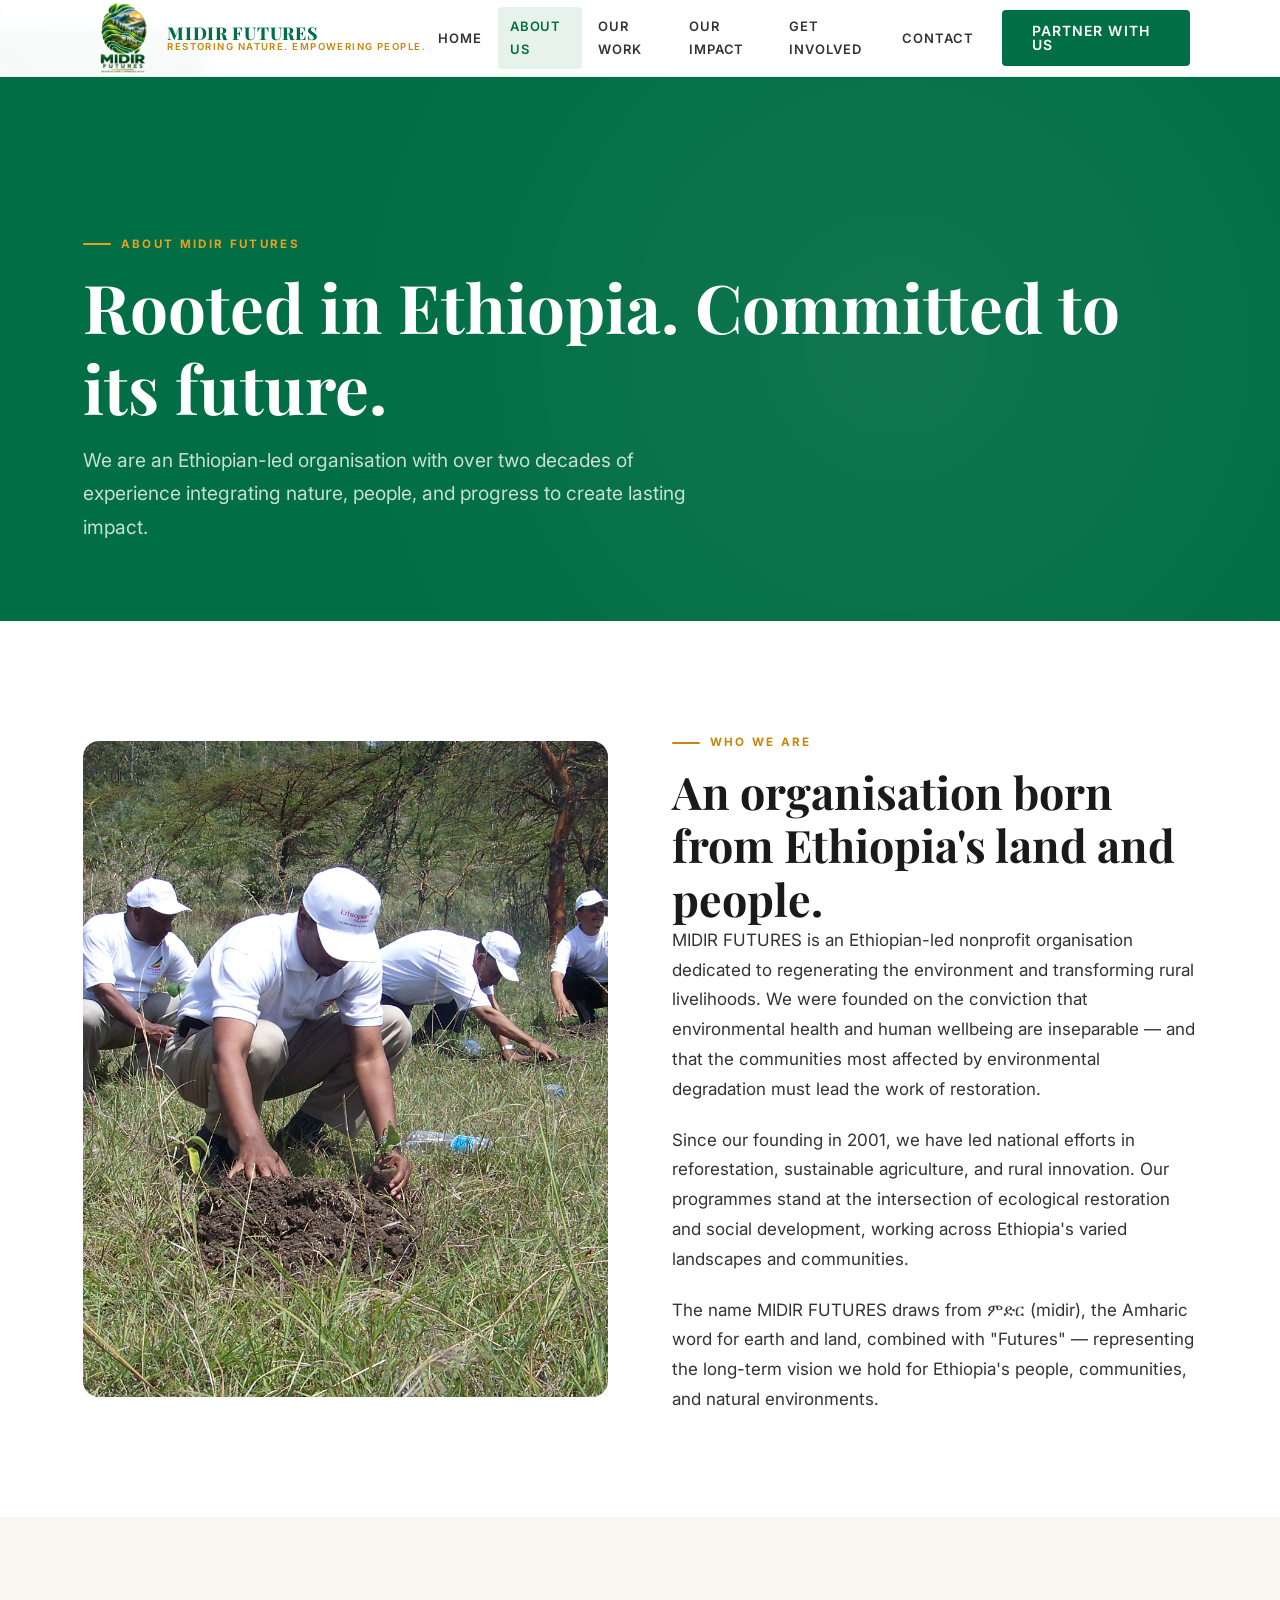
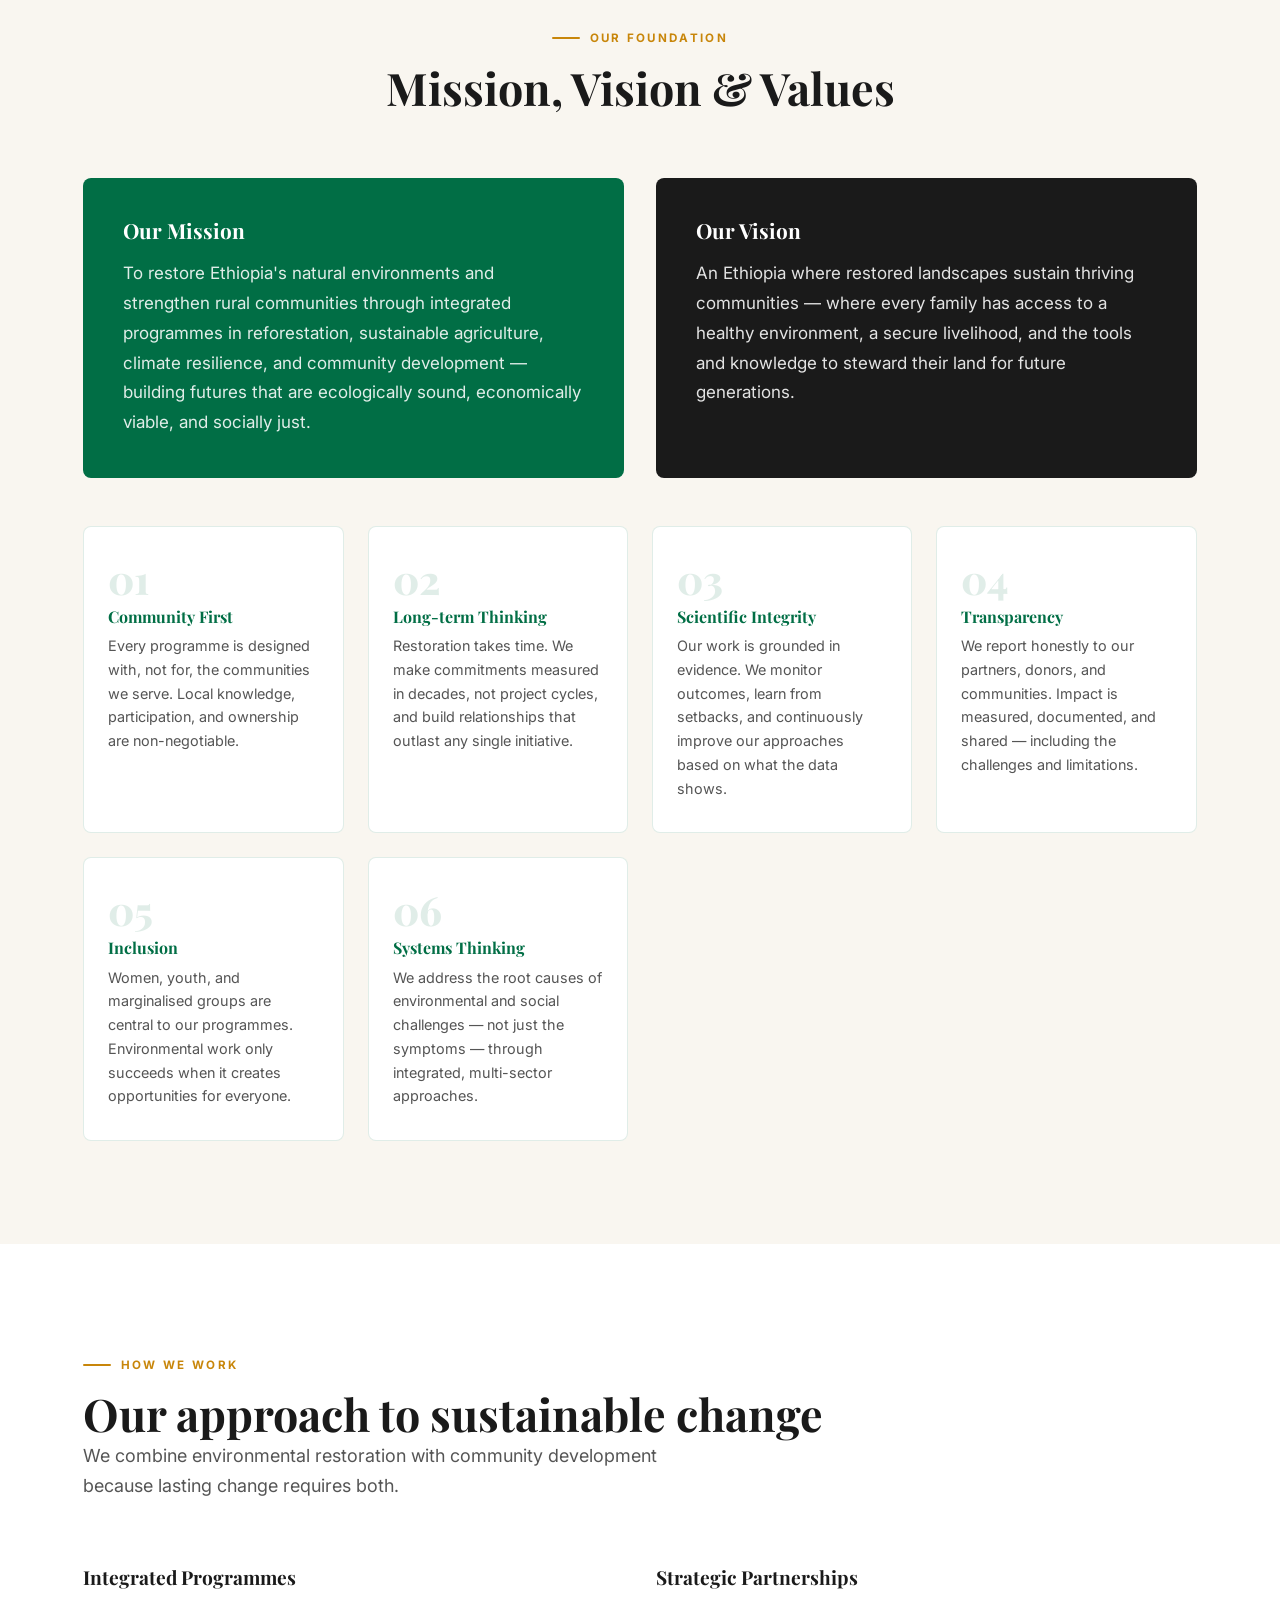
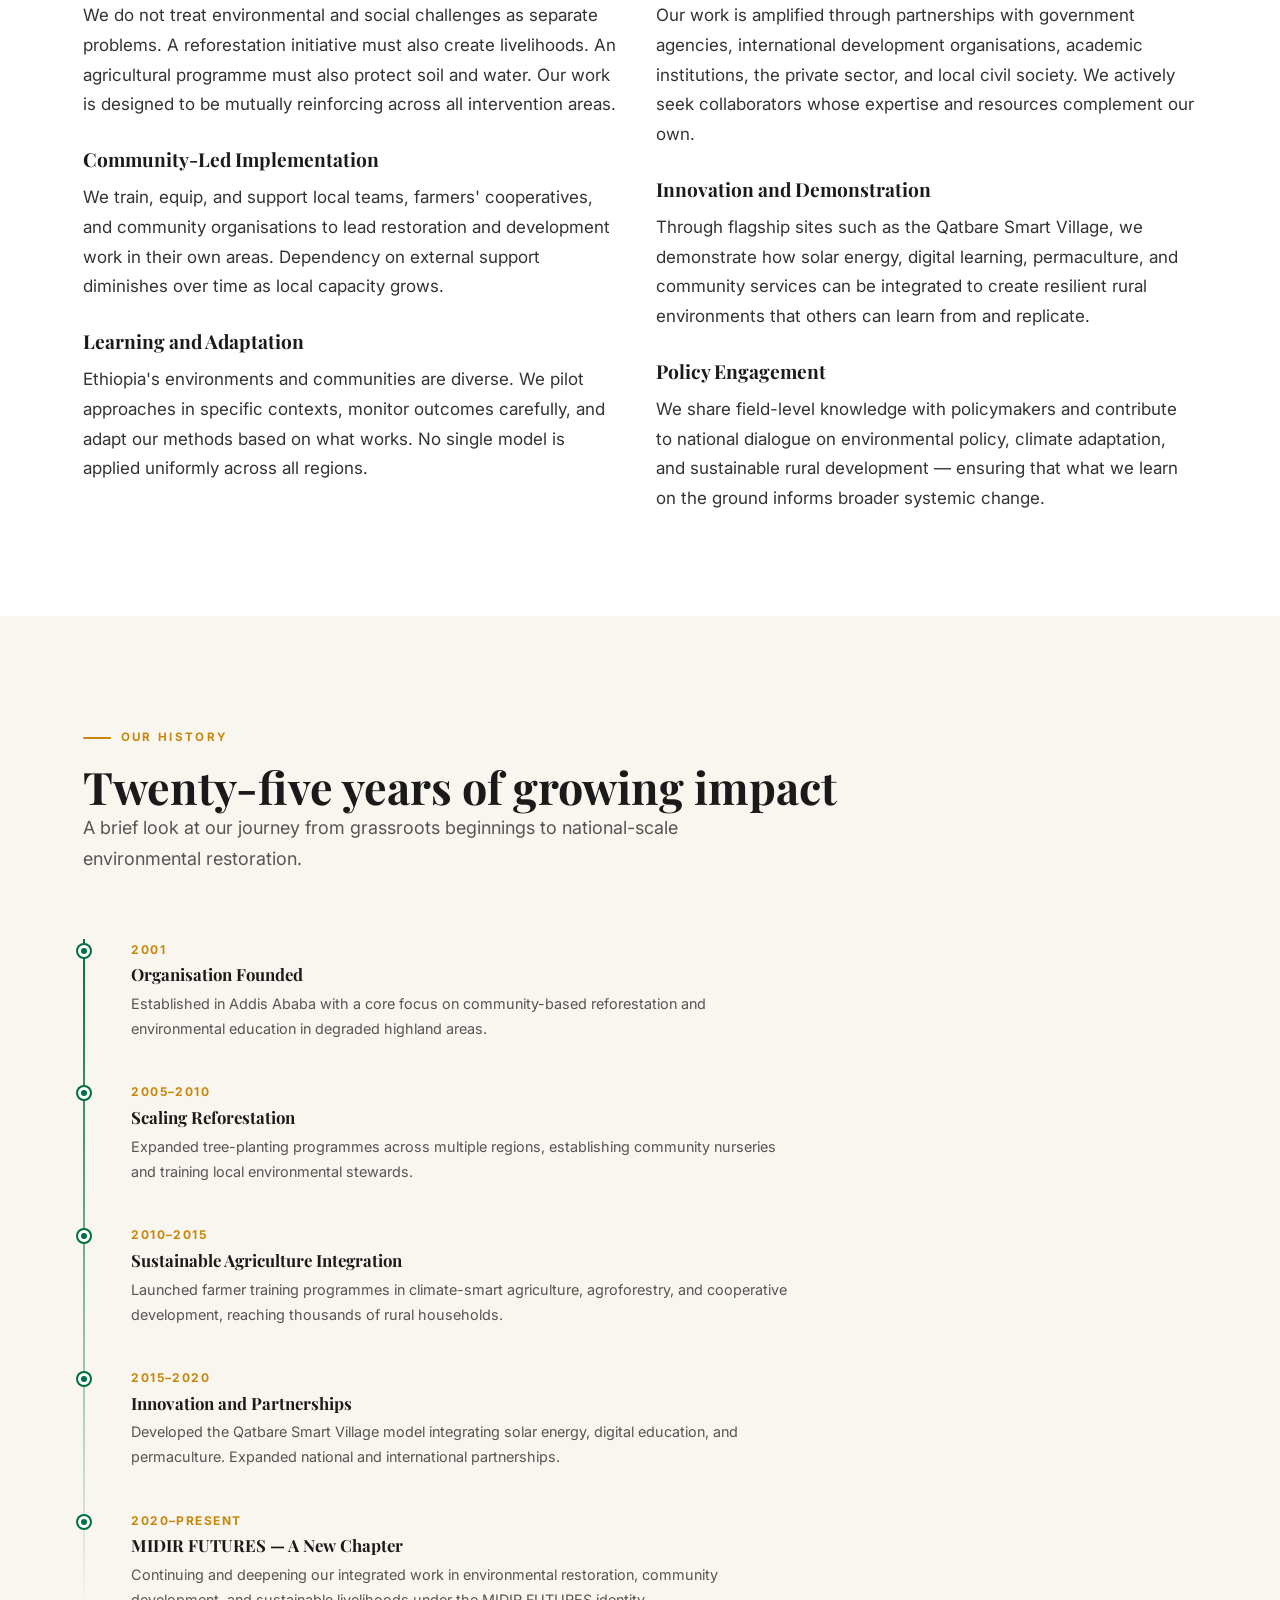
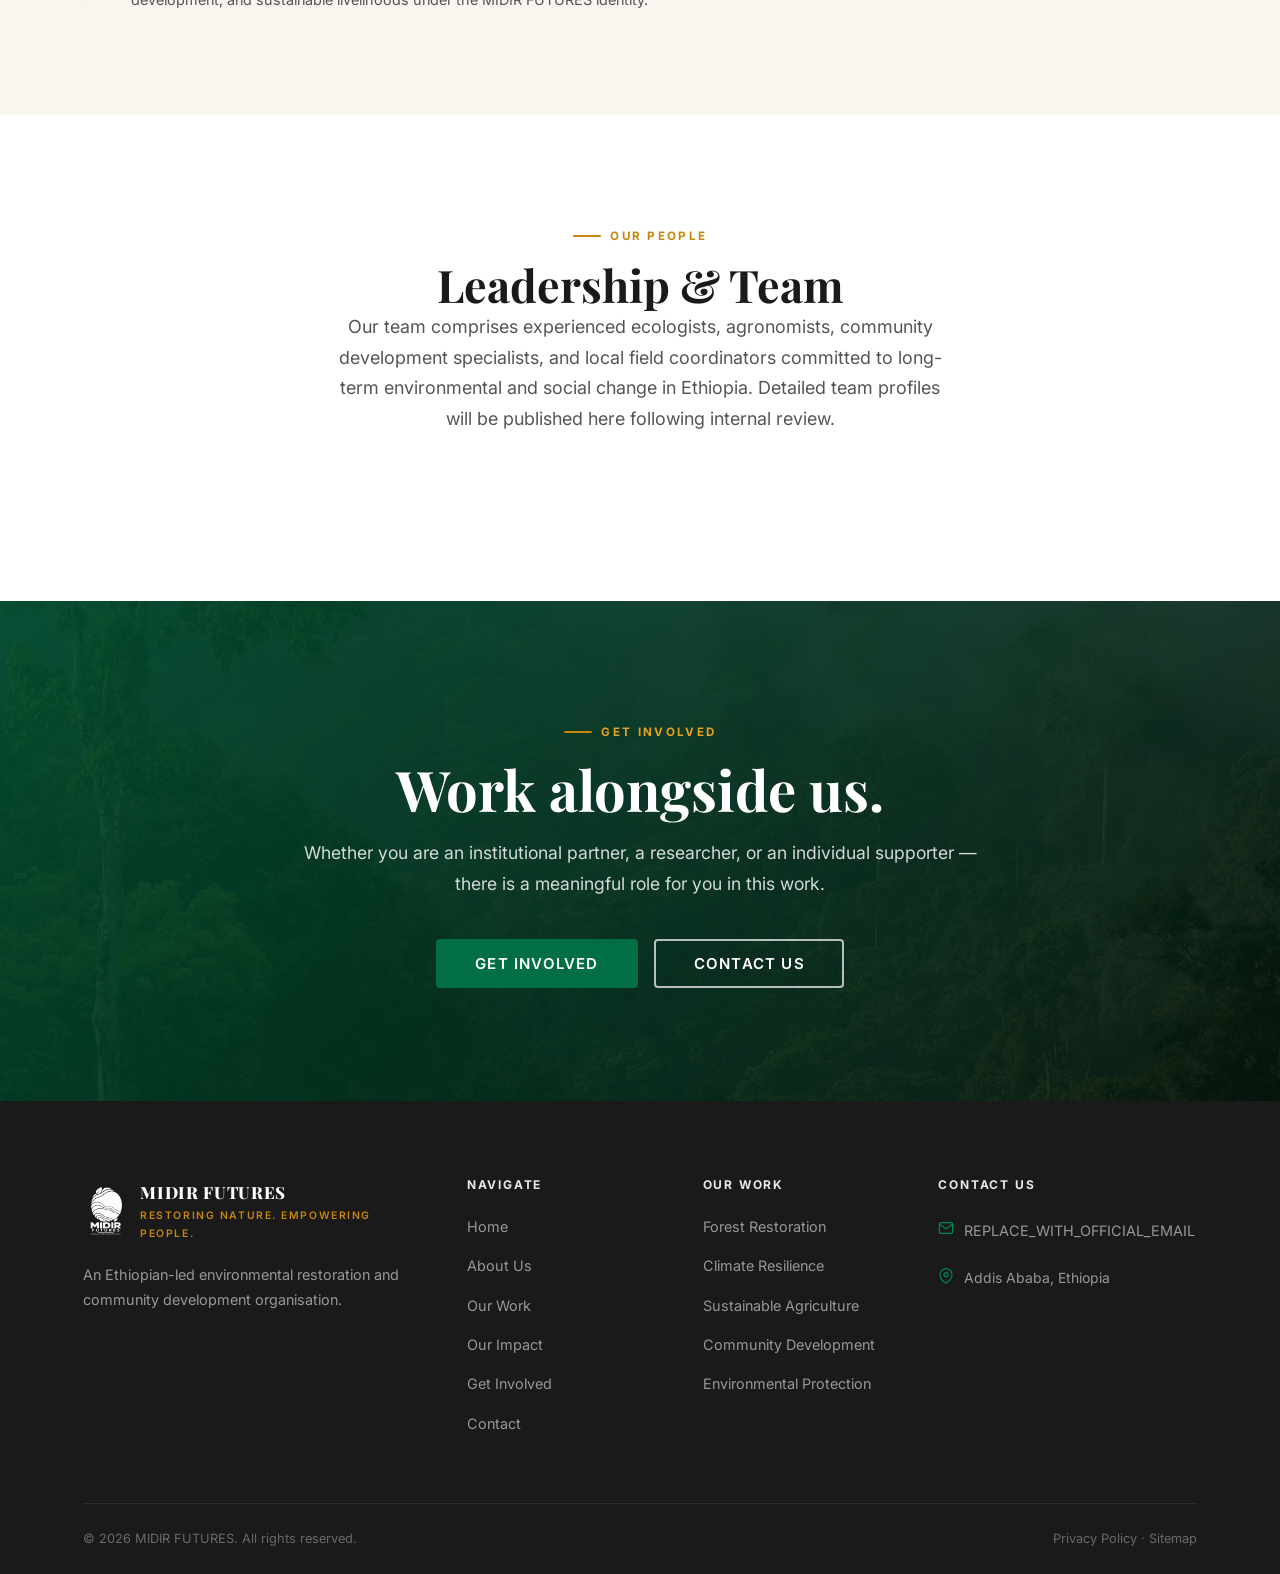
<file: about.html>
<!DOCTYPE html>
<html lang="en">
<head>
  <meta charset="UTF-8" />
  <meta name="viewport" content="width=device-width, initial-scale=1.0" />
  <title>About Us — MIDIR FUTURES</title>
  <meta name="description" content="Learn about MIDIR FUTURES — our mission, vision, values, history, and approach to environmental restoration and community development in Ethiopia." />
  <link rel="canonical" href="https://REPLACE_WITH_OFFICIAL_DOMAIN/about.html" />
  <meta property="og:title" content="About Us — MIDIR FUTURES" />
  <meta property="og:description" content="MIDIR FUTURES: Over 25 years restoring Ethiopia's landscapes and empowering communities." />
  <meta property="og:url" content="https://REPLACE_WITH_OFFICIAL_DOMAIN/about.html" />
  <link rel="preconnect" href="https://fonts.googleapis.com" />
  <link rel="preconnect" href="https://fonts.gstatic.com" crossorigin />
  <link href="https://fonts.googleapis.com/css2?family=Playfair+Display:ital,wght@0,700;0,800;0,900;1,700;1,800&family=Inter:wght@300;400;500;600;700&display=swap" rel="stylesheet" />
  <link rel="stylesheet" href="assets/css/style.css" />
  <link rel="stylesheet" href="assets/css/responsive.css" />
  <link rel="stylesheet" href="assets/css/animations.css" />
  <link rel="icon" type="image/png" href="assets/images/logo/logo.png" />
</head>
<body>

  <a class="skip-link" href="#main-content">Skip to main content</a>

  <header class="site-header" role="banner">
    <div class="nav-container">
      <a href="index.html" class="nav-logo" aria-label="MIDIR FUTURES — Home">
        <img src="assets/images/logo/logo.png" alt="MIDIR FUTURES logo" width="46" height="46" />
        <div class="nav-logo-text">
          <span class="nav-logo-name">MIDIR FUTURES</span>
          <span class="nav-logo-tagline">Restoring Nature. Empowering People.</span>
        </div>
      </a>
      <nav class="nav-menu" role="navigation" aria-label="Main navigation">
        <a href="index.html">Home</a>
        <a href="about.html" class="active">About Us</a>
        <a href="work.html">Our Work</a>
        <a href="impact.html">Our Impact</a>
        <a href="get-involved.html">Get Involved</a>
        <a href="contact.html">Contact</a>
      </nav>
      <a href="contact.html" class="btn btn--primary nav-cta">Partner With Us</a>
      <button class="nav-toggle" aria-expanded="false" aria-controls="mobile-nav" aria-label="Open navigation menu">
        <span></span><span></span><span></span>
      </button>
    </div>
  </header>

  <nav class="mobile-nav" id="mobile-nav" aria-label="Mobile navigation" role="navigation">
    <a href="index.html">Home</a>
    <a href="about.html" class="active">About Us</a>
    <a href="work.html">Our Work</a>
    <a href="impact.html">Our Impact</a>
    <a href="get-involved.html">Get Involved</a>
    <a href="contact.html">Contact</a>
    <div class="mobile-nav-cta"><a href="contact.html" class="btn btn--primary">Partner With Us</a></div>
  </nav>

  <main id="main-content">

    <!-- Page Hero -->
    <section class="page-hero">
      <div class="container">
        <span class="section-label">About MIDIR FUTURES</span>
        <h1>Rooted in Ethiopia. Committed to its future.</h1>
        <p class="page-hero__subtitle">We are an Ethiopian-led organisation with over two decades of experience integrating nature, people, and progress to create lasting impact.</p>
      </div>
    </section>

    <!-- Introduction -->
    <section class="section">
      <div class="container">
        <div class="mission-split">
          <div class="mission-split__image reveal">
            <img src="assets/images/restoration/restoration-2.jpg"
                 alt="Community members working at a tree nursery in Ethiopia"
                 loading="lazy" width="600" height="750" />
          </div>
          <div class="reveal reveal-delay-2">
            <span class="section-label">Who We Are</span>
            <h2>An organisation born from Ethiopia's land and people.</h2>
            <p>
              MIDIR FUTURES is an Ethiopian-led nonprofit organisation dedicated to regenerating the environment and transforming rural livelihoods. We were founded on the conviction that environmental health and human wellbeing are inseparable — and that the communities most affected by environmental degradation must lead the work of restoration.
            </p>
            <p>
              Since our founding in 2001, we have led national efforts in reforestation, sustainable agriculture, and rural innovation. Our programmes stand at the intersection of ecological restoration and social development, working across Ethiopia's varied landscapes and communities.
            </p>
            <p>
              The name MIDIR FUTURES draws from ምድር (midir), the Amharic word for earth and land, combined with "Futures" — representing the long-term vision we hold for Ethiopia's people, communities, and natural environments.
            </p>
          </div>
        </div>
      </div>
    </section>

    <!-- Mission, Vision, Values -->
    <section class="section section--ivory" aria-labelledby="mvv-heading">
      <div class="container">
        <div class="section-header section-header--center reveal">
          <span class="section-label">Our Foundation</span>
          <h2 id="mvv-heading">Mission, Vision &amp; Values</h2>
        </div>

        <div style="display:grid;grid-template-columns:1fr 1fr;gap:2rem;margin-bottom:3rem;" class="reveal">
          <div style="background:var(--color-forest);color:#fff;padding:2.5rem;border-radius:var(--radius-md);">
            <h3 style="color:#fff;margin-bottom:1rem;font-size:1.3rem;">Our Mission</h3>
            <p style="color:rgba(255,255,255,0.88);margin:0;line-height:1.75;">
              To restore Ethiopia's natural environments and strengthen rural communities through integrated programmes in reforestation, sustainable agriculture, climate resilience, and community development — building futures that are ecologically sound, economically viable, and socially just.
            </p>
          </div>
          <div style="background:var(--color-charcoal);color:#fff;padding:2.5rem;border-radius:var(--radius-md);">
            <h3 style="color:#fff;margin-bottom:1rem;font-size:1.3rem;">Our Vision</h3>
            <p style="color:rgba(255,255,255,0.88);margin:0;line-height:1.75;">
              An Ethiopia where restored landscapes sustain thriving communities — where every family has access to a healthy environment, a secure livelihood, and the tools and knowledge to steward their land for future generations.
            </p>
          </div>
        </div>

        <div class="values-grid reveal">
          <div class="value-card">
            <div class="value-card__num">01</div>
            <h4 class="value-card__title">Community First</h4>
            <p class="value-card__text">Every programme is designed with, not for, the communities we serve. Local knowledge, participation, and ownership are non-negotiable.</p>
          </div>
          <div class="value-card">
            <div class="value-card__num">02</div>
            <h4 class="value-card__title">Long-term Thinking</h4>
            <p class="value-card__text">Restoration takes time. We make commitments measured in decades, not project cycles, and build relationships that outlast any single initiative.</p>
          </div>
          <div class="value-card">
            <div class="value-card__num">03</div>
            <h4 class="value-card__title">Scientific Integrity</h4>
            <p class="value-card__text">Our work is grounded in evidence. We monitor outcomes, learn from setbacks, and continuously improve our approaches based on what the data shows.</p>
          </div>
          <div class="value-card">
            <div class="value-card__num">04</div>
            <h4 class="value-card__title">Transparency</h4>
            <p class="value-card__text">We report honestly to our partners, donors, and communities. Impact is measured, documented, and shared — including the challenges and limitations.</p>
          </div>
          <div class="value-card">
            <div class="value-card__num">05</div>
            <h4 class="value-card__title">Inclusion</h4>
            <p class="value-card__text">Women, youth, and marginalised groups are central to our programmes. Environmental work only succeeds when it creates opportunities for everyone.</p>
          </div>
          <div class="value-card">
            <div class="value-card__num">06</div>
            <h4 class="value-card__title">Systems Thinking</h4>
            <p class="value-card__text">We address the root causes of environmental and social challenges — not just the symptoms — through integrated, multi-sector approaches.</p>
          </div>
        </div>
      </div>
    </section>

    <!-- Our Approach -->
    <section class="section" aria-labelledby="approach-heading">
      <div class="container">
        <div class="section-header reveal">
          <span class="section-label">How We Work</span>
          <h2 id="approach-heading">Our approach to sustainable change</h2>
          <p class="section-subtitle">We combine environmental restoration with community development because lasting change requires both.</p>
        </div>

        <div style="display:grid;grid-template-columns:1fr 1fr;gap:2rem;" class="reveal">
          <div>
            <h3 style="font-size:1.2rem;margin-bottom:0.75rem;">Integrated Programmes</h3>
            <p>We do not treat environmental and social challenges as separate problems. A reforestation initiative must also create livelihoods. An agricultural programme must also protect soil and water. Our work is designed to be mutually reinforcing across all intervention areas.</p>

            <h3 style="font-size:1.2rem;margin-bottom:0.75rem;margin-top:1.75rem;">Community-Led Implementation</h3>
            <p>We train, equip, and support local teams, farmers' cooperatives, and community organisations to lead restoration and development work in their own areas. Dependency on external support diminishes over time as local capacity grows.</p>

            <h3 style="font-size:1.2rem;margin-bottom:0.75rem;margin-top:1.75rem;">Learning and Adaptation</h3>
            <p>Ethiopia's environments and communities are diverse. We pilot approaches in specific contexts, monitor outcomes carefully, and adapt our methods based on what works. No single model is applied uniformly across all regions.</p>
          </div>
          <div>
            <h3 style="font-size:1.2rem;margin-bottom:0.75rem;">Strategic Partnerships</h3>
            <p>Our work is amplified through partnerships with government agencies, international development organisations, academic institutions, the private sector, and local civil society. We actively seek collaborators whose expertise and resources complement our own.</p>

            <h3 style="font-size:1.2rem;margin-bottom:0.75rem;margin-top:1.75rem;">Innovation and Demonstration</h3>
            <p>Through flagship sites such as the Qatbare Smart Village, we demonstrate how solar energy, digital learning, permaculture, and community services can be integrated to create resilient rural environments that others can learn from and replicate.</p>

            <h3 style="font-size:1.2rem;margin-bottom:0.75rem;margin-top:1.75rem;">Policy Engagement</h3>
            <p>We share field-level knowledge with policymakers and contribute to national dialogue on environmental policy, climate adaptation, and sustainable rural development — ensuring that what we learn on the ground informs broader systemic change.</p>
          </div>
        </div>
      </div>
    </section>

    <!-- History Timeline -->
    <section class="section section--ivory" aria-labelledby="history-heading">
      <div class="container">
        <div class="section-header reveal">
          <span class="section-label">Our History</span>
          <h2 id="history-heading">Twenty-five years of growing impact</h2>
          <p class="section-subtitle">A brief look at our journey from grassroots beginnings to national-scale environmental restoration.</p>
        </div>

        <div style="max-width:720px;" class="reveal">
          <div class="timeline">
            <div class="timeline-item">
              <div class="timeline-item__year">2001</div>
              <h4>Organisation Founded</h4>
              <p>Established in Addis Ababa with a core focus on community-based reforestation and environmental education in degraded highland areas.</p>
            </div>
            <div class="timeline-item">
              <div class="timeline-item__year">2005–2010</div>
              <h4>Scaling Reforestation</h4>
              <p>Expanded tree-planting programmes across multiple regions, establishing community nurseries and training local environmental stewards.</p>
            </div>
            <div class="timeline-item">
              <div class="timeline-item__year">2010–2015</div>
              <h4>Sustainable Agriculture Integration</h4>
              <p>Launched farmer training programmes in climate-smart agriculture, agroforestry, and cooperative development, reaching thousands of rural households.</p>
            </div>
            <div class="timeline-item">
              <div class="timeline-item__year">2015–2020</div>
              <h4>Innovation and Partnerships</h4>
              <p>Developed the Qatbare Smart Village model integrating solar energy, digital education, and permaculture. Expanded national and international partnerships.</p>
            </div>
            <div class="timeline-item">
              <div class="timeline-item__year">2020–Present</div>
              <h4>MIDIR FUTURES — A New Chapter</h4>
              <p>Continuing and deepening our integrated work in environmental restoration, community development, and sustainable livelihoods under the MIDIR FUTURES identity.</p>
            </div>
          </div>
        </div>
      </div>
    </section>

    <!-- Team placeholder -->
    <section class="section" aria-labelledby="team-heading">
      <div class="container">
        <div class="section-header section-header--center reveal">
          <span class="section-label">Our People</span>
          <h2 id="team-heading">Leadership &amp; Team</h2>
          <p class="section-subtitle">
            <!-- PLACEHOLDER: Insert approved team profiles and photographs here once confirmed. -->
            Our team comprises experienced ecologists, agronomists, community development specialists, and local field coordinators committed to long-term environmental and social change in Ethiopia. Detailed team profiles will be published here following internal review.
          </p>
        </div>
      </div>
    </section>

    <!-- CTA -->
    <section class="final-cta" aria-labelledby="about-cta">
      <div class="final-cta__bg" style="background-image:url('assets/images/hero/hero-1.jpg');" role="img" aria-label="Community restoration activity in Ethiopia"></div>
      <div class="final-cta__overlay" aria-hidden="true"></div>
      <div class="final-cta__content reveal">
        <span class="section-label" style="color:var(--color-gold-lt);justify-content:center;">Get Involved</span>
        <h2 id="about-cta">Work alongside us.</h2>
        <p>Whether you are an institutional partner, a researcher, or an individual supporter — there is a meaningful role for you in this work.</p>
        <div class="final-cta__actions">
          <a href="get-involved.html" class="btn btn--primary btn--lg">Get Involved</a>
          <a href="contact.html" class="btn btn--outline btn--lg">Contact Us</a>
        </div>
      </div>
    </section>

  </main>

  <footer class="site-footer" role="contentinfo">
    <div class="container">
      <div class="footer-grid">
        <div class="footer-brand">
          <a href="index.html" class="footer-brand__logo" aria-label="MIDIR FUTURES — Home">
            <img src="assets/images/logo/logo.png" alt="MIDIR FUTURES logo" width="48" height="48" loading="lazy" />
            <div><div class="footer-brand__name">MIDIR FUTURES</div><div class="footer-brand__tagline">Restoring Nature. Empowering People.</div></div>
          </a>
          <p class="footer-brand__desc">An Ethiopian-led environmental restoration and community development organisation.</p>
          <div class="footer-socials">
            <a href="#" data-config="social-facebook" aria-label="Facebook"><svg viewBox="0 0 24 24"><path d="M18 2h-3a5 5 0 0 0-5 5v3H7v4h3v8h4v-8h3l1-4h-4V7a1 1 0 0 1 1-1h3z"/></svg></a>
            <a href="#" data-config="social-twitter" aria-label="Twitter"><svg viewBox="0 0 24 24"><path d="M23 3a10.9 10.9 0 0 1-3.14 1.53 4.48 4.48 0 0 0-7.86 3v1A10.66 10.66 0 0 1 3 4s-4 9 5 13a11.64 11.64 0 0 1-7 2c9 5 20 0 20-11.5a4.5 4.5 0 0 0-.08-.83A7.72 7.72 0 0 0 23 3z"/></svg></a>
            <a href="#" data-config="social-linkedin" aria-label="LinkedIn"><svg viewBox="0 0 24 24"><path d="M16 8a6 6 0 0 1 6 6v7h-4v-7a2 2 0 0 0-2-2 2 2 0 0 0-2 2v7h-4v-7a6 6 0 0 1 6-6z"/><rect x="2" y="9" width="4" height="12"/><circle cx="4" cy="4" r="2"/></svg></a>
            <a href="#" data-config="social-instagram" aria-label="Instagram"><svg viewBox="0 0 24 24"><rect x="2" y="2" width="20" height="20" rx="5" ry="5"/><path d="M16 11.37A4 4 0 1 1 12.63 8 4 4 0 0 1 16 11.37z"/><line x1="17.5" y1="6.5" x2="17.51" y2="6.5"/></svg></a>
          </div>
        </div>
        <div class="footer-col"><h4>Navigate</h4><ul><li><a href="index.html">Home</a></li><li><a href="about.html">About Us</a></li><li><a href="work.html">Our Work</a></li><li><a href="impact.html">Our Impact</a></li><li><a href="get-involved.html">Get Involved</a></li><li><a href="contact.html">Contact</a></li></ul></div>
        <div class="footer-col"><h4>Our Work</h4><ul><li><a href="work.html#forest-restoration">Forest Restoration</a></li><li><a href="work.html#climate-resilience">Climate Resilience</a></li><li><a href="work.html#sustainable-agriculture">Sustainable Agriculture</a></li><li><a href="work.html#community-development">Community Development</a></li><li><a href="work.html#environmental-protection">Environmental Protection</a></li></ul></div>
        <div class="footer-col"><h4>Contact Us</h4><ul class="footer-contact"><li><svg viewBox="0 0 24 24"><path d="M4 4h16c1.1 0 2 .9 2 2v12c0 1.1-.9 2-2 2H4c-1.1 0-2-.9-2-2V6c0-1.1.9-2 2-2z"/><polyline points="22,6 12,13 2,6"/></svg><span><a href="mailto:REPLACE_WITH_OFFICIAL_EMAIL" data-config="email">REPLACE_WITH_OFFICIAL_EMAIL</a></span></li><li><svg viewBox="0 0 24 24"><path d="M21 10c0 7-9 13-9 13s-9-6-9-13a9 9 0 0 1 18 0z"/><circle cx="12" cy="10" r="3"/></svg><span data-config="address">Addis Ababa, Ethiopia</span></li></ul></div>
      </div>
      <div class="footer-bottom"><p>&copy; <span id="footer-year"></span> MIDIR FUTURES. All rights reserved.</p><p><a href="contact.html">Privacy Policy</a> &middot; <a href="sitemap.xml">Sitemap</a></p></div>
    </div>
  </footer>

  <script src="assets/js/site-config.js"></script>
  <script src="assets/js/navigation.js"></script>
  <script src="assets/js/main.js"></script>
  <script>document.getElementById('footer-year').textContent = new Date().getFullYear();</script>
</body>
</html>
</file>
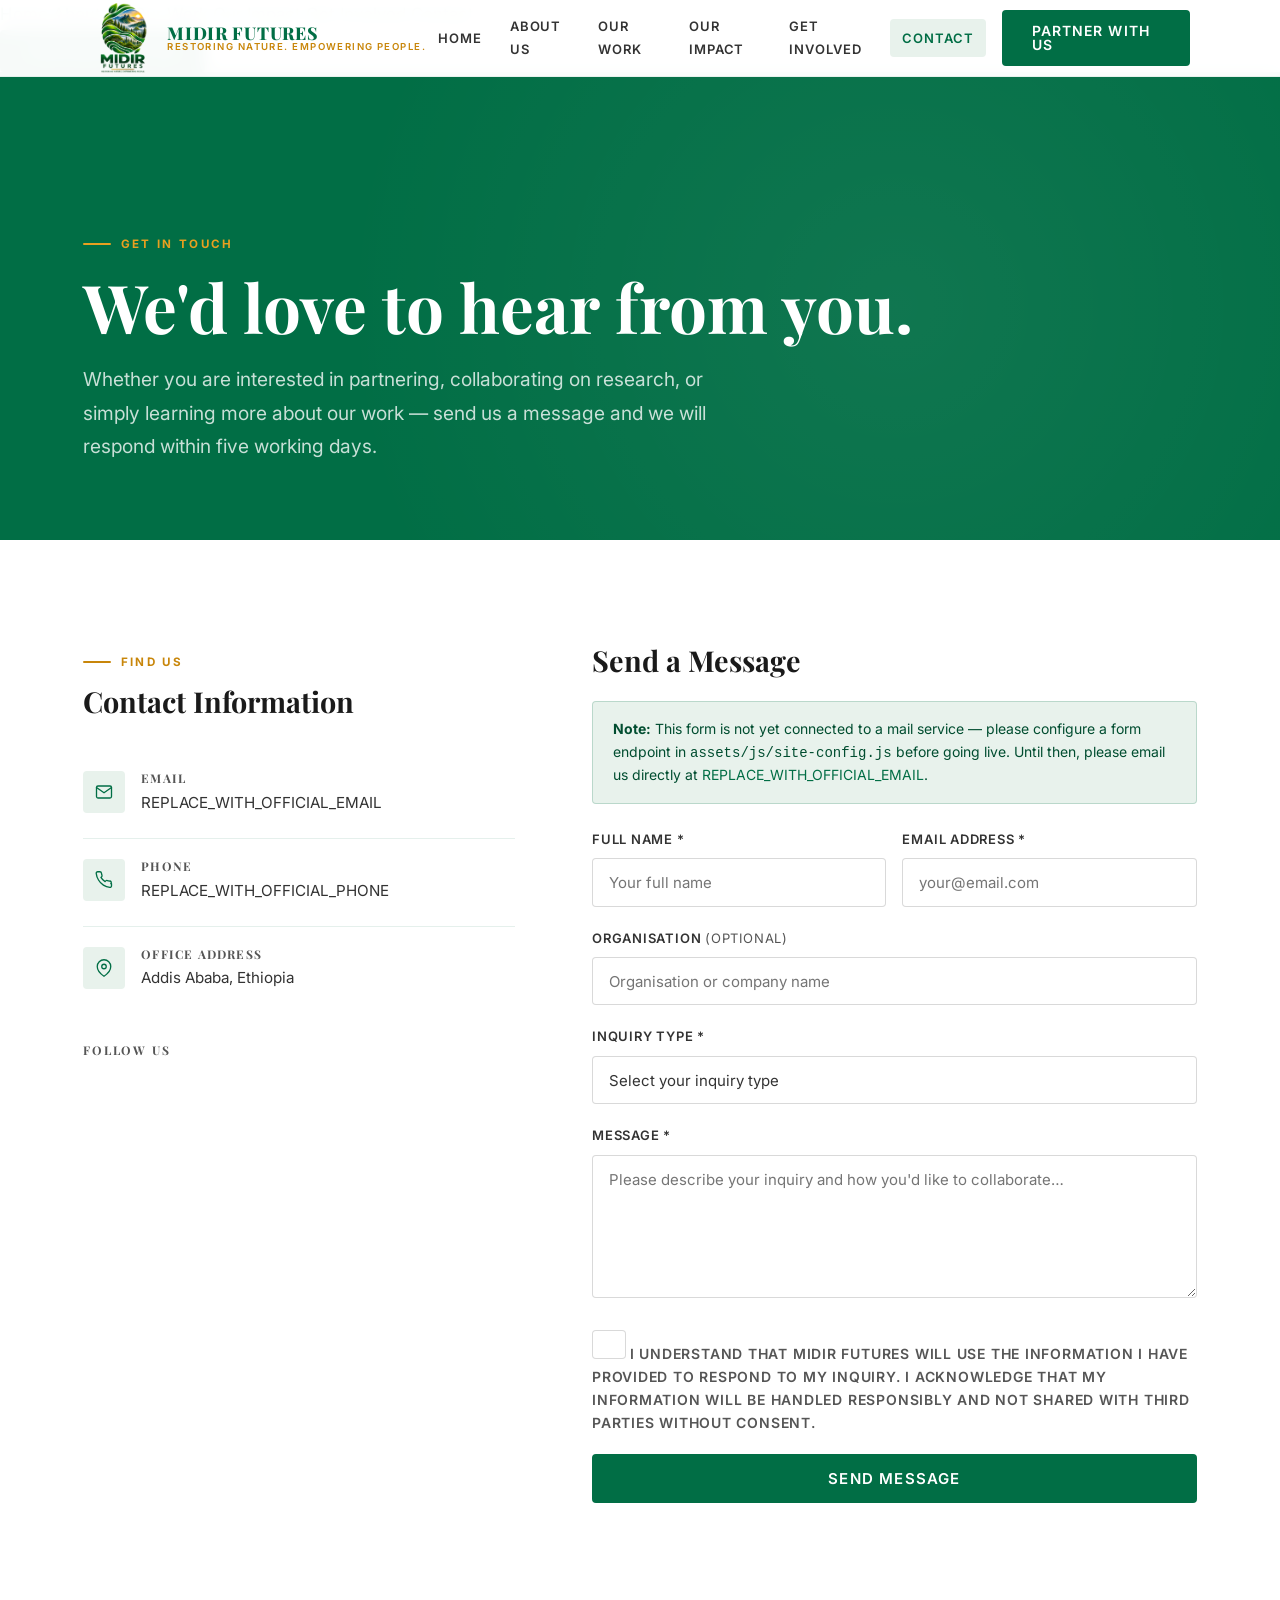
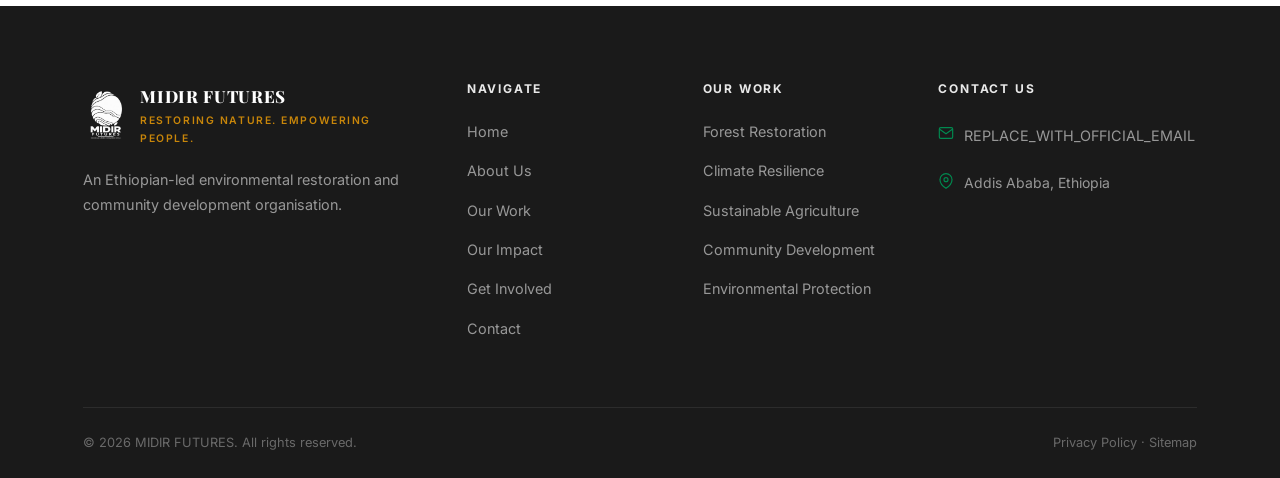
<file: contact.html>
<!DOCTYPE html>
<html lang="en">
<head>
  <meta charset="UTF-8" />
  <meta name="viewport" content="width=device-width, initial-scale=1.0" />
  <title>Contact Us — MIDIR FUTURES</title>
  <meta name="description" content="Contact MIDIR FUTURES to discuss partnerships, collaborations, or to learn more about our environmental restoration and community development work in Ethiopia." />
  <link rel="canonical" href="https://REPLACE_WITH_OFFICIAL_DOMAIN/contact.html" />
  <meta property="og:title" content="Contact Us — MIDIR FUTURES" />
  <meta property="og:description" content="Get in touch with MIDIR FUTURES to discuss partnerships and collaboration opportunities in Ethiopia." />
  <meta property="og:url" content="https://REPLACE_WITH_OFFICIAL_DOMAIN/contact.html" />
  <link rel="preconnect" href="https://fonts.googleapis.com" />
  <link rel="preconnect" href="https://fonts.gstatic.com" crossorigin />
  <link href="https://fonts.googleapis.com/css2?family=Playfair+Display:ital,wght@0,700;0,800;0,900;1,700;1,800&family=Inter:wght@300;400;500;600;700&display=swap" rel="stylesheet" />
  <link rel="stylesheet" href="assets/css/style.css" />
  <link rel="stylesheet" href="assets/css/responsive.css" />
  <link rel="stylesheet" href="assets/css/animations.css" />
  <link rel="icon" type="image/png" href="assets/images/logo/logo.png" />
</head>
<body>

  <a class="skip-link" href="#main-content">Skip to main content</a>

  <header class="site-header" role="banner">
    <div class="nav-container">
      <a href="index.html" class="nav-logo" aria-label="MIDIR FUTURES — Home">
        <img src="assets/images/logo/logo.png" alt="MIDIR FUTURES logo" width="46" height="46" />
        <div class="nav-logo-text">
          <span class="nav-logo-name">MIDIR FUTURES</span>
          <span class="nav-logo-tagline">Restoring Nature. Empowering People.</span>
        </div>
      </a>
      <nav class="nav-menu" role="navigation" aria-label="Main navigation">
        <a href="index.html">Home</a>
        <a href="about.html">About Us</a>
        <a href="work.html">Our Work</a>
        <a href="impact.html">Our Impact</a>
        <a href="get-involved.html">Get Involved</a>
        <a href="contact.html" class="active">Contact</a>
      </nav>
      <a href="contact.html" class="btn btn--primary nav-cta">Partner With Us</a>
      <button class="nav-toggle" aria-expanded="false" aria-controls="mobile-nav" aria-label="Open navigation menu"><span></span><span></span><span></span></button>
    </div>
  </header>

  <nav class="mobile-nav" id="mobile-nav" aria-label="Mobile navigation" role="navigation">
    <a href="index.html">Home</a>
    <a href="about.html">About Us</a>
    <a href="work.html">Our Work</a>
    <a href="impact.html">Our Impact</a>
    <a href="get-involved.html">Get Involved</a>
    <a href="contact.html" class="active">Contact</a>
    <div class="mobile-nav-cta"><a href="contact.html" class="btn btn--primary">Partner With Us</a></div>
  </nav>

  <main id="main-content">

    <!-- Page Hero -->
    <section class="page-hero">
      <div class="container">
        <span class="section-label">Get in Touch</span>
        <h1>We'd love to hear from you.</h1>
        <p class="page-hero__subtitle">Whether you are interested in partnering, collaborating on research, or simply learning more about our work — send us a message and we will respond within five working days.</p>
      </div>
    </section>

    <!-- Contact Layout -->
    <section class="section">
      <div class="container">
        <div class="contact-layout">

          <!-- Contact Info -->
          <div class="reveal">
            <span class="section-label">Find Us</span>
            <h2 style="font-size:1.8rem;margin-bottom:2rem;">Contact Information</h2>

            <ul style="list-style:none;padding:0;margin:0;">

              <li class="contact-info-item">
                <div class="contact-info-item__icon" aria-hidden="true">
                  <svg viewBox="0 0 24 24"><path d="M4 4h16c1.1 0 2 .9 2 2v12c0 1.1-.9 2-2 2H4c-1.1 0-2-.9-2-2V6c0-1.1.9-2 2-2z"/><polyline points="22,6 12,13 2,6"/></svg>
                </div>
                <div>
                  <h4>Email</h4>
                  <a href="mailto:REPLACE_WITH_OFFICIAL_EMAIL" data-config="email">REPLACE_WITH_OFFICIAL_EMAIL</a>
                </div>
              </li>

              <li class="contact-info-item">
                <div class="contact-info-item__icon" aria-hidden="true">
                  <svg viewBox="0 0 24 24"><path d="M22 16.92v3a2 2 0 0 1-2.18 2 19.79 19.79 0 0 1-8.63-3.07A19.5 19.5 0 0 1 4.69 12 19.79 19.79 0 0 1 1.61 3.22 2 2 0 0 1 3.59 1h3a2 2 0 0 1 2 1.72c.127.96.361 1.903.7 2.81a2 2 0 0 1-.45 2.11L7.91 8.54a16 16 0 0 0 5.55 5.55l.91-.91a2 2 0 0 1 2.11-.45c.907.339 1.85.573 2.81.7A2 2 0 0 1 21 16.92z"/></svg>
                </div>
                <div>
                  <h4>Phone</h4>
                  <a href="tel:REPLACE_WITH_OFFICIAL_PHONE" data-config="phone1">REPLACE_WITH_OFFICIAL_PHONE</a>
                </div>
              </li>

              <li class="contact-info-item">
                <div class="contact-info-item__icon" aria-hidden="true">
                  <svg viewBox="0 0 24 24"><path d="M21 10c0 7-9 13-9 13s-9-6-9-13a9 9 0 0 1 18 0z"/><circle cx="12" cy="10" r="3"/></svg>
                </div>
                <div>
                  <h4>Office Address</h4>
                  <p data-config="address">Addis Ababa, Ethiopia<br />
                  <!-- PLACEHOLDER: Replace with approved full office address --></p>
                </div>
              </li>

            </ul>

            <div style="margin-top:2rem;">
              <h4 style="font-size:0.75rem;font-weight:700;letter-spacing:0.15em;text-transform:uppercase;color:var(--color-charcoal-lt);margin-bottom:1rem;">Follow Us</h4>
              <div class="footer-socials" style="gap:0.75rem;">
                <a href="#" data-config="social-facebook" aria-label="Follow MIDIR FUTURES on Facebook" style="color:var(--color-charcoal-lt);border-color:rgba(0,0,0,0.12);">
                  <svg viewBox="0 0 24 24"><path d="M18 2h-3a5 5 0 0 0-5 5v3H7v4h3v8h4v-8h3l1-4h-4V7a1 1 0 0 1 1-1h3z"/></svg>
                </a>
                <a href="#" data-config="social-twitter" aria-label="Follow MIDIR FUTURES on X" style="color:var(--color-charcoal-lt);border-color:rgba(0,0,0,0.12);">
                  <svg viewBox="0 0 24 24"><path d="M23 3a10.9 10.9 0 0 1-3.14 1.53 4.48 4.48 0 0 0-7.86 3v1A10.66 10.66 0 0 1 3 4s-4 9 5 13a11.64 11.64 0 0 1-7 2c9 5 20 0 20-11.5a4.5 4.5 0 0 0-.08-.83A7.72 7.72 0 0 0 23 3z"/></svg>
                </a>
                <a href="#" data-config="social-linkedin" aria-label="Follow MIDIR FUTURES on LinkedIn" style="color:var(--color-charcoal-lt);border-color:rgba(0,0,0,0.12);">
                  <svg viewBox="0 0 24 24"><path d="M16 8a6 6 0 0 1 6 6v7h-4v-7a2 2 0 0 0-2-2 2 2 0 0 0-2 2v7h-4v-7a6 6 0 0 1 6-6z"/><rect x="2" y="9" width="4" height="12"/><circle cx="4" cy="4" r="2"/></svg>
                </a>
                <a href="#" data-config="social-instagram" aria-label="Follow MIDIR FUTURES on Instagram" style="color:var(--color-charcoal-lt);border-color:rgba(0,0,0,0.12);">
                  <svg viewBox="0 0 24 24"><rect x="2" y="2" width="20" height="20" rx="5" ry="5"/><path d="M16 11.37A4 4 0 1 1 12.63 8 4 4 0 0 1 16 11.37z"/><line x1="17.5" y1="6.5" x2="17.51" y2="6.5"/></svg>
                </a>
              </div>
            </div>
          </div>

          <!-- Contact Form -->
          <div class="reveal reveal-delay-2">
            <h2 style="font-size:1.8rem;margin-bottom:1.5rem;">Send a Message</h2>

            <!-- Honest notice: form not yet connected to backend -->
            <div class="form-notice" role="note" id="form-backend-notice">
              <strong>Note:</strong> This form is not yet connected to a mail service — please configure a form endpoint in <code>assets/js/site-config.js</code> before going live. Until then, please email us directly at <a href="mailto:REPLACE_WITH_OFFICIAL_EMAIL" data-config="email">REPLACE_WITH_OFFICIAL_EMAIL</a>.
            </div>

            <div id="form-success" class="form-success" role="alert" tabindex="-1"></div>
            <div id="form-error-banner" class="form-error-banner" role="alert" tabindex="-1"></div>

            <form id="contact-form" novalidate aria-label="Contact MIDIR FUTURES">
              <div class="form-row">
                <div class="form-group">
                  <label for="name">Full Name <span aria-hidden="true">*</span></label>
                  <input type="text" id="name" name="name" autocomplete="name" required aria-required="true" placeholder="Your full name" />
                  <span class="form-error-msg" id="name-error" role="alert"></span>
                </div>
                <div class="form-group">
                  <label for="email">Email Address <span aria-hidden="true">*</span></label>
                  <input type="email" id="email" name="email" autocomplete="email" required aria-required="true" placeholder="your@email.com" />
                  <span class="form-error-msg" id="email-error" role="alert"></span>
                </div>
              </div>

              <div class="form-group">
                <label for="organisation">Organisation <span style="font-weight:400;color:var(--color-charcoal-lt);">(optional)</span></label>
                <input type="text" id="organisation" name="organisation" autocomplete="organization" placeholder="Organisation or company name" />
              </div>

              <div class="form-group">
                <label for="inquiry-type">Inquiry Type <span aria-hidden="true">*</span></label>
                <select id="inquiry-type" name="inquiry_type" required aria-required="true">
                  <option value="" disabled selected>Select your inquiry type</option>
                  <option value="institutional-partnership">Institutional Partnership</option>
                  <option value="corporate-partnership">Corporate Partnership</option>
                  <option value="environmental-collaboration">Environmental Collaboration</option>
                  <option value="technical-collaboration">Technical Collaboration</option>
                  <option value="individual-support">Individual Support / Volunteering</option>
                  <option value="media">Media Inquiry</option>
                  <option value="research">Research Collaboration</option>
                  <option value="general">General Inquiry</option>
                </select>
                <span class="form-error-msg" id="inquiry-type-error" role="alert"></span>
              </div>

              <div class="form-group">
                <label for="message">Message <span aria-hidden="true">*</span></label>
                <textarea id="message" name="message" rows="6" required aria-required="true" placeholder="Please describe your inquiry and how you'd like to collaborate…"></textarea>
                <span class="form-error-msg" id="message-error" role="alert"></span>
              </div>

              <div class="form-group">
                <label class="form-checkbox">
                  <input type="checkbox" id="privacy" name="privacy" required aria-required="true" />
                  <span>I understand that MIDIR FUTURES will use the information I have provided to respond to my inquiry. I acknowledge that my information will be handled responsibly and not shared with third parties without consent.</span>
                </label>
                <span class="form-error-msg" id="privacy-error" role="alert"></span>
              </div>

              <button type="submit" class="btn btn--primary btn--lg" style="width:100%;justify-content:center;">Send Message</button>
            </form>
          </div>

        </div>
      </div>
    </section>

  </main>

  <footer class="site-footer" role="contentinfo">
    <div class="container">
      <div class="footer-grid">
        <div class="footer-brand">
          <a href="index.html" class="footer-brand__logo"><img src="assets/images/logo/logo.png" alt="MIDIR FUTURES logo" width="48" height="48" loading="lazy" /><div><div class="footer-brand__name">MIDIR FUTURES</div><div class="footer-brand__tagline">Restoring Nature. Empowering People.</div></div></a>
          <p class="footer-brand__desc">An Ethiopian-led environmental restoration and community development organisation.</p>
          <div class="footer-socials">
            <a href="#" data-config="social-facebook" aria-label="Facebook"><svg viewBox="0 0 24 24"><path d="M18 2h-3a5 5 0 0 0-5 5v3H7v4h3v8h4v-8h3l1-4h-4V7a1 1 0 0 1 1-1h3z"/></svg></a>
            <a href="#" data-config="social-linkedin" aria-label="LinkedIn"><svg viewBox="0 0 24 24"><path d="M16 8a6 6 0 0 1 6 6v7h-4v-7a2 2 0 0 0-2-2 2 2 0 0 0-2 2v7h-4v-7a6 6 0 0 1 6-6z"/><rect x="2" y="9" width="4" height="12"/><circle cx="4" cy="4" r="2"/></svg></a>
            <a href="#" data-config="social-instagram" aria-label="Instagram"><svg viewBox="0 0 24 24"><rect x="2" y="2" width="20" height="20" rx="5" ry="5"/><path d="M16 11.37A4 4 0 1 1 12.63 8 4 4 0 0 1 16 11.37z"/><line x1="17.5" y1="6.5" x2="17.51" y2="6.5"/></svg></a>
          </div>
        </div>
        <div class="footer-col"><h4>Navigate</h4><ul><li><a href="index.html">Home</a></li><li><a href="about.html">About Us</a></li><li><a href="work.html">Our Work</a></li><li><a href="impact.html">Our Impact</a></li><li><a href="get-involved.html">Get Involved</a></li><li><a href="contact.html">Contact</a></li></ul></div>
        <div class="footer-col"><h4>Our Work</h4><ul><li><a href="work.html#forest-restoration">Forest Restoration</a></li><li><a href="work.html#climate-resilience">Climate Resilience</a></li><li><a href="work.html#sustainable-agriculture">Sustainable Agriculture</a></li><li><a href="work.html#community-development">Community Development</a></li><li><a href="work.html#environmental-protection">Environmental Protection</a></li></ul></div>
        <div class="footer-col"><h4>Contact Us</h4><ul class="footer-contact"><li><svg viewBox="0 0 24 24"><path d="M4 4h16c1.1 0 2 .9 2 2v12c0 1.1-.9 2-2 2H4c-1.1 0-2-.9-2-2V6c0-1.1.9-2 2-2z"/><polyline points="22,6 12,13 2,6"/></svg><span><a href="mailto:REPLACE_WITH_OFFICIAL_EMAIL" data-config="email">REPLACE_WITH_OFFICIAL_EMAIL</a></span></li><li><svg viewBox="0 0 24 24"><path d="M21 10c0 7-9 13-9 13s-9-6-9-13a9 9 0 0 1 18 0z"/><circle cx="12" cy="10" r="3"/></svg><span data-config="address">Addis Ababa, Ethiopia</span></li></ul></div>
      </div>
      <div class="footer-bottom"><p>&copy; <span id="footer-year"></span> MIDIR FUTURES. All rights reserved.</p><p><a href="contact.html">Privacy Policy</a> &middot; <a href="sitemap.xml">Sitemap</a></p></div>
    </div>
  </footer>

  <script src="assets/js/site-config.js"></script>
  <script src="assets/js/navigation.js"></script>
  <script src="assets/js/main.js"></script>
  <script src="assets/js/forms.js"></script>
  <script>
    document.getElementById('footer-year').textContent = new Date().getFullYear();
    // Hide the backend notice if form endpoint is configured
    const cfg = window.SITE_CONFIG;
    if (cfg && cfg.formEndpoint && !cfg.formEndpoint.includes('REPLACE')) {
      const notice = document.getElementById('form-backend-notice');
      if (notice) notice.style.display = 'none';
    }
  </script>
</body>
</html>
</file>
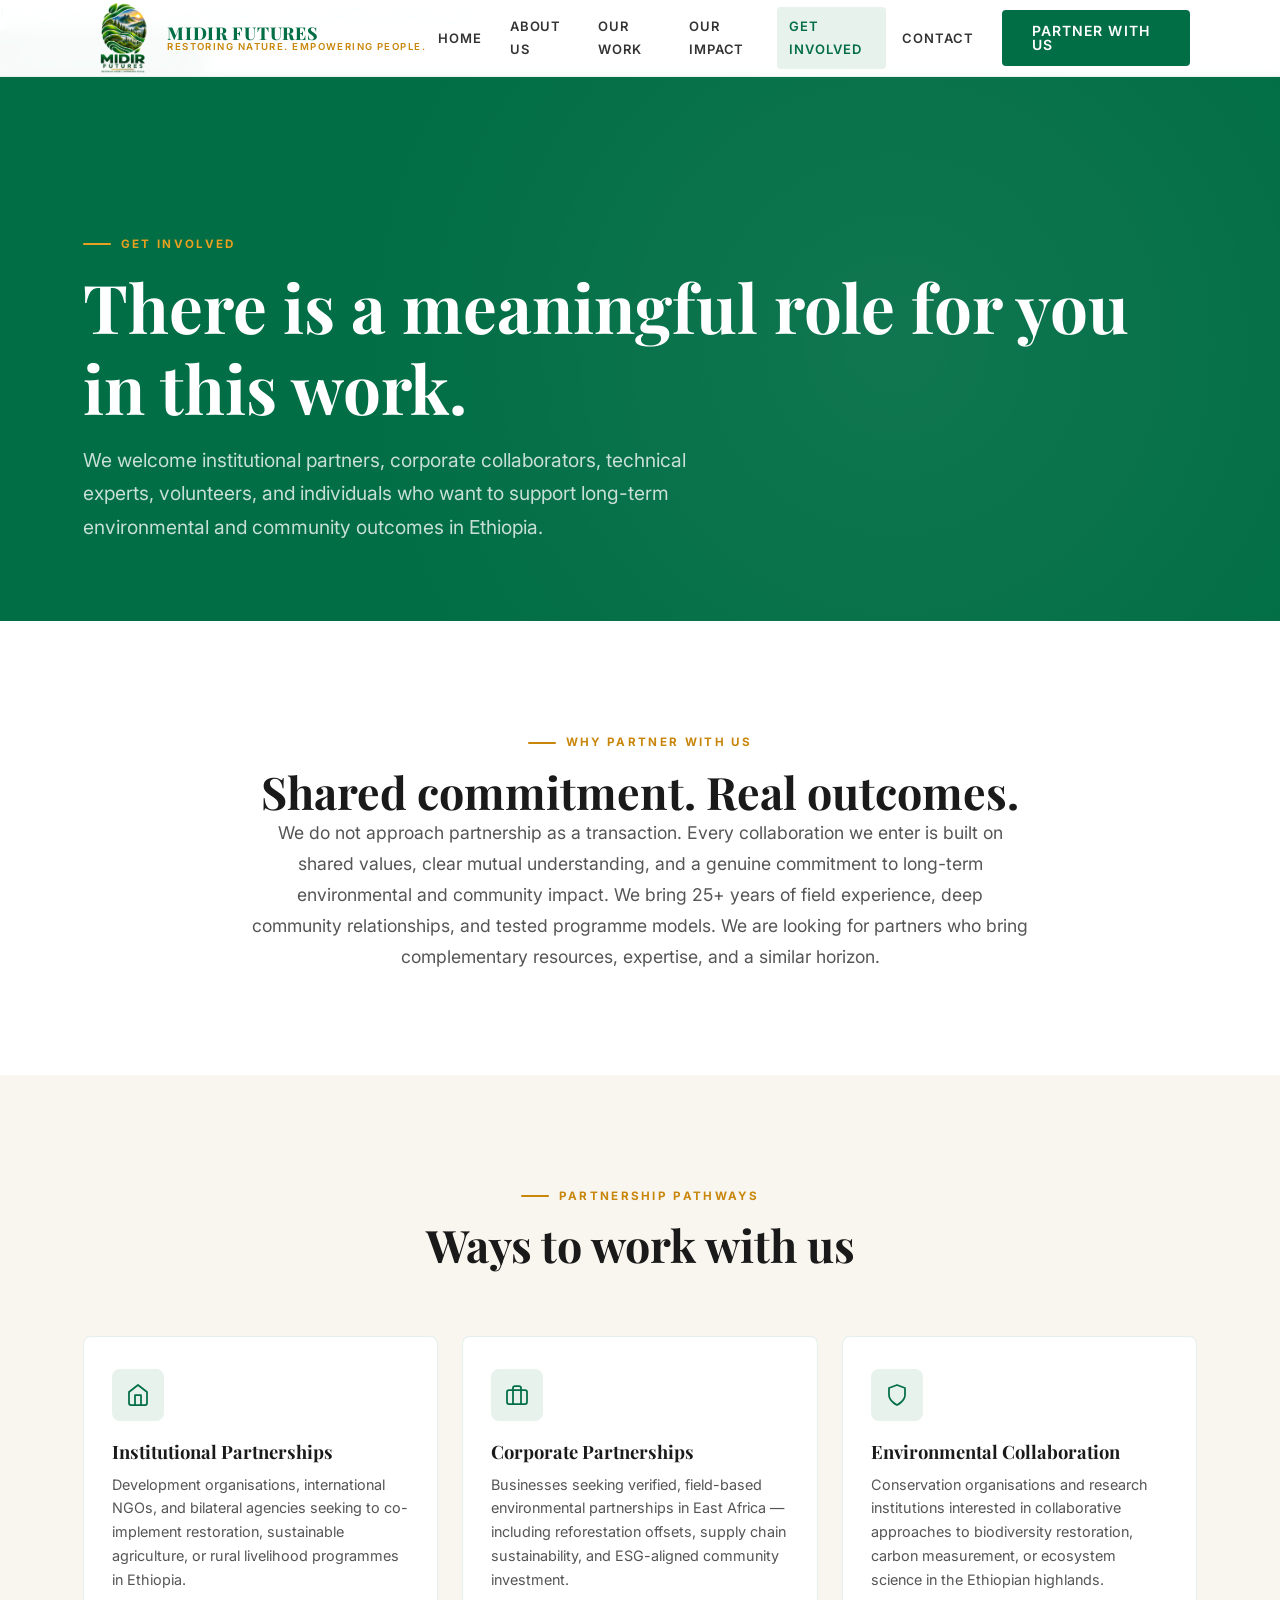
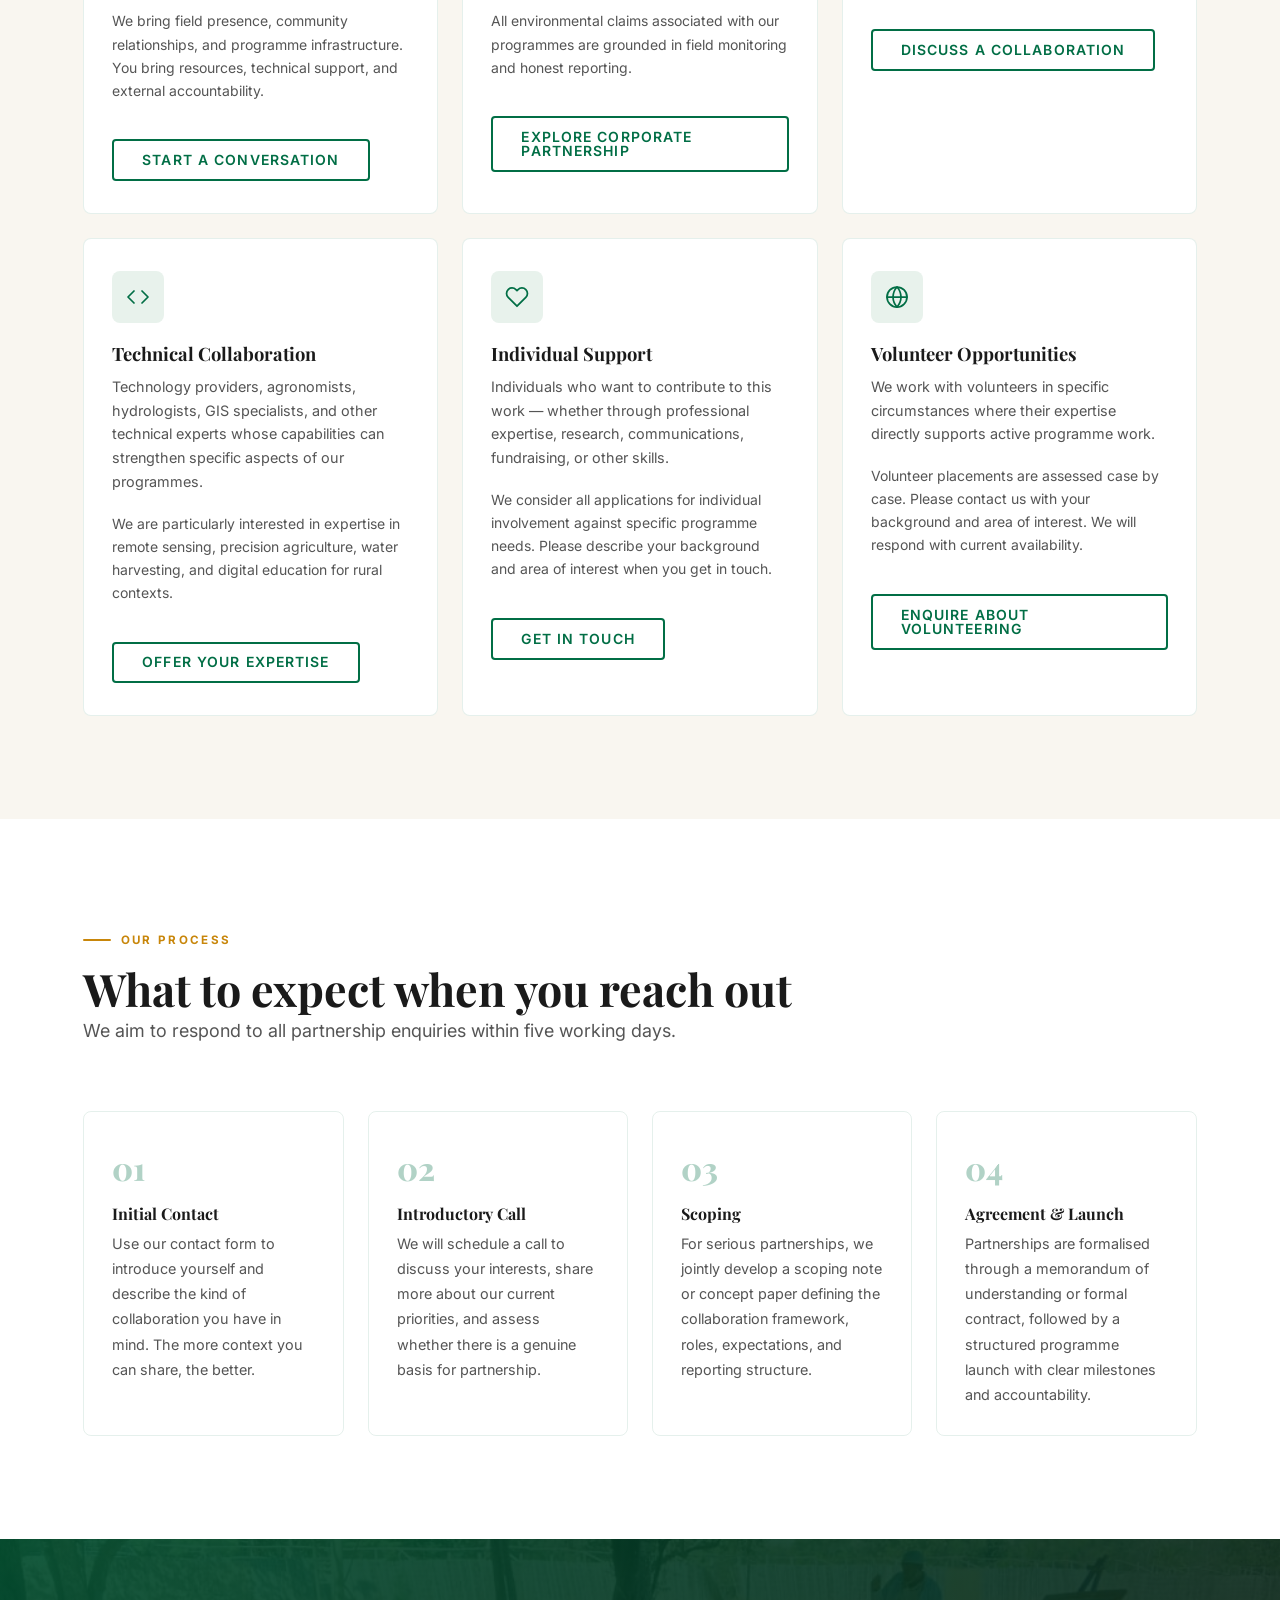
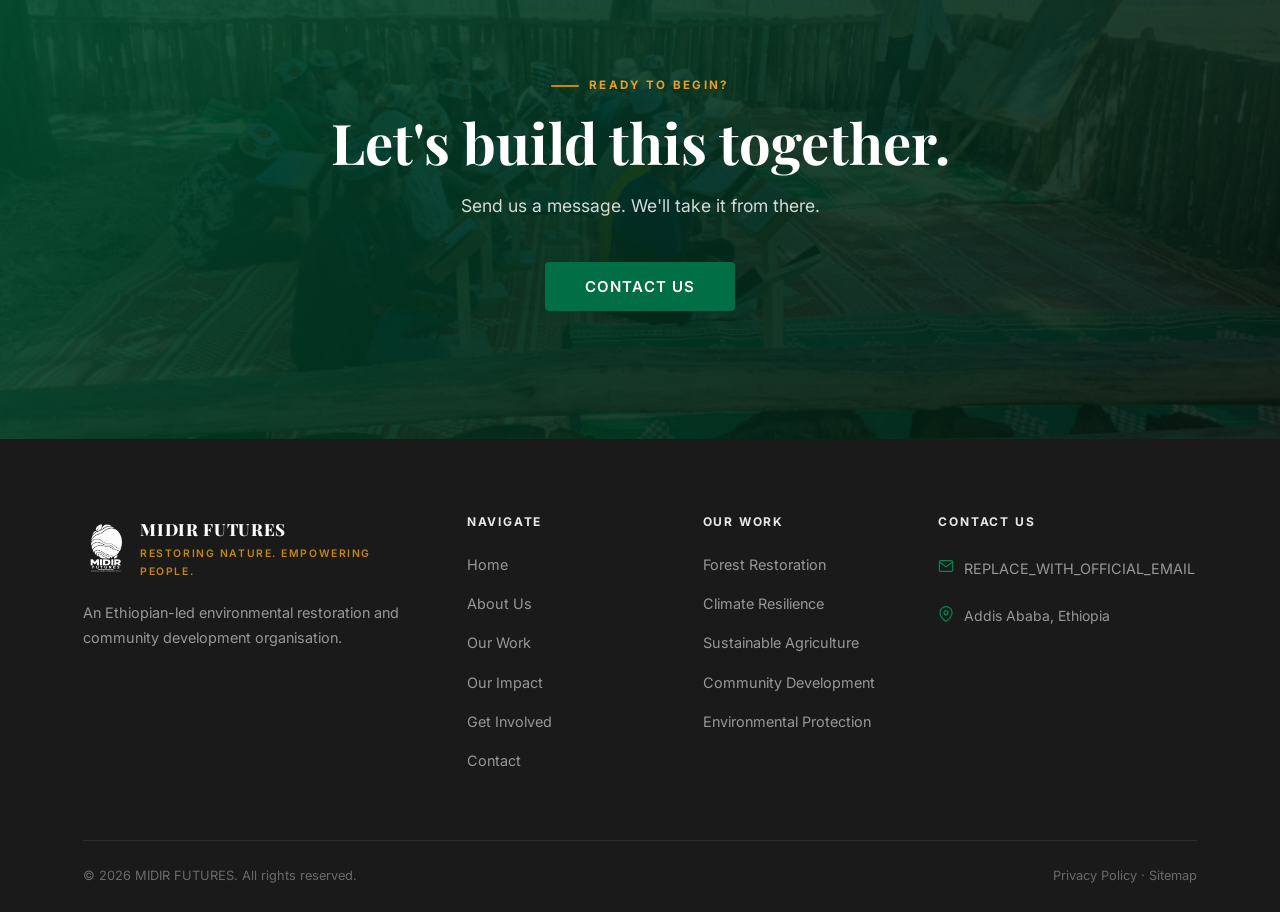
<file: get-involved.html>
<!DOCTYPE html>
<html lang="en">
<head>
  <meta charset="UTF-8" />
  <meta name="viewport" content="width=device-width, initial-scale=1.0" />
  <title>Get Involved — MIDIR FUTURES</title>
  <meta name="description" content="Partner with MIDIR FUTURES. Explore ways to support environmental restoration and community development in Ethiopia — institutional, corporate, technical, and individual pathways." />
  <link rel="canonical" href="https://REPLACE_WITH_OFFICIAL_DOMAIN/get-involved.html" />
  <meta property="og:title" content="Get Involved — MIDIR FUTURES" />
  <meta property="og:description" content="Multiple pathways to support MIDIR FUTURES' environmental and community development work in Ethiopia." />
  <meta property="og:url" content="https://REPLACE_WITH_OFFICIAL_DOMAIN/get-involved.html" />
  <link rel="preconnect" href="https://fonts.googleapis.com" />
  <link rel="preconnect" href="https://fonts.gstatic.com" crossorigin />
  <link href="https://fonts.googleapis.com/css2?family=Playfair+Display:ital,wght@0,700;0,800;0,900;1,700;1,800&family=Inter:wght@300;400;500;600;700&display=swap" rel="stylesheet" />
  <link rel="stylesheet" href="assets/css/style.css" />
  <link rel="stylesheet" href="assets/css/responsive.css" />
  <link rel="stylesheet" href="assets/css/animations.css" />
  <link rel="icon" type="image/png" href="assets/images/logo/logo.png" />
</head>
<body>

  <a class="skip-link" href="#main-content">Skip to main content</a>

  <header class="site-header" role="banner">
    <div class="nav-container">
      <a href="index.html" class="nav-logo" aria-label="MIDIR FUTURES — Home">
        <img src="assets/images/logo/logo.png" alt="MIDIR FUTURES logo" width="46" height="46" />
        <div class="nav-logo-text">
          <span class="nav-logo-name">MIDIR FUTURES</span>
          <span class="nav-logo-tagline">Restoring Nature. Empowering People.</span>
        </div>
      </a>
      <nav class="nav-menu" role="navigation" aria-label="Main navigation">
        <a href="index.html">Home</a>
        <a href="about.html">About Us</a>
        <a href="work.html">Our Work</a>
        <a href="impact.html">Our Impact</a>
        <a href="get-involved.html" class="active">Get Involved</a>
        <a href="contact.html">Contact</a>
      </nav>
      <a href="contact.html" class="btn btn--primary nav-cta">Partner With Us</a>
      <button class="nav-toggle" aria-expanded="false" aria-controls="mobile-nav" aria-label="Open navigation menu"><span></span><span></span><span></span></button>
    </div>
  </header>

  <nav class="mobile-nav" id="mobile-nav" aria-label="Mobile navigation" role="navigation">
    <a href="index.html">Home</a>
    <a href="about.html">About Us</a>
    <a href="work.html">Our Work</a>
    <a href="impact.html">Our Impact</a>
    <a href="get-involved.html" class="active">Get Involved</a>
    <a href="contact.html">Contact</a>
    <div class="mobile-nav-cta"><a href="contact.html" class="btn btn--primary">Partner With Us</a></div>
  </nav>

  <main id="main-content">

    <!-- Page Hero -->
    <section class="page-hero">
      <div class="container">
        <span class="section-label">Get Involved</span>
        <h1>There is a meaningful role for you in this work.</h1>
        <p class="page-hero__subtitle">We welcome institutional partners, corporate collaborators, technical experts, volunteers, and individuals who want to support long-term environmental and community outcomes in Ethiopia.</p>
      </div>
    </section>

    <!-- Intro -->
    <section class="section">
      <div class="container">
        <div style="max-width:780px;margin-inline:auto;text-align:center;" class="reveal">
          <span class="section-label" style="justify-content:center;">Why Partner With Us</span>
          <h2>Shared commitment. Real outcomes.</h2>
          <p style="font-size:1.1rem;color:var(--color-charcoal-lt);">
            We do not approach partnership as a transaction. Every collaboration we enter is built on shared values, clear mutual understanding, and a genuine commitment to long-term environmental and community impact. We bring 25+ years of field experience, deep community relationships, and tested programme models. We are looking for partners who bring complementary resources, expertise, and a similar horizon.
          </p>
        </div>
      </div>
    </section>

    <!-- Partnership Pathways -->
    <section class="section section--ivory" aria-labelledby="pathways-heading">
      <div class="container">
        <div class="section-header section-header--center reveal">
          <span class="section-label">Partnership Pathways</span>
          <h2 id="pathways-heading">Ways to work with us</h2>
        </div>

        <div class="involvement-grid">

          <div class="involvement-card reveal reveal-delay-1">
            <div class="involvement-card__icon" aria-hidden="true">
              <svg viewBox="0 0 24 24"><path d="M3 9l9-7 9 7v11a2 2 0 0 1-2 2H5a2 2 0 0 1-2-2z"/><polyline points="9 22 9 12 15 12 15 22"/></svg>
            </div>
            <h3>Institutional Partnerships</h3>
            <p>Development organisations, international NGOs, and bilateral agencies seeking to co-implement restoration, sustainable agriculture, or rural livelihood programmes in Ethiopia.</p>
            <p style="font-size:0.875rem;color:var(--color-charcoal-lt);margin-top:0.5rem;">We bring field presence, community relationships, and programme infrastructure. You bring resources, technical support, and external accountability.</p>
            <a href="contact.html" class="btn btn--outline-forest" style="margin-top:1.25rem;">Start a Conversation</a>
          </div>

          <div class="involvement-card reveal reveal-delay-2">
            <div class="involvement-card__icon" aria-hidden="true">
              <svg viewBox="0 0 24 24"><rect x="2" y="7" width="20" height="14" rx="2" ry="2"/><path d="M16 21V5a2 2 0 0 0-2-2h-4a2 2 0 0 0-2 2v16"/></svg>
            </div>
            <h3>Corporate Partnerships</h3>
            <p>Businesses seeking verified, field-based environmental partnerships in East Africa — including reforestation offsets, supply chain sustainability, and ESG-aligned community investment.</p>
            <p style="font-size:0.875rem;color:var(--color-charcoal-lt);margin-top:0.5rem;">All environmental claims associated with our programmes are grounded in field monitoring and honest reporting.</p>
            <a href="contact.html" class="btn btn--outline-forest" style="margin-top:1.25rem;">Explore Corporate Partnership</a>
          </div>

          <div class="involvement-card reveal reveal-delay-3">
            <div class="involvement-card__icon" aria-hidden="true">
              <svg viewBox="0 0 24 24"><path d="M12 22s8-4 8-10V5l-8-3-8 3v7c0 6 8 10 8 10z"/></svg>
            </div>
            <h3>Environmental Collaboration</h3>
            <p>Conservation organisations and research institutions interested in collaborative approaches to biodiversity restoration, carbon measurement, or ecosystem science in the Ethiopian highlands.</p>
            <a href="contact.html" class="btn btn--outline-forest" style="margin-top:1.25rem;">Discuss a Collaboration</a>
          </div>

          <div class="involvement-card reveal reveal-delay-1">
            <div class="involvement-card__icon" aria-hidden="true">
              <svg viewBox="0 0 24 24"><polyline points="16 18 22 12 16 6"/><polyline points="8 6 2 12 8 18"/></svg>
            </div>
            <h3>Technical Collaboration</h3>
            <p>Technology providers, agronomists, hydrologists, GIS specialists, and other technical experts whose capabilities can strengthen specific aspects of our programmes.</p>
            <p style="font-size:0.875rem;color:var(--color-charcoal-lt);margin-top:0.5rem;">We are particularly interested in expertise in remote sensing, precision agriculture, water harvesting, and digital education for rural contexts.</p>
            <a href="contact.html" class="btn btn--outline-forest" style="margin-top:1.25rem;">Offer Your Expertise</a>
          </div>

          <div class="involvement-card reveal reveal-delay-2">
            <div class="involvement-card__icon" aria-hidden="true">
              <svg viewBox="0 0 24 24"><path d="M20.84 4.61a5.5 5.5 0 0 0-7.78 0L12 5.67l-1.06-1.06a5.5 5.5 0 0 0-7.78 7.78l1.06 1.06L12 21.23l7.78-7.78 1.06-1.06a5.5 5.5 0 0 0 0-7.78z"/></svg>
            </div>
            <h3>Individual Support</h3>
            <p>Individuals who want to contribute to this work — whether through professional expertise, research, communications, fundraising, or other skills.</p>
            <p style="font-size:0.875rem;color:var(--color-charcoal-lt);margin-top:0.5rem;">We consider all applications for individual involvement against specific programme needs. Please describe your background and area of interest when you get in touch.</p>
            <a href="contact.html" class="btn btn--outline-forest" style="margin-top:1.25rem;">Get in Touch</a>
          </div>

          <div class="involvement-card reveal reveal-delay-3">
            <div class="involvement-card__icon" aria-hidden="true">
              <svg viewBox="0 0 24 24"><circle cx="12" cy="12" r="10"/><line x1="2" y1="12" x2="22" y2="12"/><path d="M12 2a15.3 15.3 0 0 1 4 10 15.3 15.3 0 0 1-4 10 15.3 15.3 0 0 1-4-10 15.3 15.3 0 0 1 4-10z"/></svg>
            </div>
            <h3>Volunteer Opportunities</h3>
            <p>We work with volunteers in specific circumstances where their expertise directly supports active programme work.</p>
            <p style="font-size:0.875rem;color:var(--color-charcoal-lt);margin-top:0.5rem;">Volunteer placements are assessed case by case. Please contact us with your background and area of interest. We will respond with current availability.</p>
            <a href="contact.html" class="btn btn--outline-forest" style="margin-top:1.25rem;">Enquire About Volunteering</a>
          </div>

        </div>
      </div>
    </section>

    <!-- What to expect -->
    <section class="section" aria-labelledby="process-heading">
      <div class="container">
        <div class="section-header reveal">
          <span class="section-label">Our Process</span>
          <h2 id="process-heading">What to expect when you reach out</h2>
          <p class="section-subtitle">We aim to respond to all partnership enquiries within five working days.</p>
        </div>

        <div style="display:grid;grid-template-columns:repeat(auto-fit,minmax(220px,1fr));gap:1.5rem;" class="reveal">
          <div style="padding:1.75rem;border-radius:var(--radius-md);border:1px solid rgba(1,110,69,0.1);">
            <div style="font-family:var(--font-serif);font-size:2rem;font-weight:800;color:var(--color-forest);opacity:0.3;margin-bottom:0.5rem;">01</div>
            <h4 style="font-size:1rem;margin-bottom:0.5rem;">Initial Contact</h4>
            <p style="font-size:0.9rem;color:var(--color-charcoal-lt);margin:0;">Use our contact form to introduce yourself and describe the kind of collaboration you have in mind. The more context you can share, the better.</p>
          </div>
          <div style="padding:1.75rem;border-radius:var(--radius-md);border:1px solid rgba(1,110,69,0.1);">
            <div style="font-family:var(--font-serif);font-size:2rem;font-weight:800;color:var(--color-forest);opacity:0.3;margin-bottom:0.5rem;">02</div>
            <h4 style="font-size:1rem;margin-bottom:0.5rem;">Introductory Call</h4>
            <p style="font-size:0.9rem;color:var(--color-charcoal-lt);margin:0;">We will schedule a call to discuss your interests, share more about our current priorities, and assess whether there is a genuine basis for partnership.</p>
          </div>
          <div style="padding:1.75rem;border-radius:var(--radius-md);border:1px solid rgba(1,110,69,0.1);">
            <div style="font-family:var(--font-serif);font-size:2rem;font-weight:800;color:var(--color-forest);opacity:0.3;margin-bottom:0.5rem;">03</div>
            <h4 style="font-size:1rem;margin-bottom:0.5rem;">Scoping</h4>
            <p style="font-size:0.9rem;color:var(--color-charcoal-lt);margin:0;">For serious partnerships, we jointly develop a scoping note or concept paper defining the collaboration framework, roles, expectations, and reporting structure.</p>
          </div>
          <div style="padding:1.75rem;border-radius:var(--radius-md);border:1px solid rgba(1,110,69,0.1);">
            <div style="font-family:var(--font-serif);font-size:2rem;font-weight:800;color:var(--color-forest);opacity:0.3;margin-bottom:0.5rem;">04</div>
            <h4 style="font-size:1rem;margin-bottom:0.5rem;">Agreement &amp; Launch</h4>
            <p style="font-size:0.9rem;color:var(--color-charcoal-lt);margin:0;">Partnerships are formalised through a memorandum of understanding or formal contract, followed by a structured programme launch with clear milestones and accountability.</p>
          </div>
        </div>
      </div>
    </section>

    <!-- Final CTA -->
    <section class="final-cta" aria-labelledby="gi-cta">
      <div class="final-cta__bg" style="background-image:url('assets/images/communities/community-1.jpg');" role="img" aria-label="Community members participating in a MIDIR FUTURES programme"></div>
      <div class="final-cta__overlay" aria-hidden="true"></div>
      <div class="final-cta__content reveal">
        <span class="section-label" style="color:var(--color-gold-lt);justify-content:center;">Ready to Begin?</span>
        <h2 id="gi-cta">Let's build this together.</h2>
        <p>Send us a message. We'll take it from there.</p>
        <div class="final-cta__actions">
          <a href="contact.html" class="btn btn--primary btn--lg">Contact Us</a>
        </div>
      </div>
    </section>

  </main>

  <footer class="site-footer" role="contentinfo">
    <div class="container">
      <div class="footer-grid">
        <div class="footer-brand">
          <a href="index.html" class="footer-brand__logo"><img src="assets/images/logo/logo.png" alt="MIDIR FUTURES logo" width="48" height="48" loading="lazy" /><div><div class="footer-brand__name">MIDIR FUTURES</div><div class="footer-brand__tagline">Restoring Nature. Empowering People.</div></div></a>
          <p class="footer-brand__desc">An Ethiopian-led environmental restoration and community development organisation.</p>
          <div class="footer-socials">
            <a href="#" data-config="social-facebook" aria-label="Facebook"><svg viewBox="0 0 24 24"><path d="M18 2h-3a5 5 0 0 0-5 5v3H7v4h3v8h4v-8h3l1-4h-4V7a1 1 0 0 1 1-1h3z"/></svg></a>
            <a href="#" data-config="social-linkedin" aria-label="LinkedIn"><svg viewBox="0 0 24 24"><path d="M16 8a6 6 0 0 1 6 6v7h-4v-7a2 2 0 0 0-2-2 2 2 0 0 0-2 2v7h-4v-7a6 6 0 0 1 6-6z"/><rect x="2" y="9" width="4" height="12"/><circle cx="4" cy="4" r="2"/></svg></a>
            <a href="#" data-config="social-instagram" aria-label="Instagram"><svg viewBox="0 0 24 24"><rect x="2" y="2" width="20" height="20" rx="5" ry="5"/><path d="M16 11.37A4 4 0 1 1 12.63 8 4 4 0 0 1 16 11.37z"/><line x1="17.5" y1="6.5" x2="17.51" y2="6.5"/></svg></a>
          </div>
        </div>
        <div class="footer-col"><h4>Navigate</h4><ul><li><a href="index.html">Home</a></li><li><a href="about.html">About Us</a></li><li><a href="work.html">Our Work</a></li><li><a href="impact.html">Our Impact</a></li><li><a href="get-involved.html">Get Involved</a></li><li><a href="contact.html">Contact</a></li></ul></div>
        <div class="footer-col"><h4>Our Work</h4><ul><li><a href="work.html#forest-restoration">Forest Restoration</a></li><li><a href="work.html#climate-resilience">Climate Resilience</a></li><li><a href="work.html#sustainable-agriculture">Sustainable Agriculture</a></li><li><a href="work.html#community-development">Community Development</a></li><li><a href="work.html#environmental-protection">Environmental Protection</a></li></ul></div>
        <div class="footer-col"><h4>Contact Us</h4><ul class="footer-contact"><li><svg viewBox="0 0 24 24"><path d="M4 4h16c1.1 0 2 .9 2 2v12c0 1.1-.9 2-2 2H4c-1.1 0-2-.9-2-2V6c0-1.1.9-2 2-2z"/><polyline points="22,6 12,13 2,6"/></svg><span><a href="mailto:REPLACE_WITH_OFFICIAL_EMAIL" data-config="email">REPLACE_WITH_OFFICIAL_EMAIL</a></span></li><li><svg viewBox="0 0 24 24"><path d="M21 10c0 7-9 13-9 13s-9-6-9-13a9 9 0 0 1 18 0z"/><circle cx="12" cy="10" r="3"/></svg><span data-config="address">Addis Ababa, Ethiopia</span></li></ul></div>
      </div>
      <div class="footer-bottom"><p>&copy; <span id="footer-year"></span> MIDIR FUTURES. All rights reserved.</p><p><a href="contact.html">Privacy Policy</a> &middot; <a href="sitemap.xml">Sitemap</a></p></div>
    </div>
  </footer>

  <script src="assets/js/site-config.js"></script>
  <script src="assets/js/navigation.js"></script>
  <script src="assets/js/main.js"></script>
  <script>document.getElementById('footer-year').textContent = new Date().getFullYear();</script>
</body>
</html>
</file>
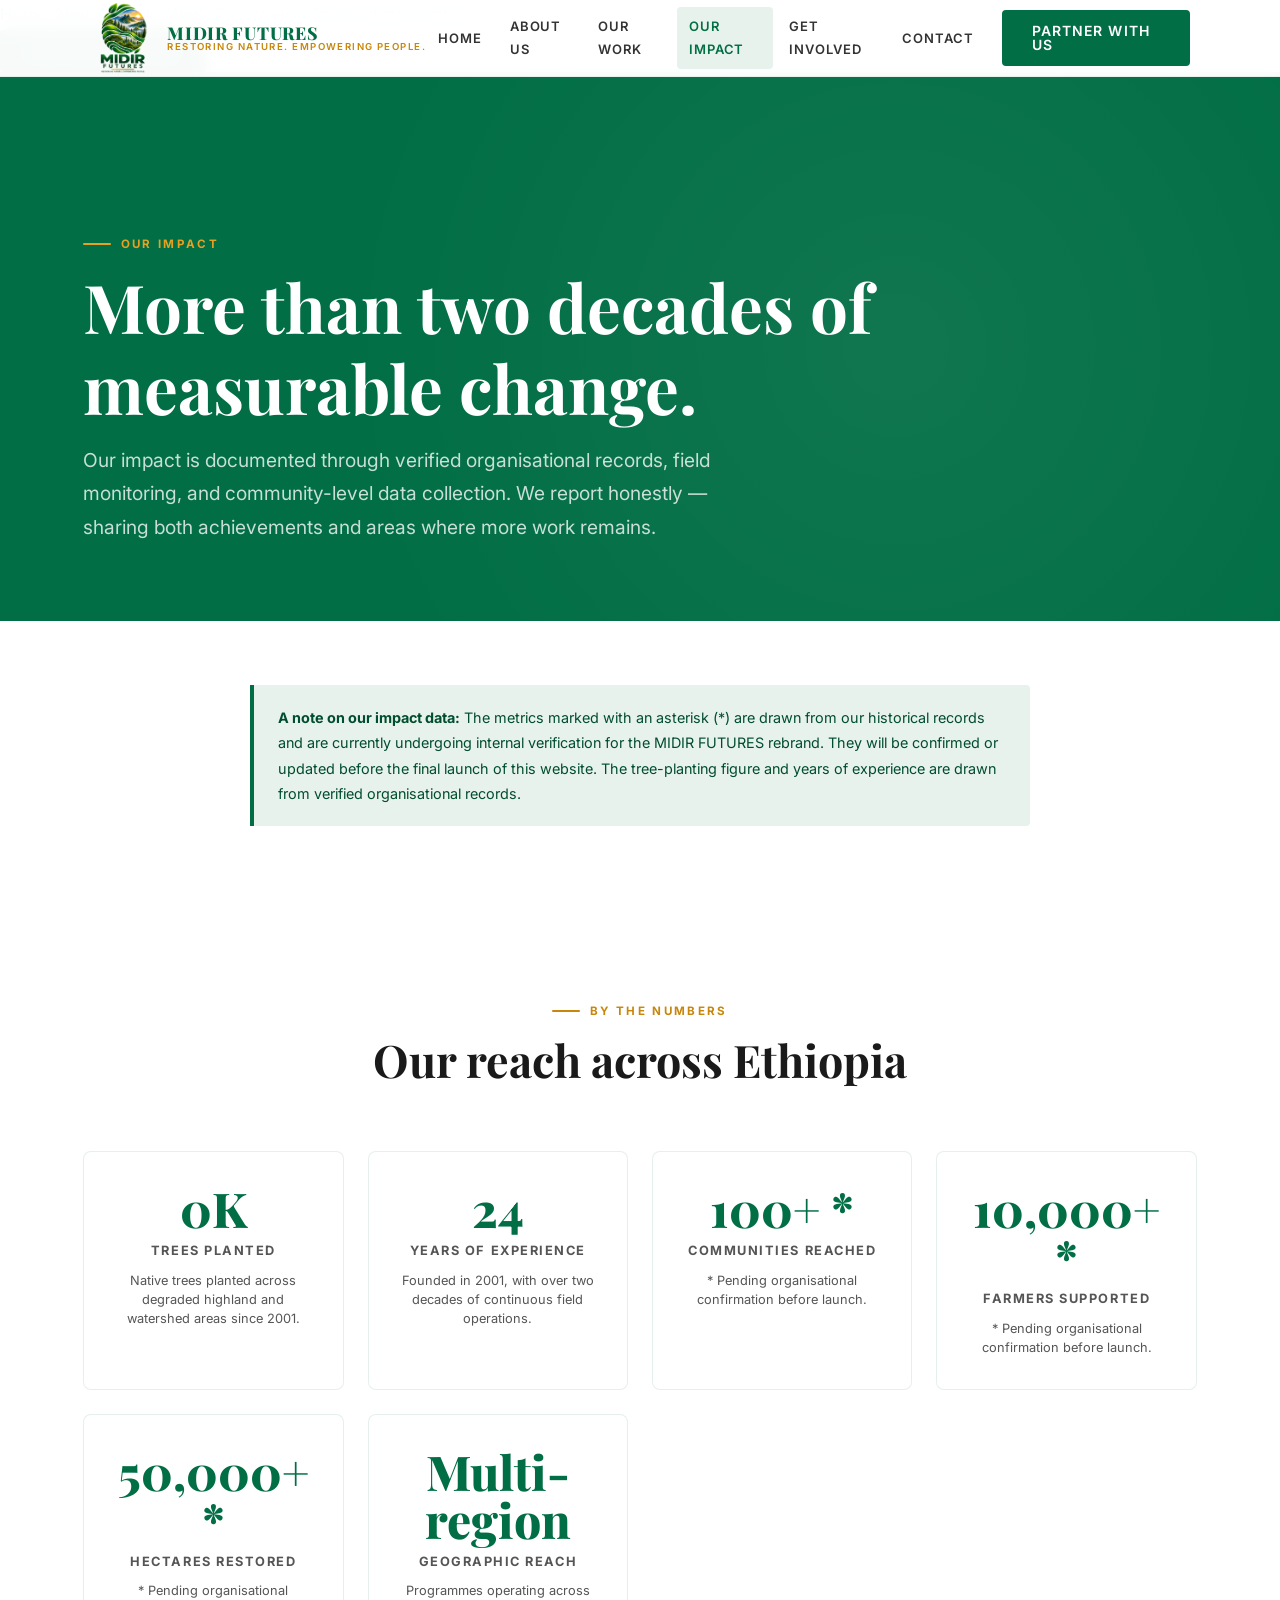
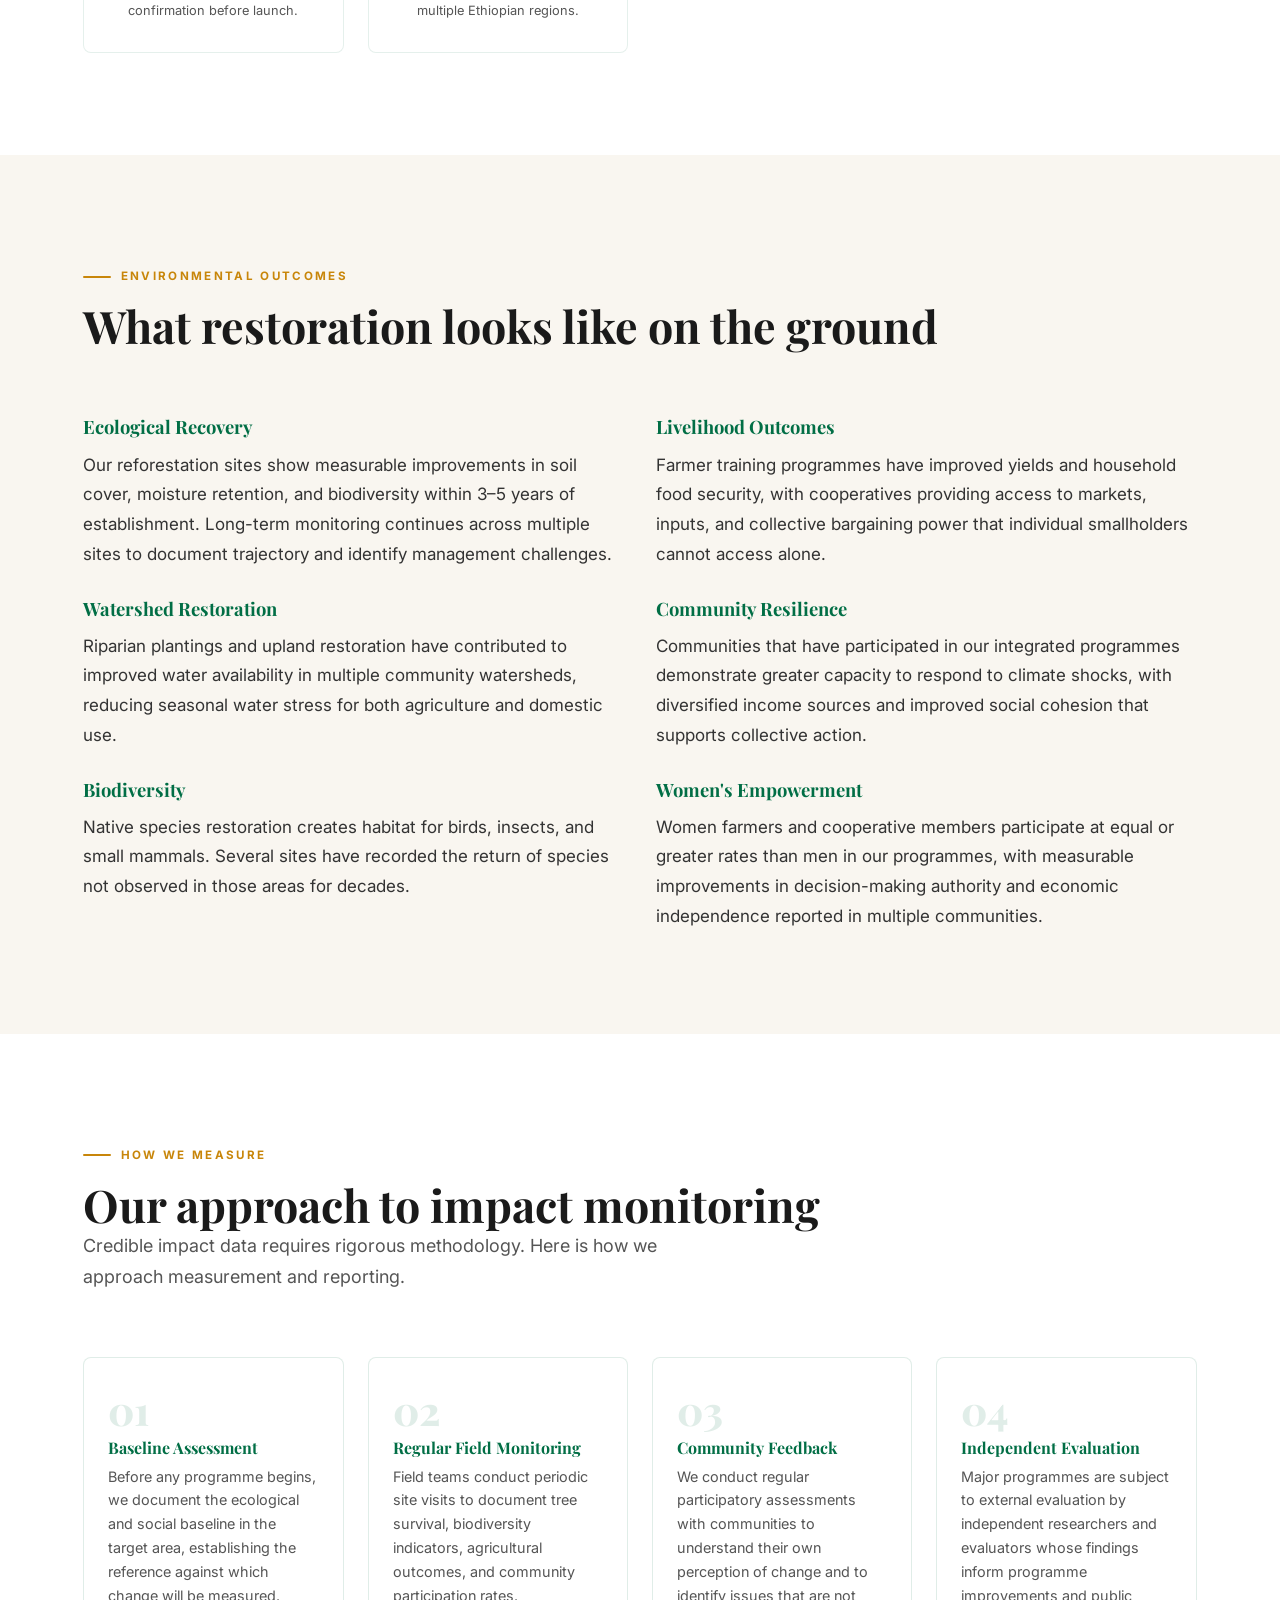
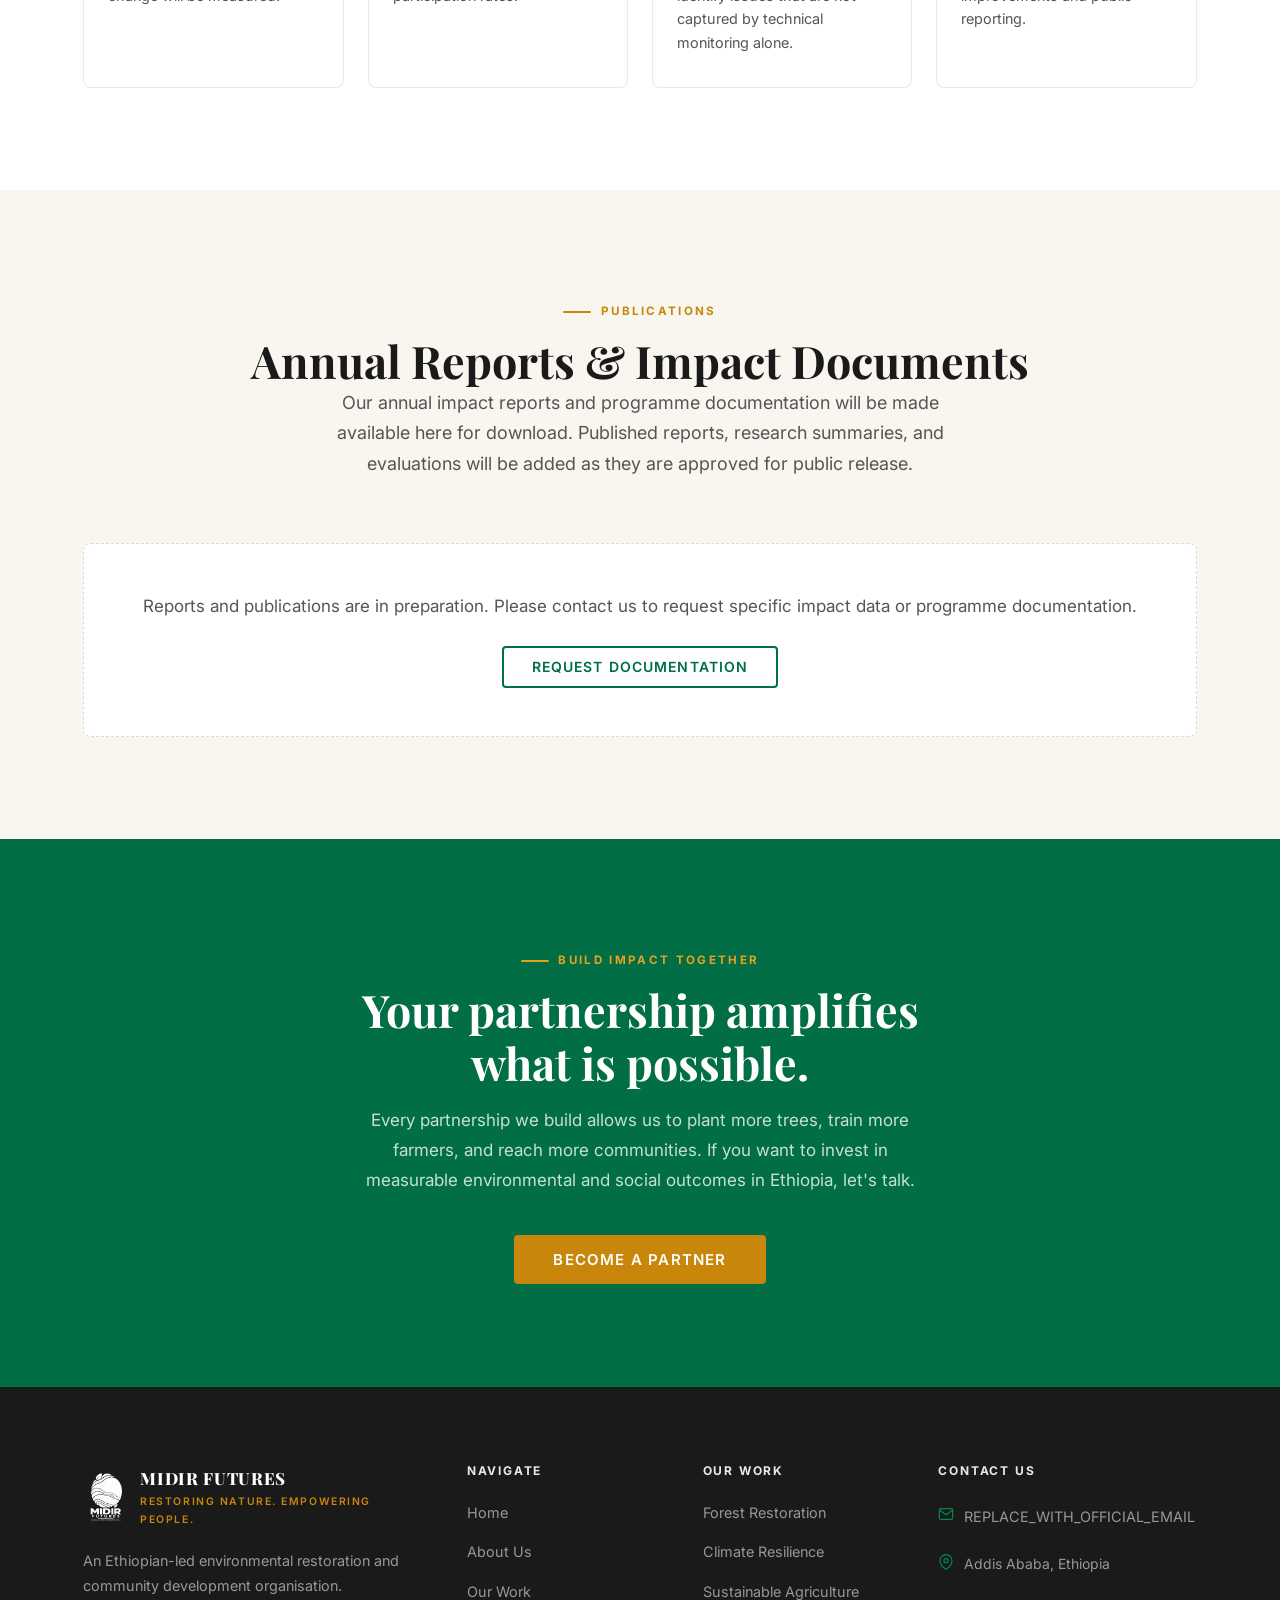
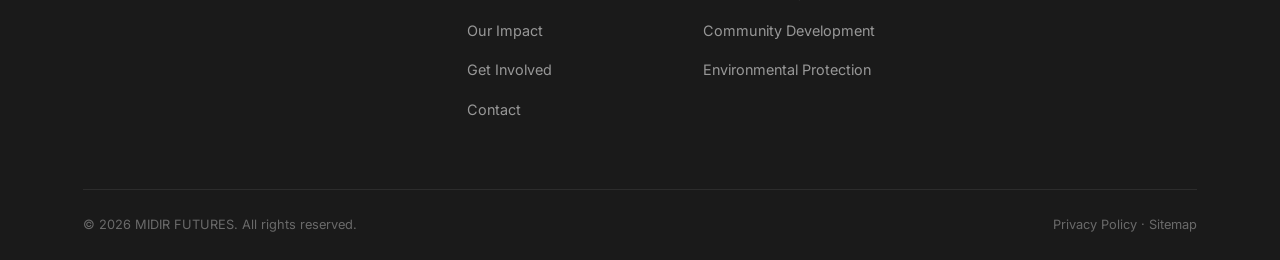
<file: impact.html>
<!DOCTYPE html>
<html lang="en">
<head>
  <meta charset="UTF-8" />
  <meta name="viewport" content="width=device-width, initial-scale=1.0" />
  <title>Our Impact — MIDIR FUTURES</title>
  <meta name="description" content="Discover the measurable impact of MIDIR FUTURES' environmental restoration and community development work across Ethiopia." />
  <link rel="canonical" href="https://REPLACE_WITH_OFFICIAL_DOMAIN/impact.html" />
  <meta property="og:title" content="Our Impact — MIDIR FUTURES" />
  <meta property="og:description" content="Over 40 million trees planted, 25+ years of experience, and hundreds of communities supported across Ethiopia." />
  <meta property="og:url" content="https://REPLACE_WITH_OFFICIAL_DOMAIN/impact.html" />
  <link rel="preconnect" href="https://fonts.googleapis.com" />
  <link rel="preconnect" href="https://fonts.gstatic.com" crossorigin />
  <link href="https://fonts.googleapis.com/css2?family=Playfair+Display:ital,wght@0,700;0,800;0,900;1,700;1,800&family=Inter:wght@300;400;500;600;700&display=swap" rel="stylesheet" />
  <link rel="stylesheet" href="assets/css/style.css" />
  <link rel="stylesheet" href="assets/css/responsive.css" />
  <link rel="stylesheet" href="assets/css/animations.css" />
  <link rel="icon" type="image/png" href="assets/images/logo/logo.png" />
</head>
<body>

  <a class="skip-link" href="#main-content">Skip to main content</a>

  <header class="site-header" role="banner">
    <div class="nav-container">
      <a href="index.html" class="nav-logo" aria-label="MIDIR FUTURES — Home">
        <img src="assets/images/logo/logo.png" alt="MIDIR FUTURES logo" width="46" height="46" />
        <div class="nav-logo-text">
          <span class="nav-logo-name">MIDIR FUTURES</span>
          <span class="nav-logo-tagline">Restoring Nature. Empowering People.</span>
        </div>
      </a>
      <nav class="nav-menu" role="navigation" aria-label="Main navigation">
        <a href="index.html">Home</a>
        <a href="about.html">About Us</a>
        <a href="work.html">Our Work</a>
        <a href="impact.html" class="active">Our Impact</a>
        <a href="get-involved.html">Get Involved</a>
        <a href="contact.html">Contact</a>
      </nav>
      <a href="contact.html" class="btn btn--primary nav-cta">Partner With Us</a>
      <button class="nav-toggle" aria-expanded="false" aria-controls="mobile-nav" aria-label="Open navigation menu"><span></span><span></span><span></span></button>
    </div>
  </header>

  <nav class="mobile-nav" id="mobile-nav" aria-label="Mobile navigation" role="navigation">
    <a href="index.html">Home</a>
    <a href="about.html">About Us</a>
    <a href="work.html">Our Work</a>
    <a href="impact.html" class="active">Our Impact</a>
    <a href="get-involved.html">Get Involved</a>
    <a href="contact.html">Contact</a>
    <div class="mobile-nav-cta"><a href="contact.html" class="btn btn--primary">Partner With Us</a></div>
  </nav>

  <main id="main-content">

    <!-- Page Hero -->
    <section class="page-hero">
      <div class="container">
        <span class="section-label">Our Impact</span>
        <h1>More than two decades of measurable change.</h1>
        <p class="page-hero__subtitle">Our impact is documented through verified organisational records, field monitoring, and community-level data collection. We report honestly — sharing both achievements and areas where more work remains.</p>
      </div>
    </section>

    <!-- Impact Notice -->
    <section class="section--sm">
      <div class="container">
        <div style="background:var(--color-muted-green);border-left:4px solid var(--color-forest);padding:1.25rem 1.5rem;border-radius:0 var(--radius-sm) var(--radius-sm) 0;max-width:780px;margin-inline:auto;" role="note">
          <p style="margin:0;font-size:0.9rem;color:var(--color-forest-dk);">
            <strong>A note on our impact data:</strong> The metrics marked with an asterisk (*) are drawn from our historical records and are currently undergoing internal verification for the MIDIR FUTURES rebrand. They will be confirmed or updated before the final launch of this website. The tree-planting figure and years of experience are drawn from verified organisational records.
          </p>
        </div>
      </div>
    </section>

    <!-- Key Metrics -->
    <section class="section" aria-labelledby="metrics-heading">
      <div class="container">
        <div class="section-header section-header--center reveal">
          <span class="section-label">By the Numbers</span>
          <h2 id="metrics-heading">Our reach across Ethiopia</h2>
        </div>

        <div class="impact-overview-grid reveal">
          <div class="impact-metric-card">
            <span class="impact-metric-card__num" data-counter data-target="40M+">40M+</span>
            <span class="impact-metric-card__label">Trees Planted</span>
            <p class="impact-metric-card__note">Native trees planted across degraded highland and watershed areas since 2001.</p>
          </div>
          <div class="impact-metric-card">
            <span class="impact-metric-card__num" data-counter data-target="25+">25+</span>
            <span class="impact-metric-card__label">Years of Experience</span>
            <p class="impact-metric-card__note">Founded in 2001, with over two decades of continuous field operations.</p>
          </div>
          <div class="impact-metric-card">
            <span class="impact-metric-card__num">100+ *</span>
            <span class="impact-metric-card__label">Communities Reached</span>
            <p class="impact-metric-card__note">* Pending organisational confirmation before launch.</p>
          </div>
          <div class="impact-metric-card">
            <span class="impact-metric-card__num">10,000+ *</span>
            <span class="impact-metric-card__label">Farmers Supported</span>
            <p class="impact-metric-card__note">* Pending organisational confirmation before launch.</p>
          </div>
          <div class="impact-metric-card">
            <span class="impact-metric-card__num">50,000+ *</span>
            <span class="impact-metric-card__label">Hectares Restored</span>
            <p class="impact-metric-card__note">* Pending organisational confirmation before launch.</p>
          </div>
          <div class="impact-metric-card">
            <span class="impact-metric-card__num">Multi-region</span>
            <span class="impact-metric-card__label">Geographic Reach</span>
            <p class="impact-metric-card__note">Programmes operating across multiple Ethiopian regions.</p>
          </div>
        </div>
      </div>
    </section>

    <!-- Impact by area -->
    <section class="section section--ivory" aria-labelledby="outcomes-heading">
      <div class="container">
        <div class="section-header reveal">
          <span class="section-label">Environmental Outcomes</span>
          <h2 id="outcomes-heading">What restoration looks like on the ground</h2>
        </div>

        <div style="display:grid;grid-template-columns:1fr 1fr;gap:2rem;" class="reveal">
          <div>
            <h3 style="font-size:1.15rem;margin-bottom:0.75rem;color:var(--color-forest);">Ecological Recovery</h3>
            <p>Our reforestation sites show measurable improvements in soil cover, moisture retention, and biodiversity within 3–5 years of establishment. Long-term monitoring continues across multiple sites to document trajectory and identify management challenges.</p>

            <h3 style="font-size:1.15rem;margin-bottom:0.75rem;margin-top:1.75rem;color:var(--color-forest);">Watershed Restoration</h3>
            <p>Riparian plantings and upland restoration have contributed to improved water availability in multiple community watersheds, reducing seasonal water stress for both agriculture and domestic use.</p>

            <h3 style="font-size:1.15rem;margin-bottom:0.75rem;margin-top:1.75rem;color:var(--color-forest);">Biodiversity</h3>
            <p>Native species restoration creates habitat for birds, insects, and small mammals. Several sites have recorded the return of species not observed in those areas for decades.</p>
          </div>
          <div>
            <h3 style="font-size:1.15rem;margin-bottom:0.75rem;color:var(--color-forest);">Livelihood Outcomes</h3>
            <p>Farmer training programmes have improved yields and household food security, with cooperatives providing access to markets, inputs, and collective bargaining power that individual smallholders cannot access alone.</p>

            <h3 style="font-size:1.15rem;margin-bottom:0.75rem;margin-top:1.75rem;color:var(--color-forest);">Community Resilience</h3>
            <p>Communities that have participated in our integrated programmes demonstrate greater capacity to respond to climate shocks, with diversified income sources and improved social cohesion that supports collective action.</p>

            <h3 style="font-size:1.15rem;margin-bottom:0.75rem;margin-top:1.75rem;color:var(--color-forest);">Women's Empowerment</h3>
            <p>Women farmers and cooperative members participate at equal or greater rates than men in our programmes, with measurable improvements in decision-making authority and economic independence reported in multiple communities.</p>
          </div>
        </div>
      </div>
    </section>

    <!-- Methodology -->
    <section class="section" aria-labelledby="method-heading">
      <div class="container">
        <div class="section-header reveal">
          <span class="section-label">How We Measure</span>
          <h2 id="method-heading">Our approach to impact monitoring</h2>
          <p class="section-subtitle">Credible impact data requires rigorous methodology. Here is how we approach measurement and reporting.</p>
        </div>

        <div style="display:grid;grid-template-columns:repeat(auto-fit,minmax(240px,1fr));gap:1.5rem;" class="reveal">
          <div class="value-card">
            <div class="value-card__num">01</div>
            <h4 class="value-card__title">Baseline Assessment</h4>
            <p class="value-card__text">Before any programme begins, we document the ecological and social baseline in the target area, establishing the reference against which change will be measured.</p>
          </div>
          <div class="value-card">
            <div class="value-card__num">02</div>
            <h4 class="value-card__title">Regular Field Monitoring</h4>
            <p class="value-card__text">Field teams conduct periodic site visits to document tree survival, biodiversity indicators, agricultural outcomes, and community participation rates.</p>
          </div>
          <div class="value-card">
            <div class="value-card__num">03</div>
            <h4 class="value-card__title">Community Feedback</h4>
            <p class="value-card__text">We conduct regular participatory assessments with communities to understand their own perception of change and to identify issues that are not captured by technical monitoring alone.</p>
          </div>
          <div class="value-card">
            <div class="value-card__num">04</div>
            <h4 class="value-card__title">Independent Evaluation</h4>
            <p class="value-card__text">Major programmes are subject to external evaluation by independent researchers and evaluators whose findings inform programme improvements and public reporting.</p>
          </div>
        </div>
      </div>
    </section>

    <!-- Reports placeholder -->
    <section class="section section--ivory" aria-labelledby="reports-heading">
      <div class="container">
        <div class="section-header section-header--center reveal">
          <span class="section-label">Publications</span>
          <h2 id="reports-heading">Annual Reports &amp; Impact Documents</h2>
          <p class="section-subtitle">
            <!-- PLACEHOLDER: Insert actual annual reports and impact documents here when available. -->
            Our annual impact reports and programme documentation will be made available here for download. Published reports, research summaries, and evaluations will be added as they are approved for public release.
          </p>
        </div>

        <div style="text-align:center;padding:3rem 2rem;background:var(--color-white);border:1px dashed rgba(1,110,69,0.2);border-radius:var(--radius-md);" class="reveal">
          <p style="color:var(--color-charcoal-lt);margin-bottom:1.5rem;">Reports and publications are in preparation. Please contact us to request specific impact data or programme documentation.</p>
          <a href="contact.html" class="btn btn--outline-forest">Request Documentation</a>
        </div>
      </div>
    </section>

    <!-- CTA -->
    <section class="section section--forest" aria-label="Partner for impact">
      <div class="container text-center reveal">
        <span class="section-label" style="justify-content:center;">Build Impact Together</span>
        <h2 style="color:var(--color-white);max-width:640px;margin-inline:auto;margin-bottom:1rem;">Your partnership amplifies what is possible.</h2>
        <p style="color:rgba(255,255,255,0.78);max-width:560px;margin-inline:auto;margin-bottom:2.5rem;">Every partnership we build allows us to plant more trees, train more farmers, and reach more communities. If you want to invest in measurable environmental and social outcomes in Ethiopia, let's talk.</p>
        <a href="contact.html" class="btn btn--gold btn--lg">Become a Partner</a>
      </div>
    </section>

  </main>

  <footer class="site-footer" role="contentinfo">
    <div class="container">
      <div class="footer-grid">
        <div class="footer-brand">
          <a href="index.html" class="footer-brand__logo"><img src="assets/images/logo/logo.png" alt="MIDIR FUTURES logo" width="48" height="48" loading="lazy" /><div><div class="footer-brand__name">MIDIR FUTURES</div><div class="footer-brand__tagline">Restoring Nature. Empowering People.</div></div></a>
          <p class="footer-brand__desc">An Ethiopian-led environmental restoration and community development organisation.</p>
          <div class="footer-socials">
            <a href="#" data-config="social-facebook" aria-label="Facebook"><svg viewBox="0 0 24 24"><path d="M18 2h-3a5 5 0 0 0-5 5v3H7v4h3v8h4v-8h3l1-4h-4V7a1 1 0 0 1 1-1h3z"/></svg></a>
            <a href="#" data-config="social-linkedin" aria-label="LinkedIn"><svg viewBox="0 0 24 24"><path d="M16 8a6 6 0 0 1 6 6v7h-4v-7a2 2 0 0 0-2-2 2 2 0 0 0-2 2v7h-4v-7a6 6 0 0 1 6-6z"/><rect x="2" y="9" width="4" height="12"/><circle cx="4" cy="4" r="2"/></svg></a>
            <a href="#" data-config="social-instagram" aria-label="Instagram"><svg viewBox="0 0 24 24"><rect x="2" y="2" width="20" height="20" rx="5" ry="5"/><path d="M16 11.37A4 4 0 1 1 12.63 8 4 4 0 0 1 16 11.37z"/><line x1="17.5" y1="6.5" x2="17.51" y2="6.5"/></svg></a>
          </div>
        </div>
        <div class="footer-col"><h4>Navigate</h4><ul><li><a href="index.html">Home</a></li><li><a href="about.html">About Us</a></li><li><a href="work.html">Our Work</a></li><li><a href="impact.html">Our Impact</a></li><li><a href="get-involved.html">Get Involved</a></li><li><a href="contact.html">Contact</a></li></ul></div>
        <div class="footer-col"><h4>Our Work</h4><ul><li><a href="work.html#forest-restoration">Forest Restoration</a></li><li><a href="work.html#climate-resilience">Climate Resilience</a></li><li><a href="work.html#sustainable-agriculture">Sustainable Agriculture</a></li><li><a href="work.html#community-development">Community Development</a></li><li><a href="work.html#environmental-protection">Environmental Protection</a></li></ul></div>
        <div class="footer-col"><h4>Contact Us</h4><ul class="footer-contact"><li><svg viewBox="0 0 24 24"><path d="M4 4h16c1.1 0 2 .9 2 2v12c0 1.1-.9 2-2 2H4c-1.1 0-2-.9-2-2V6c0-1.1.9-2 2-2z"/><polyline points="22,6 12,13 2,6"/></svg><span><a href="mailto:REPLACE_WITH_OFFICIAL_EMAIL" data-config="email">REPLACE_WITH_OFFICIAL_EMAIL</a></span></li><li><svg viewBox="0 0 24 24"><path d="M21 10c0 7-9 13-9 13s-9-6-9-13a9 9 0 0 1 18 0z"/><circle cx="12" cy="10" r="3"/></svg><span data-config="address">Addis Ababa, Ethiopia</span></li></ul></div>
      </div>
      <div class="footer-bottom"><p>&copy; <span id="footer-year"></span> MIDIR FUTURES. All rights reserved.</p><p><a href="contact.html">Privacy Policy</a> &middot; <a href="sitemap.xml">Sitemap</a></p></div>
    </div>
  </footer>

  <script src="assets/js/site-config.js"></script>
  <script src="assets/js/navigation.js"></script>
  <script src="assets/js/main.js"></script>
  <script>document.getElementById('footer-year').textContent = new Date().getFullYear();</script>
</body>
</html>
</file>
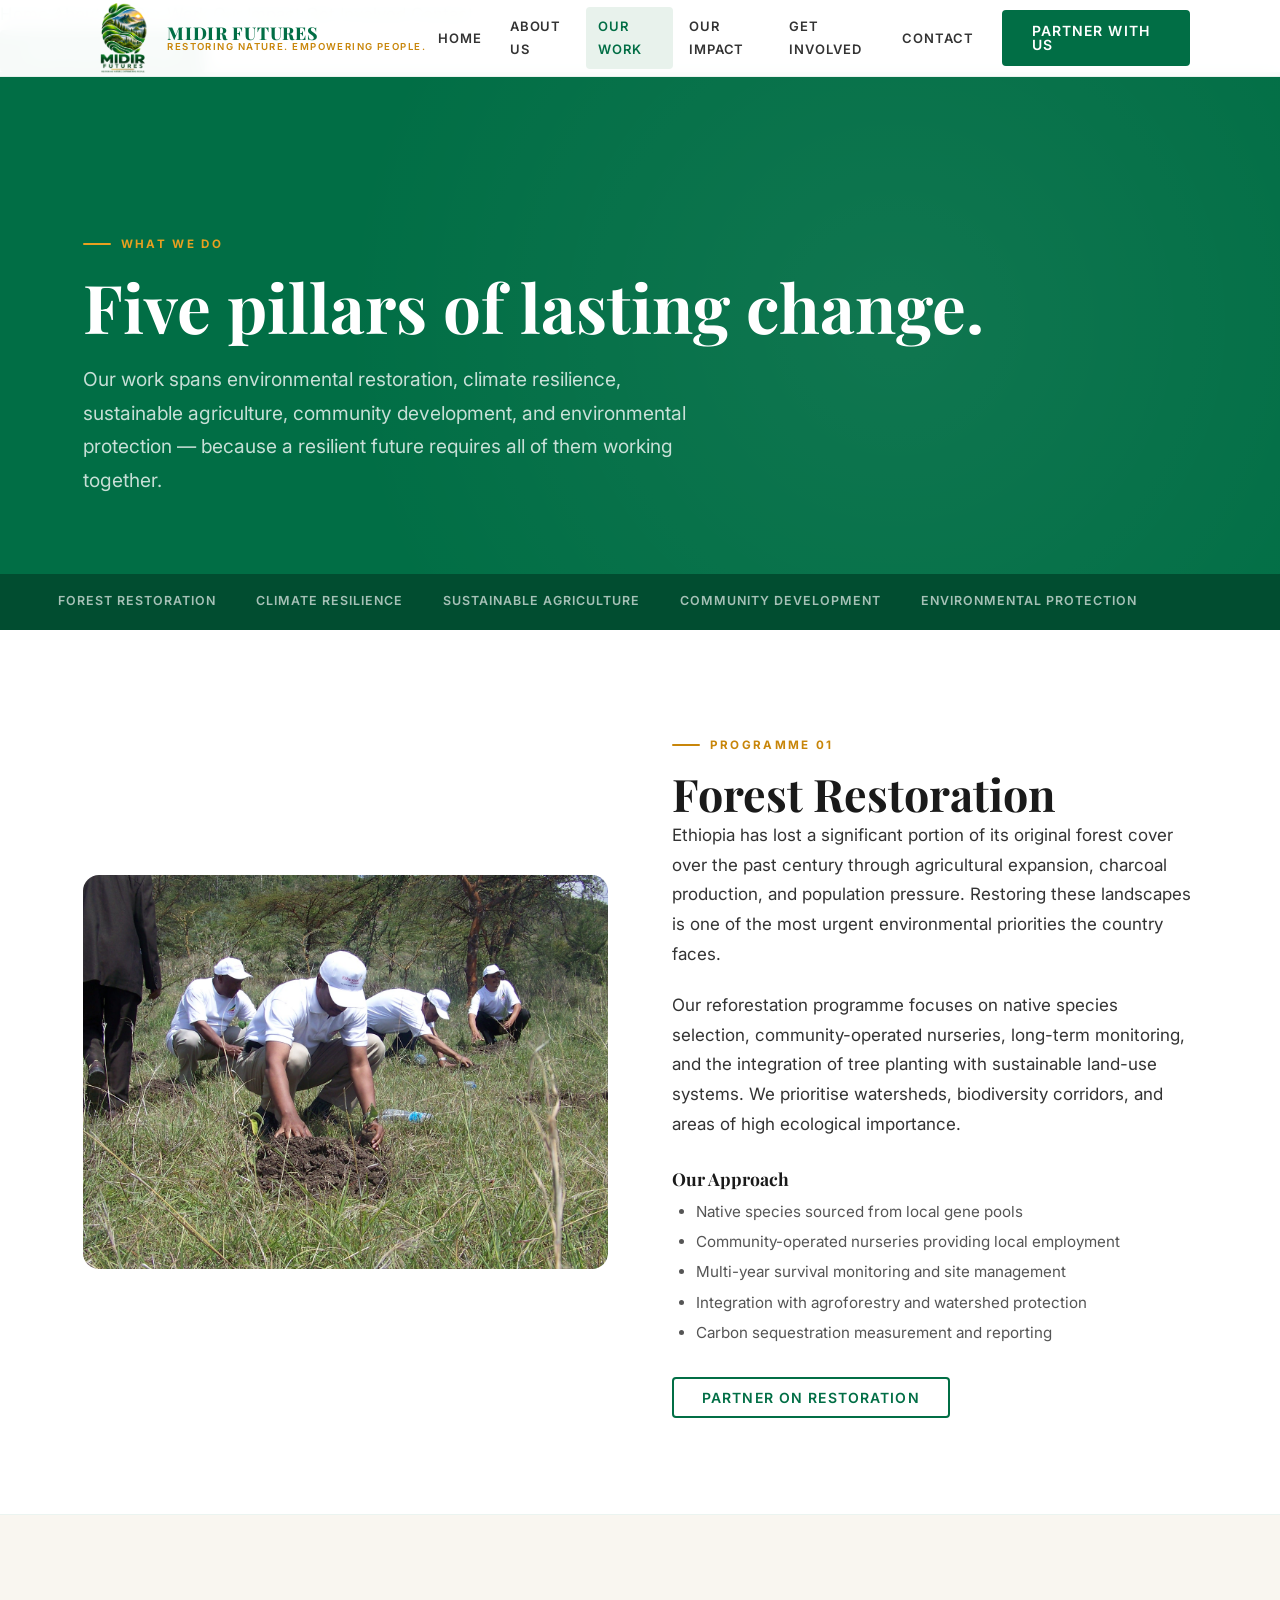
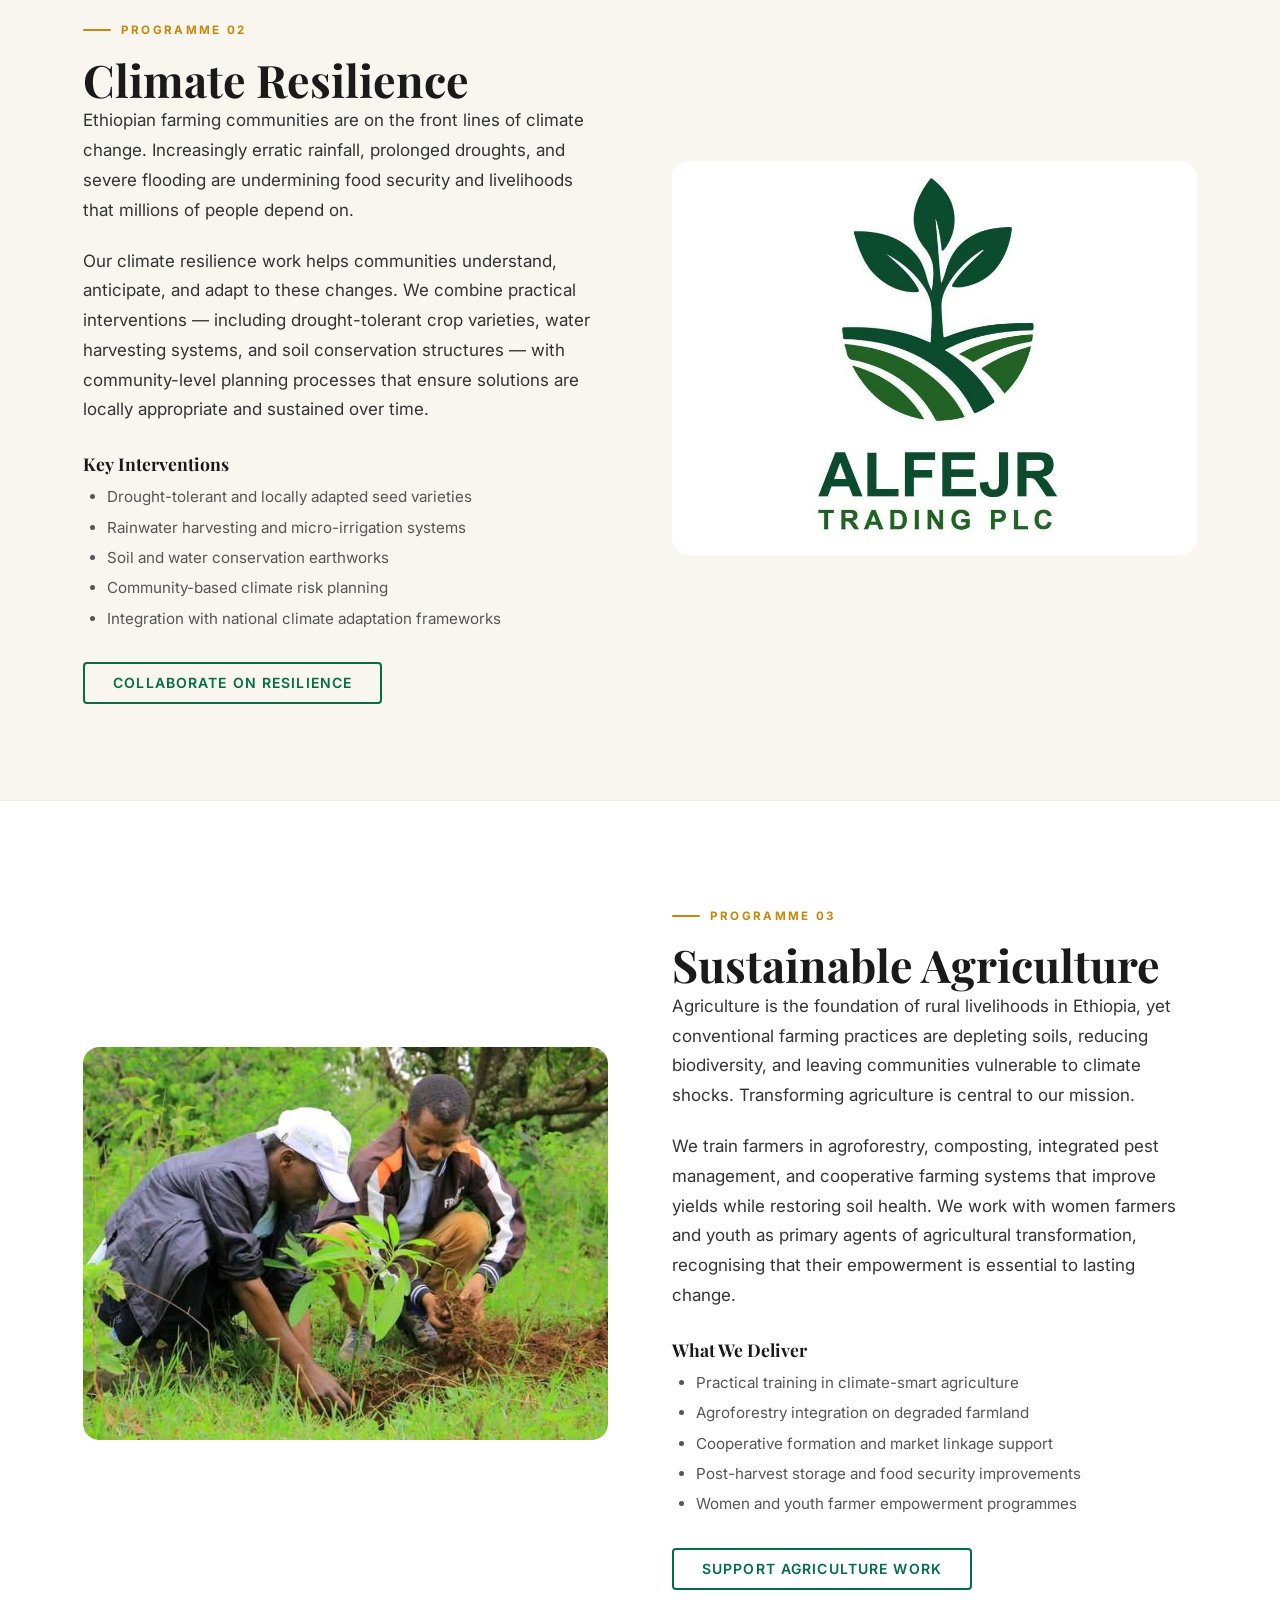
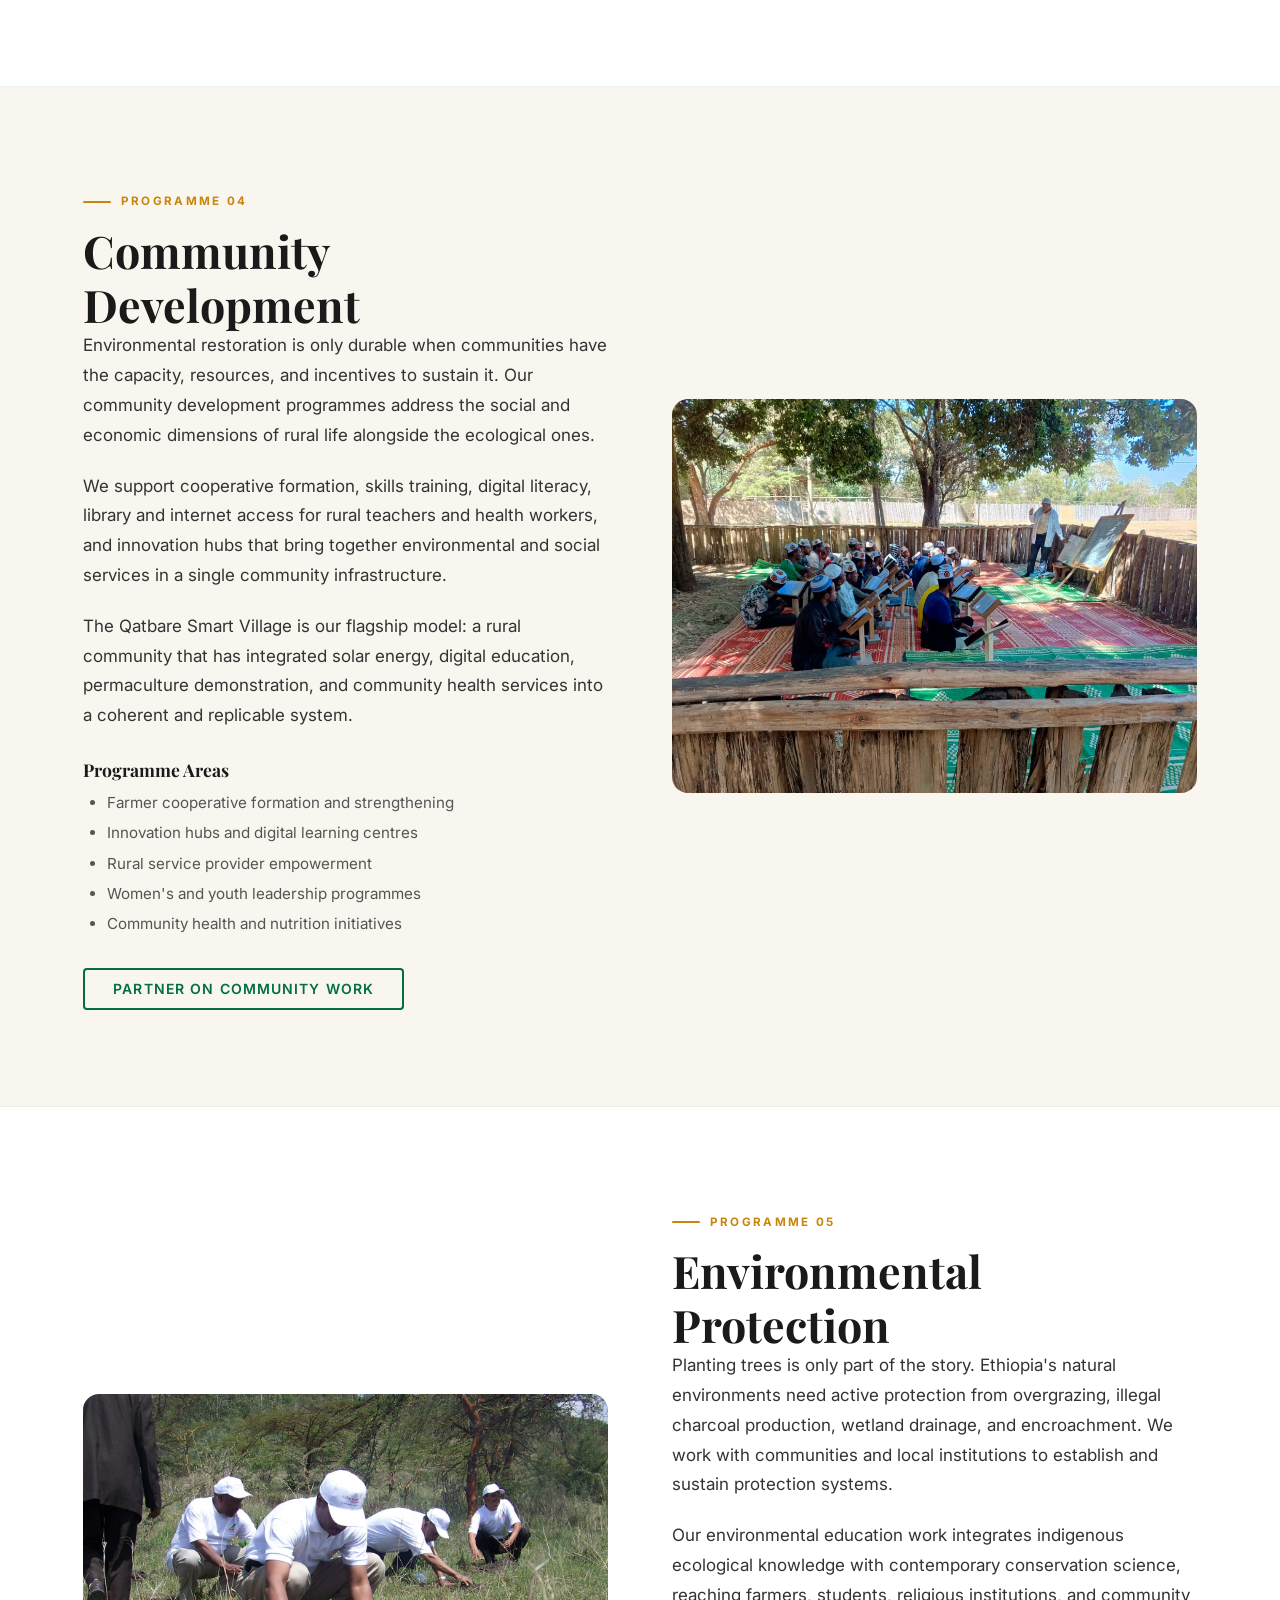
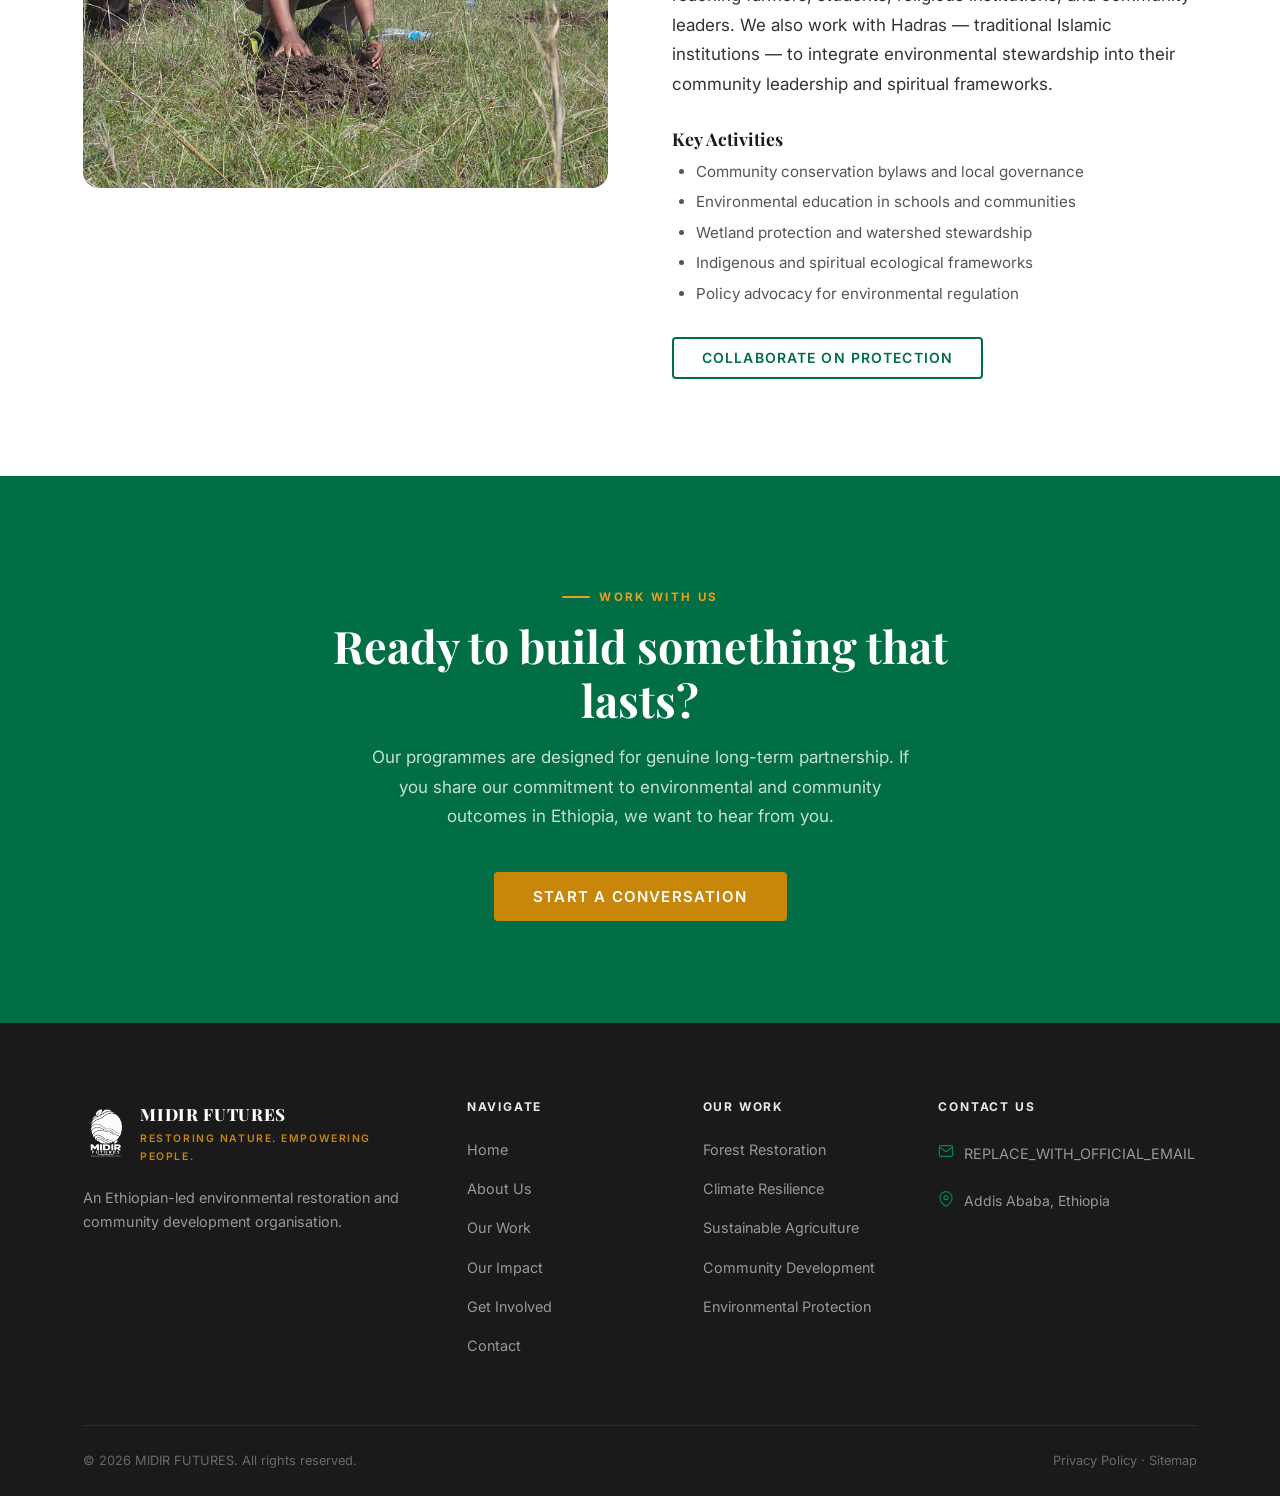
<file: work.html>
<!DOCTYPE html>
<html lang="en">
<head>
  <meta charset="UTF-8" />
  <meta name="viewport" content="width=device-width, initial-scale=1.0" />
  <title>Our Work — MIDIR FUTURES</title>
  <meta name="description" content="Explore MIDIR FUTURES' work in forest restoration, climate resilience, sustainable agriculture, community development, and environmental protection in Ethiopia." />
  <link rel="canonical" href="https://REPLACE_WITH_OFFICIAL_DOMAIN/work.html" />
  <meta property="og:title" content="Our Work — MIDIR FUTURES" />
  <meta property="og:description" content="From reforestation to climate resilience and sustainable agriculture — discover our integrated approach to restoration and development in Ethiopia." />
  <meta property="og:url" content="https://REPLACE_WITH_OFFICIAL_DOMAIN/work.html" />
  <link rel="preconnect" href="https://fonts.googleapis.com" />
  <link rel="preconnect" href="https://fonts.gstatic.com" crossorigin />
  <link href="https://fonts.googleapis.com/css2?family=Playfair+Display:ital,wght@0,700;0,800;0,900;1,700;1,800&family=Inter:wght@300;400;500;600;700&display=swap" rel="stylesheet" />
  <link rel="stylesheet" href="assets/css/style.css" />
  <link rel="stylesheet" href="assets/css/responsive.css" />
  <link rel="stylesheet" href="assets/css/animations.css" />
  <link rel="icon" type="image/png" href="assets/images/logo/logo.png" />
  <style>
    .work-nav {
      background: var(--color-forest-dk);
      position: sticky;
      top: 76px;
      z-index: 100;
    }
    .work-nav__list {
      display: flex;
      overflow-x: auto;
      gap: 0;
      padding-inline: clamp(1rem, 3vw, 2.5rem);
      max-width: var(--container-max);
      margin-inline: auto;
      scrollbar-width: none;
      -ms-overflow-style: none;
    }
    .work-nav__list::-webkit-scrollbar { display: none; }
    .work-nav__list a {
      white-space: nowrap;
      padding: 1rem 1.25rem;
      font-size: 0.78rem;
      font-weight: 600;
      letter-spacing: 0.08em;
      text-transform: uppercase;
      color: rgba(255,255,255,0.65);
      text-decoration: none;
      border-bottom: 2px solid transparent;
      transition: color var(--transition), border-color var(--transition);
    }
    .work-nav__list a:hover, .work-nav__list a.active {
      color: var(--color-white);
      border-bottom-color: var(--color-gold);
    }
  </style>
</head>
<body>

  <a class="skip-link" href="#main-content">Skip to main content</a>

  <header class="site-header" role="banner">
    <div class="nav-container">
      <a href="index.html" class="nav-logo" aria-label="MIDIR FUTURES — Home">
        <img src="assets/images/logo/logo.png" alt="MIDIR FUTURES logo" width="46" height="46" />
        <div class="nav-logo-text">
          <span class="nav-logo-name">MIDIR FUTURES</span>
          <span class="nav-logo-tagline">Restoring Nature. Empowering People.</span>
        </div>
      </a>
      <nav class="nav-menu" role="navigation" aria-label="Main navigation">
        <a href="index.html">Home</a>
        <a href="about.html">About Us</a>
        <a href="work.html" class="active">Our Work</a>
        <a href="impact.html">Our Impact</a>
        <a href="get-involved.html">Get Involved</a>
        <a href="contact.html">Contact</a>
      </nav>
      <a href="contact.html" class="btn btn--primary nav-cta">Partner With Us</a>
      <button class="nav-toggle" aria-expanded="false" aria-controls="mobile-nav" aria-label="Open navigation menu"><span></span><span></span><span></span></button>
    </div>
  </header>

  <nav class="mobile-nav" id="mobile-nav" aria-label="Mobile navigation" role="navigation">
    <a href="index.html">Home</a>
    <a href="about.html">About Us</a>
    <a href="work.html" class="active">Our Work</a>
    <a href="impact.html">Our Impact</a>
    <a href="get-involved.html">Get Involved</a>
    <a href="contact.html">Contact</a>
    <div class="mobile-nav-cta"><a href="contact.html" class="btn btn--primary">Partner With Us</a></div>
  </nav>

  <main id="main-content">

    <!-- Page Hero -->
    <section class="page-hero">
      <div class="container">
        <span class="section-label">What We Do</span>
        <h1>Five pillars of lasting change.</h1>
        <p class="page-hero__subtitle">Our work spans environmental restoration, climate resilience, sustainable agriculture, community development, and environmental protection — because a resilient future requires all of them working together.</p>
      </div>
    </section>

    <!-- Work section navigation -->
    <nav class="work-nav" aria-label="Work areas navigation">
      <div class="work-nav__list">
        <a href="#forest-restoration">Forest Restoration</a>
        <a href="#climate-resilience">Climate Resilience</a>
        <a href="#sustainable-agriculture">Sustainable Agriculture</a>
        <a href="#community-development">Community Development</a>
        <a href="#environmental-protection">Environmental Protection</a>
      </div>
    </nav>

    <!-- ── 1. FOREST RESTORATION ─────────────────────────── -->
    <section class="work-section" id="forest-restoration" aria-labelledby="forest-heading">
      <div class="container">
        <div class="work-split">
          <div class="work-split__image reveal">
            <img src="assets/images/restoration/restoration-2.jpg"
                 alt="Seedling nursery with hundreds of native Ethiopian tree seedlings ready for planting"
                 loading="lazy" width="600" height="450" />
          </div>
          <div class="reveal reveal-delay-2">
            <span class="section-label">Programme 01</span>
            <h2 id="forest-heading">Forest Restoration</h2>
            <p>
              Ethiopia has lost a significant portion of its original forest cover over the past century through agricultural expansion, charcoal production, and population pressure. Restoring these landscapes is one of the most urgent environmental priorities the country faces.
            </p>
            <p>
              Our reforestation programme focuses on native species selection, community-operated nurseries, long-term monitoring, and the integration of tree planting with sustainable land-use systems. We prioritise watersheds, biodiversity corridors, and areas of high ecological importance.
            </p>
            <h3 style="font-size:1.1rem;margin-bottom:0.5rem;margin-top:1.75rem;">Our Approach</h3>
            <ul style="list-style:disc;padding-left:1.5rem;color:var(--color-charcoal-lt);font-size:0.95rem;line-height:2;">
              <li>Native species sourced from local gene pools</li>
              <li>Community-operated nurseries providing local employment</li>
              <li>Multi-year survival monitoring and site management</li>
              <li>Integration with agroforestry and watershed protection</li>
              <li>Carbon sequestration measurement and reporting</li>
            </ul>
            <div style="margin-top:1.75rem;">
              <a href="contact.html" class="btn btn--outline-forest">Partner on Restoration</a>
            </div>
          </div>
        </div>
      </div>
    </section>

    <!-- ── 2. CLIMATE RESILIENCE ─────────────────────────── -->
    <section class="work-section" id="climate-resilience" aria-labelledby="climate-heading">
      <div class="container">
        <div class="work-split work-split--reverse">
          <div class="work-split__image reveal">
            <img src="assets/images/landscapes/landscape-1.jpg"
                 alt="Ethiopian highland landscape showing green restored hillsides and agricultural land"
                 loading="lazy" width="600" height="450" />
          </div>
          <div class="reveal reveal-delay-2">
            <span class="section-label">Programme 02</span>
            <h2 id="climate-heading">Climate Resilience</h2>
            <p>
              Ethiopian farming communities are on the front lines of climate change. Increasingly erratic rainfall, prolonged droughts, and severe flooding are undermining food security and livelihoods that millions of people depend on.
            </p>
            <p>
              Our climate resilience work helps communities understand, anticipate, and adapt to these changes. We combine practical interventions — including drought-tolerant crop varieties, water harvesting systems, and soil conservation structures — with community-level planning processes that ensure solutions are locally appropriate and sustained over time.
            </p>
            <h3 style="font-size:1.1rem;margin-bottom:0.5rem;margin-top:1.75rem;">Key Interventions</h3>
            <ul style="list-style:disc;padding-left:1.5rem;color:var(--color-charcoal-lt);font-size:0.95rem;line-height:2;">
              <li>Drought-tolerant and locally adapted seed varieties</li>
              <li>Rainwater harvesting and micro-irrigation systems</li>
              <li>Soil and water conservation earthworks</li>
              <li>Community-based climate risk planning</li>
              <li>Integration with national climate adaptation frameworks</li>
            </ul>
            <div style="margin-top:1.75rem;">
              <a href="contact.html" class="btn btn--outline-forest">Collaborate on Resilience</a>
            </div>
          </div>
        </div>
      </div>
    </section>

    <!-- ── 3. SUSTAINABLE AGRICULTURE ────────────────────── -->
    <section class="work-section" id="sustainable-agriculture" aria-labelledby="agri-heading">
      <div class="container">
        <div class="work-split">
          <div class="work-split__image reveal" style="background:var(--color-muted-green);border-radius:var(--radius-lg);display:flex;align-items:center;justify-content:center;aspect-ratio:4/3;">
            <img src="assets/images/restoration/restoration-1.jpg"
                 alt="Ethiopian farmer working in a sustainably managed agricultural plot"
                 loading="lazy" width="600" height="450"
                 style="border-radius:var(--radius-lg);" />
          </div>
          <div class="reveal reveal-delay-2">
            <span class="section-label">Programme 03</span>
            <h2 id="agri-heading">Sustainable Agriculture</h2>
            <p>
              Agriculture is the foundation of rural livelihoods in Ethiopia, yet conventional farming practices are depleting soils, reducing biodiversity, and leaving communities vulnerable to climate shocks. Transforming agriculture is central to our mission.
            </p>
            <p>
              We train farmers in agroforestry, composting, integrated pest management, and cooperative farming systems that improve yields while restoring soil health. We work with women farmers and youth as primary agents of agricultural transformation, recognising that their empowerment is essential to lasting change.
            </p>
            <h3 style="font-size:1.1rem;margin-bottom:0.5rem;margin-top:1.75rem;">What We Deliver</h3>
            <ul style="list-style:disc;padding-left:1.5rem;color:var(--color-charcoal-lt);font-size:0.95rem;line-height:2;">
              <li>Practical training in climate-smart agriculture</li>
              <li>Agroforestry integration on degraded farmland</li>
              <li>Cooperative formation and market linkage support</li>
              <li>Post-harvest storage and food security improvements</li>
              <li>Women and youth farmer empowerment programmes</li>
            </ul>
            <div style="margin-top:1.75rem;">
              <a href="contact.html" class="btn btn--outline-forest">Support Agriculture Work</a>
            </div>
          </div>
        </div>
      </div>
    </section>

    <!-- ── 4. COMMUNITY DEVELOPMENT ──────────────────────── -->
    <section class="work-section" id="community-development" aria-labelledby="community-heading">
      <div class="container">
        <div class="work-split work-split--reverse">
          <div class="work-split__image reveal">
            <img src="assets/images/communities/community-1.jpg"
                 alt="Community gathering in a rural Ethiopian village as part of a development programme"
                 loading="lazy" width="600" height="450" />
          </div>
          <div class="reveal reveal-delay-2">
            <span class="section-label">Programme 04</span>
            <h2 id="community-heading">Community Development</h2>
            <p>
              Environmental restoration is only durable when communities have the capacity, resources, and incentives to sustain it. Our community development programmes address the social and economic dimensions of rural life alongside the ecological ones.
            </p>
            <p>
              We support cooperative formation, skills training, digital literacy, library and internet access for rural teachers and health workers, and innovation hubs that bring together environmental and social services in a single community infrastructure.
            </p>
            <p>
              The Qatbare Smart Village is our flagship model: a rural community that has integrated solar energy, digital education, permaculture demonstration, and community health services into a coherent and replicable system.
            </p>
            <h3 style="font-size:1.1rem;margin-bottom:0.5rem;margin-top:1.75rem;">Programme Areas</h3>
            <ul style="list-style:disc;padding-left:1.5rem;color:var(--color-charcoal-lt);font-size:0.95rem;line-height:2;">
              <li>Farmer cooperative formation and strengthening</li>
              <li>Innovation hubs and digital learning centres</li>
              <li>Rural service provider empowerment</li>
              <li>Women's and youth leadership programmes</li>
              <li>Community health and nutrition initiatives</li>
            </ul>
            <div style="margin-top:1.75rem;">
              <a href="contact.html" class="btn btn--outline-forest">Partner on Community Work</a>
            </div>
          </div>
        </div>
      </div>
    </section>

    <!-- ── 5. ENVIRONMENTAL PROTECTION ───────────────────── -->
    <section class="work-section" id="environmental-protection" aria-labelledby="envprot-heading">
      <div class="container">
        <div class="work-split">
          <div class="work-split__image reveal">
            <img src="assets/images/restoration/restoration-2.jpg"
                 alt="Native tree planting activity in a protected watershed area in Ethiopia"
                 loading="lazy" width="600" height="450" />
          </div>
          <div class="reveal reveal-delay-2">
            <span class="section-label">Programme 05</span>
            <h2 id="envprot-heading">Environmental Protection</h2>
            <p>
              Planting trees is only part of the story. Ethiopia's natural environments need active protection from overgrazing, illegal charcoal production, wetland drainage, and encroachment. We work with communities and local institutions to establish and sustain protection systems.
            </p>
            <p>
              Our environmental education work integrates indigenous ecological knowledge with contemporary conservation science, reaching farmers, students, religious institutions, and community leaders. We also work with Hadras — traditional Islamic institutions — to integrate environmental stewardship into their community leadership and spiritual frameworks.
            </p>
            <h3 style="font-size:1.1rem;margin-bottom:0.5rem;margin-top:1.75rem;">Key Activities</h3>
            <ul style="list-style:disc;padding-left:1.5rem;color:var(--color-charcoal-lt);font-size:0.95rem;line-height:2;">
              <li>Community conservation bylaws and local governance</li>
              <li>Environmental education in schools and communities</li>
              <li>Wetland protection and watershed stewardship</li>
              <li>Indigenous and spiritual ecological frameworks</li>
              <li>Policy advocacy for environmental regulation</li>
            </ul>
            <div style="margin-top:1.75rem;">
              <a href="contact.html" class="btn btn--outline-forest">Collaborate on Protection</a>
            </div>
          </div>
        </div>
      </div>
    </section>

    <!-- CTA -->
    <section class="section section--forest" aria-label="Partner with us">
      <div class="container text-center reveal">
        <span class="section-label" style="justify-content:center;">Work With Us</span>
        <h2 style="color:var(--color-white);max-width:640px;margin-inline:auto;margin-bottom:1rem;">Ready to build something that lasts?</h2>
        <p style="color:rgba(255,255,255,0.78);max-width:560px;margin-inline:auto;margin-bottom:2.5rem;">Our programmes are designed for genuine long-term partnership. If you share our commitment to environmental and community outcomes in Ethiopia, we want to hear from you.</p>
        <a href="contact.html" class="btn btn--gold btn--lg">Start a Conversation</a>
      </div>
    </section>

  </main>

  <footer class="site-footer" role="contentinfo">
    <div class="container">
      <div class="footer-grid">
        <div class="footer-brand">
          <a href="index.html" class="footer-brand__logo"><img src="assets/images/logo/logo.png" alt="MIDIR FUTURES logo" width="48" height="48" loading="lazy" /><div><div class="footer-brand__name">MIDIR FUTURES</div><div class="footer-brand__tagline">Restoring Nature. Empowering People.</div></div></a>
          <p class="footer-brand__desc">An Ethiopian-led environmental restoration and community development organisation.</p>
          <div class="footer-socials">
            <a href="#" data-config="social-facebook" aria-label="Facebook"><svg viewBox="0 0 24 24"><path d="M18 2h-3a5 5 0 0 0-5 5v3H7v4h3v8h4v-8h3l1-4h-4V7a1 1 0 0 1 1-1h3z"/></svg></a>
            <a href="#" data-config="social-linkedin" aria-label="LinkedIn"><svg viewBox="0 0 24 24"><path d="M16 8a6 6 0 0 1 6 6v7h-4v-7a2 2 0 0 0-2-2 2 2 0 0 0-2 2v7h-4v-7a6 6 0 0 1 6-6z"/><rect x="2" y="9" width="4" height="12"/><circle cx="4" cy="4" r="2"/></svg></a>
            <a href="#" data-config="social-instagram" aria-label="Instagram"><svg viewBox="0 0 24 24"><rect x="2" y="2" width="20" height="20" rx="5" ry="5"/><path d="M16 11.37A4 4 0 1 1 12.63 8 4 4 0 0 1 16 11.37z"/><line x1="17.5" y1="6.5" x2="17.51" y2="6.5"/></svg></a>
          </div>
        </div>
        <div class="footer-col"><h4>Navigate</h4><ul><li><a href="index.html">Home</a></li><li><a href="about.html">About Us</a></li><li><a href="work.html">Our Work</a></li><li><a href="impact.html">Our Impact</a></li><li><a href="get-involved.html">Get Involved</a></li><li><a href="contact.html">Contact</a></li></ul></div>
        <div class="footer-col"><h4>Our Work</h4><ul><li><a href="#forest-restoration">Forest Restoration</a></li><li><a href="#climate-resilience">Climate Resilience</a></li><li><a href="#sustainable-agriculture">Sustainable Agriculture</a></li><li><a href="#community-development">Community Development</a></li><li><a href="#environmental-protection">Environmental Protection</a></li></ul></div>
        <div class="footer-col"><h4>Contact Us</h4><ul class="footer-contact"><li><svg viewBox="0 0 24 24"><path d="M4 4h16c1.1 0 2 .9 2 2v12c0 1.1-.9 2-2 2H4c-1.1 0-2-.9-2-2V6c0-1.1.9-2 2-2z"/><polyline points="22,6 12,13 2,6"/></svg><span><a href="mailto:REPLACE_WITH_OFFICIAL_EMAIL" data-config="email">REPLACE_WITH_OFFICIAL_EMAIL</a></span></li><li><svg viewBox="0 0 24 24"><path d="M21 10c0 7-9 13-9 13s-9-6-9-13a9 9 0 0 1 18 0z"/><circle cx="12" cy="10" r="3"/></svg><span data-config="address">Addis Ababa, Ethiopia</span></li></ul></div>
      </div>
      <div class="footer-bottom"><p>&copy; <span id="footer-year"></span> MIDIR FUTURES. All rights reserved.</p><p><a href="contact.html">Privacy Policy</a> &middot; <a href="sitemap.xml">Sitemap</a></p></div>
    </div>
  </footer>

  <script src="assets/js/site-config.js"></script>
  <script src="assets/js/navigation.js"></script>
  <script src="assets/js/main.js"></script>
  <script>document.getElementById('footer-year').textContent = new Date().getFullYear();</script>
</body>
</html>
</file>
<file: assets/css/style.css>
/* =====================================================
   MIDIR FUTURES — Main Stylesheet
   Restoring Nature. Empowering People.
   ===================================================== */

/* ── 1. CSS Custom Properties ──────────────────────── */
:root {
  /* Brand colours */
  --color-forest:     #016e45;   /* deep forest green — primary */
  --color-forest-dk:  #014d30;   /* darker green for hover */
  --color-forest-lt:  #01894f;   /* lighter green */
  --color-gold:       #c8860a;   /* warm earth gold — accent */
  --color-gold-lt:    #e8a020;
  --color-charcoal:   #1a1a1a;   /* deep charcoal — body text dark */
  --color-charcoal-md:#333333;
  --color-charcoal-lt:#555555;
  --color-ivory:      #f9f6f0;   /* warm ivory — light bg */
  --color-ivory-dk:   #f0ebe0;
  --color-white:      #ffffff;
  --color-muted-green:#e8f2ec;   /* very light green tint */
  --color-earth:      #7a6040;   /* earth brown for dividers */
  --color-overlay:    rgba(1, 77, 48, 0.72);   /* forest overlay */
  --color-overlay-dk: rgba(5, 25, 15, 0.78);

  /* Typography */
  --font-serif:   'Playfair Display', Georgia, 'Times New Roman', serif;
  --font-sans:    'Inter', system-ui, -apple-system, Arial, sans-serif;

  /* Spacing scale */
  --space-xs:   0.5rem;
  --space-sm:   1rem;
  --space-md:   2rem;
  --space-lg:   4rem;
  --space-xl:   7rem;
  --space-2xl: 10rem;

  /* Layout */
  --container-max: 1280px;
  --container-text: 780px;
  --radius-sm: 4px;
  --radius-md: 8px;
  --radius-lg: 16px;

  /* Transitions */
  --transition: 0.25s ease;
  --transition-md: 0.4s ease;

  /* Shadows */
  --shadow-sm: 0 1px 4px rgba(0,0,0,0.08);
  --shadow-md: 0 4px 20px rgba(0,0,0,0.12);
  --shadow-lg: 0 8px 40px rgba(0,0,0,0.18);
}

/* ── 2. Reset & Base ─────────────────────────────── */
*, *::before, *::after { box-sizing: border-box; margin: 0; padding: 0; }

html {
  scroll-behavior: smooth;
  font-size: 16px;
  -webkit-text-size-adjust: 100%;
}

body {
  font-family: var(--font-sans);
  font-size: clamp(0.9375rem, 1.5vw, 1.0625rem);
  line-height: 1.75;
  color: var(--color-charcoal-md);
  background-color: var(--color-white);
  -webkit-font-smoothing: antialiased;
  overflow-x: hidden;
}

img, video { max-width: 100%; height: auto; display: block; }
a { color: var(--color-forest); text-decoration: none; }
a:hover { color: var(--color-forest-dk); }
ul, ol { list-style: none; }
button { cursor: pointer; font-family: inherit; }
input, textarea, select { font-family: inherit; font-size: inherit; }

/* ── 3. Skip link ───────────────────────────────── */
.skip-link {
  position: absolute;
  top: -100%;
  left: 0;
  padding: 0.75rem 1.5rem;
  background: var(--color-forest);
  color: var(--color-white);
  font-weight: 600;
  z-index: 10000;
  border-radius: 0 0 var(--radius-sm) 0;
}
.skip-link:focus { top: 0; }

/* ── 4. Typography ──────────────────────────────── */
h1, h2, h3, h4, h5, h6 {
  font-family: var(--font-serif);
  color: var(--color-charcoal);
  line-height: 1.2;
  font-weight: 700;
}

h1 { font-size: clamp(2.2rem, 5.5vw, 4.2rem); }
h2 { font-size: clamp(1.7rem, 3.5vw, 2.8rem); }
h3 { font-size: clamp(1.3rem, 2.2vw, 1.9rem); }
h4 { font-size: clamp(1.1rem, 1.8vw, 1.4rem); }
h5 { font-size: 1.1rem; }
h6 { font-size: 0.95rem; }

p { margin-bottom: 1.25em; }
p:last-child { margin-bottom: 0; }

.text-serif   { font-family: var(--font-serif); }
.text-sans    { font-family: var(--font-sans); }
.text-center  { text-align: center; }
.text-left    { text-align: left; }

/* ── 5. Container ───────────────────────────────── */
.container {
  width: 92%;
  max-width: var(--container-max);
  margin-inline: auto;
  padding-inline: clamp(1rem, 3vw, 2rem);
}

.container--narrow {
  max-width: var(--container-text);
}

/* ── 6. Buttons ─────────────────────────────────── */
.btn {
  display: inline-flex;
  align-items: center;
  gap: 0.5rem;
  padding: 0.85em 2em;
  border-radius: var(--radius-sm);
  font-family: var(--font-sans);
  font-size: 0.875rem;
  font-weight: 600;
  letter-spacing: 0.08em;
  text-transform: uppercase;
  text-decoration: none;
  border: 2px solid transparent;
  transition: all var(--transition-md);
  cursor: pointer;
  line-height: 1;
}

.btn--primary {
  background: var(--color-forest);
  color: var(--color-white);
  border-color: var(--color-forest);
}
.btn--primary:hover, .btn--primary:focus-visible {
  background: var(--color-forest-dk);
  border-color: var(--color-forest-dk);
  color: var(--color-white);
  transform: translateY(-1px);
  box-shadow: var(--shadow-md);
}

.btn--outline {
  background: transparent;
  color: var(--color-white);
  border-color: rgba(255,255,255,0.7);
}
.btn--outline:hover, .btn--outline:focus-visible {
  background: rgba(255,255,255,0.12);
  border-color: var(--color-white);
  color: var(--color-white);
}

.btn--outline-forest {
  background: transparent;
  color: var(--color-forest);
  border-color: var(--color-forest);
}
.btn--outline-forest:hover, .btn--outline-forest:focus-visible {
  background: var(--color-forest);
  color: var(--color-white);
}

.btn--gold {
  background: var(--color-gold);
  color: var(--color-white);
  border-color: var(--color-gold);
}
.btn--gold:hover, .btn--gold:focus-visible {
  background: var(--color-gold-lt);
  border-color: var(--color-gold-lt);
  color: var(--color-white);
}

.btn--lg {
  padding: 1em 2.5em;
  font-size: 0.9375rem;
}

/* ── 7. Navigation ──────────────────────────────── */
.site-header {
  position: fixed;
  top: 0;
  left: 0;
  right: 0;
  z-index: 1000;
  background: rgba(255,255,255,0.97);
  border-bottom: 1px solid rgba(1,110,69,0.08);
  backdrop-filter: blur(8px);
  -webkit-backdrop-filter: blur(8px);
  transition: box-shadow var(--transition-md), background var(--transition-md);
}

.site-header.scrolled {
  box-shadow: var(--shadow-md);
  background: rgba(255,255,255,0.99);
}

.nav-container {
  display: flex;
  align-items: center;
  justify-content: space-between;
  height: 76px;
  padding-inline: clamp(1rem, 3vw, 2.5rem);
  max-width: var(--container-max);
  margin-inline: auto;
  width: 92%;
}

.nav-logo {
  display: flex;
  align-items: center;
  gap: 0.75rem;
  text-decoration: none;
  flex-shrink: 0;
}

.nav-logo img {
  height: 70px;
  width: auto;
}

.nav-logo-text {
  display: flex;
  flex-direction: column;
  line-height: 1.1;
}

.nav-logo-name {
  font-family: var(--font-serif);
  font-weight: 800;
  font-size: 1.1rem;
  color: var(--color-forest);
  letter-spacing: 0.04em;
}

.nav-logo-tagline {
  font-size: 0.6rem;
  font-weight: 600;
  letter-spacing: 0.15em;
  color: var(--color-gold);
  text-transform: uppercase;
}

.nav-menu {
  display: flex;
  align-items: center;
  gap: 0.25rem;
}

.nav-menu a {
  font-size: 0.8125rem;
  font-weight: 600;
  letter-spacing: 0.07em;
  text-transform: uppercase;
  color: var(--color-charcoal-md);
  padding: 0.5rem 0.75rem;
  border-radius: var(--radius-sm);
  transition: color var(--transition), background var(--transition);
  text-decoration: none;
}

.nav-menu a:hover,
.nav-menu a.active {
  color: var(--color-forest);
  background: var(--color-muted-green);
}

.nav-cta {
  margin-left: 1rem;
}

.nav-toggle {
  display: none;
  flex-direction: column;
  justify-content: center;
  gap: 5px;
  background: none;
  border: none;
  padding: 0.5rem;
  cursor: pointer;
  width: 40px;
  height: 40px;
  border-radius: var(--radius-sm);
  transition: background var(--transition);
}

.nav-toggle:hover { background: var(--color-muted-green); }
.nav-toggle:focus-visible { outline: 2px solid var(--color-forest); }

.nav-toggle span {
  display: block;
  width: 24px;
  height: 2px;
  background: var(--color-charcoal);
  border-radius: 2px;
  transition: all var(--transition-md);
  transform-origin: center;
}

.nav-toggle[aria-expanded="true"] span:nth-child(1) { transform: translateY(7px) rotate(45deg); }
.nav-toggle[aria-expanded="true"] span:nth-child(2) { opacity: 0; transform: scaleX(0); }
.nav-toggle[aria-expanded="true"] span:nth-child(3) { transform: translateY(-7px) rotate(-45deg); }

/* ── 8. Hero Section ─────────────────────────────── */
.hero {
  position: relative;
  min-height: 100svh;
  display: flex;
  align-items: flex-end;
  overflow: hidden;
  padding-bottom: clamp(3rem, 6vw, 5rem);
}

.hero__bg {
  position: absolute;
  inset: 0;
  background-size: cover;
  background-position: center 30%;
  background-repeat: no-repeat;
  transform: scale(1.02);
  transition: transform 8s ease-out;
}

.hero__bg.loaded { transform: scale(1); }

.hero__overlay {
  position: absolute;
  inset: 0;
  background: linear-gradient(
    165deg,
    rgba(5, 20, 12, 0.25) 0%,
    rgba(1, 77, 48, 0.55) 50%,
    rgba(5, 20, 12, 0.85) 100%
  );
}

.hero__content {
  position: relative;
  z-index: 2;
  width: 92%;
  max-width: var(--container-max);
  margin-inline: auto;
  padding-inline: clamp(1rem, 3vw, 2.5rem);
  padding-top: 6rem;
}

.hero__eyebrow {
  display: inline-flex;
  align-items: center;
  gap: 0.75rem;
  margin-bottom: 1.25rem;
  font-size: 0.75rem;
  font-weight: 700;
  letter-spacing: 0.2em;
  text-transform: uppercase;
  color: var(--color-gold-lt);
}

.hero__eyebrow::before {
  content: '';
  display: block;
  width: 36px;
  height: 1px;
  background: var(--color-gold-lt);
}

.hero__heading {
  max-width: 860px;
  color: var(--color-white);
  font-size: clamp(2.5rem, 6vw, 5rem);
  font-weight: 800;
  line-height: 1.1;
  text-shadow: 0 2px 20px rgba(0,0,0,0.3);
  margin-bottom: 1.5rem;
}

.hero__heading em {
  font-style: italic;
  color: rgba(255,255,255,0.9);
}

.hero__subheading {
  max-width: 600px;
  color: rgba(255,255,255,0.88);
  font-size: clamp(1rem, 2vw, 1.2rem);
  line-height: 1.65;
  margin-bottom: 2.5rem;
  font-weight: 400;
}

.hero__actions {
  display: flex;
  flex-wrap: wrap;
  gap: 1rem;
  align-items: center;
}

.hero__scroll {
  position: absolute;
  bottom: 2.5rem;
  left: 50%;
  transform: translateX(-50%);
  display: flex;
  flex-direction: column;
  align-items: center;
  gap: 0.5rem;
  color: rgba(255,255,255,0.6);
  font-size: 0.7rem;
  letter-spacing: 0.15em;
  text-transform: uppercase;
  z-index: 2;
}

.hero__scroll-line {
  width: 1px;
  height: 40px;
  background: linear-gradient(to bottom, rgba(255,255,255,0.6), transparent);
  animation: scrollPulse 2s ease-in-out infinite;
}

@keyframes scrollPulse {
  0%, 100% { opacity: 0.4; transform: scaleY(1); }
  50% { opacity: 1; transform: scaleY(1.1); }
}

/* ── 9. Sections ─────────────────────────────────── */
.section {
  padding-block: clamp(4rem, 8vw, 7rem);
}

.section--sm { padding-block: clamp(2.5rem, 5vw, 4rem); }
.section--lg { padding-block: clamp(5rem, 10vw, 9rem); }

.section--ivory    { background: var(--color-ivory); }
.section--ivory-dk { background: var(--color-ivory-dk); }
.section--forest   { background: var(--color-forest); color: var(--color-white); }
.section--charcoal { background: var(--color-charcoal); color: var(--color-white); }
.section--muted    { background: var(--color-muted-green); }

.section--forest h1,
.section--forest h2,
.section--forest h3,
.section--forest h4,
.section--charcoal h1,
.section--charcoal h2,
.section--charcoal h3,
.section--charcoal h4 {
  color: var(--color-white);
}

/* Section header */
.section-header {
  margin-bottom: clamp(2.5rem, 5vw, 4rem);
}

.section-header--center { text-align: center; }

.section-label {
  display: inline-flex;
  align-items: center;
  gap: 0.6rem;
  font-size: 0.725rem;
  font-weight: 700;
  letter-spacing: 0.2em;
  text-transform: uppercase;
  color: var(--color-gold);
  margin-bottom: 0.75rem;
}

.section-label::before {
  content: '';
  display: block;
  width: 28px;
  height: 2px;
  background: var(--color-gold);
  border-radius: 2px;
}

.section-title {
  margin-bottom: 0.75rem;
}

.section-subtitle {
  max-width: 620px;
  color: var(--color-charcoal-lt);
  font-size: clamp(1rem, 1.8vw, 1.125rem);
  line-height: 1.7;
}

.section-header--center .section-subtitle { margin-inline: auto; }

.section--forest .section-label,
.section--charcoal .section-label {
  color: var(--color-gold-lt);
}

.section--forest .section-label::before,
.section--charcoal .section-label::before {
  background: var(--color-gold-lt);
}

.section--forest .section-subtitle,
.section--charcoal .section-subtitle {
  color: rgba(255,255,255,0.78);
}

/* ── 10. Mission Intro ──────────────────────────── */
.mission-split {
  display: grid;
  grid-template-columns: 1fr 1fr;
  gap: clamp(2rem, 5vw, 5rem);
  align-items: center;
}

.mission-split__image {
  position: relative;
  border-radius: var(--radius-lg);
  overflow: hidden;
  aspect-ratio: 4/5;
}

.mission-split__image img {
  width: 100%;
  height: 100%;
  object-fit: cover;
  transition: transform 0.6s ease;
}

.mission-split__image:hover img { transform: scale(1.03); }

.mission-split__accent {
  position: absolute;
  bottom: -1.5rem;
  right: -1.5rem;
  width: 120px;
  height: 120px;
  background: var(--color-gold);
  border-radius: 50%;
  opacity: 0.15;
  pointer-events: none;
}

.mission-split__text .section-label { margin-bottom: 0.75rem; }

.mission-stat-row {
  display: flex;
  gap: 2rem;
  margin-top: 2rem;
  padding-top: 2rem;
  border-top: 1px solid rgba(1,110,69,0.12);
}

.mission-stat {
  text-align: center;
}

.mission-stat__num {
  display: block;
  font-family: var(--font-serif);
  font-size: 2rem;
  font-weight: 800;
  color: var(--color-forest);
  line-height: 1;
}

.mission-stat__label {
  display: block;
  font-size: 0.75rem;
  font-weight: 600;
  letter-spacing: 0.1em;
  text-transform: uppercase;
  color: var(--color-charcoal-lt);
  margin-top: 0.25rem;
}

/* ── 11. Focus Areas ────────────────────────────── */
.focus-grid {
  display: grid;
  grid-template-columns: repeat(auto-fit, minmax(260px, 1fr));
  gap: 1.5rem;
}

.focus-card {
  position: relative;
  background: var(--color-white);
  border-radius: var(--radius-md);
  overflow: hidden;
  border: 1px solid rgba(1,110,69,0.08);
  transition: box-shadow var(--transition-md), transform var(--transition-md), border-color var(--transition-md);
  display: flex;
  flex-direction: column;
}

.focus-card:hover {
  box-shadow: var(--shadow-lg);
  transform: translateY(-4px);
  border-color: rgba(1,110,69,0.2);
}

.focus-card__image {
  aspect-ratio: 16/9;
  overflow: hidden;
}

.focus-card__image img {
  width: 100%;
  height: 100%;
  object-fit: cover;
  transition: transform 0.5s ease;
}

.focus-card:hover .focus-card__image img { transform: scale(1.05); }

.focus-card__body {
  padding: 1.5rem;
  flex: 1;
  display: flex;
  flex-direction: column;
}

.focus-card__icon {
  width: 44px;
  height: 44px;
  background: var(--color-muted-green);
  border-radius: var(--radius-sm);
  display: flex;
  align-items: center;
  justify-content: center;
  margin-bottom: 1rem;
}

.focus-card__icon svg {
  width: 22px;
  height: 22px;
  stroke: var(--color-forest);
  fill: none;
  stroke-width: 1.75;
  stroke-linecap: round;
  stroke-linejoin: round;
}

.focus-card__title {
  font-size: 1.15rem;
  margin-bottom: 0.6rem;
  color: var(--color-charcoal);
}

.focus-card__text {
  color: var(--color-charcoal-lt);
  font-size: 0.9375rem;
  line-height: 1.65;
  flex: 1;
}

.focus-card__link {
  margin-top: 1.25rem;
  font-size: 0.8125rem;
  font-weight: 700;
  letter-spacing: 0.06em;
  text-transform: uppercase;
  color: var(--color-forest);
  display: inline-flex;
  align-items: center;
  gap: 0.4rem;
  transition: gap var(--transition);
  text-decoration: none;
}

.focus-card__link:hover { gap: 0.7rem; color: var(--color-forest-dk); }

.focus-card__link svg {
  width: 14px;
  height: 14px;
  stroke: currentColor;
  fill: none;
  stroke-width: 2;
}

/* ── 12. Impact Numbers ─────────────────────────── */
.impact-grid {
  display: grid;
  grid-template-columns: repeat(auto-fit, minmax(180px, 1fr));
  gap: 2rem;
  text-align: center;
}

.impact-stat {
  padding: 2rem 1.5rem;
  border-radius: var(--radius-md);
  background: rgba(255,255,255,0.06);
  border: 1px solid rgba(255,255,255,0.1);
  transition: background var(--transition-md), transform var(--transition-md);
}

.impact-stat:hover {
  background: rgba(255,255,255,0.1);
  transform: translateY(-3px);
}

.impact-stat__number {
  display: block;
  font-family: var(--font-serif);
  font-size: clamp(2.5rem, 4.5vw, 3.8rem);
  font-weight: 800;
  color: var(--color-white);
  line-height: 1;
  margin-bottom: 0.5rem;
}

.impact-stat__label {
  display: block;
  font-size: 0.8rem;
  font-weight: 600;
  letter-spacing: 0.12em;
  text-transform: uppercase;
  color: rgba(255,255,255,0.65);
}

.impact-stat__note {
  display: block;
  font-size: 0.7rem;
  color: rgba(255,255,255,0.4);
  margin-top: 0.3rem;
  font-style: italic;
}

/* Impact section background image strip */
.impact-photo-strip {
  position: relative;
  overflow: hidden;
  height: 420px;
  display: flex;
  align-items: center;
}

.impact-photo-strip__bg {
  position: absolute;
  inset: 0;
  background-size: cover;
  background-position: center;
}

.impact-photo-strip__overlay {
  position: absolute;
  inset: 0;
  background: linear-gradient(90deg, var(--color-forest) 40%, rgba(1,110,69,0.7) 100%);
}

.impact-photo-strip__content {
  position: relative;
  z-index: 2;
  width: 92%;
  max-width: var(--container-max);
  margin-inline: auto;
  padding-inline: clamp(1rem, 3vw, 2.5rem);
}

/* ── 13. Landscape Feature ──────────────────────── */
.landscape-feature {
  position: relative;
  overflow: hidden;
  padding-block: 0;
}

.landscape-feature__bg {
  position: relative;
  height: clamp(400px, 60vw, 700px);
  overflow: hidden;
}

.landscape-feature__bg img {
  width: 100%;
  height: 100%;
  object-fit: cover;
  object-position: center;
}

.landscape-feature__overlay {
  position: absolute;
  inset: 0;
  background: linear-gradient(
    to right,
    rgba(5,20,12,0.82) 0%,
    rgba(5,20,12,0.4) 60%,
    rgba(5,20,12,0.1) 100%
  );
}

.landscape-feature__text {
  position: absolute;
  top: 50%;
  transform: translateY(-50%);
  left: 0;
  width: 92%;
  max-width: var(--container-max);
  margin-inline: auto;
  right: 0;
  padding-inline: clamp(1rem, 3vw, 2.5rem);
  max-width: 640px;
}

.landscape-feature__text .section-label { color: var(--color-gold-lt); }
.landscape-feature__text .section-label::before { background: var(--color-gold-lt); }

.landscape-feature__heading {
  color: var(--color-white);
  font-size: clamp(1.8rem, 4vw, 3rem);
  margin-bottom: 1.25rem;
}

.landscape-feature__body {
  color: rgba(255,255,255,0.82);
  font-size: 1.05rem;
  line-height: 1.7;
}

/* ── 14. Community Section ──────────────────────── */
.community-split {
  display: grid;
  grid-template-columns: 1fr 1fr;
  gap: 0;
  min-height: 520px;
}

.community-split__image {
  position: relative;
  overflow: hidden;
}

.community-split__image img {
  width: 100%;
  height: 100%;
  object-fit: cover;
  min-height: 400px;
}

.community-split__text {
  padding: clamp(3rem, 6vw, 6rem) clamp(2rem, 5vw, 5rem);
  display: flex;
  flex-direction: column;
  justify-content: center;
}

/* ── 15. Partnership Section ────────────────────── */
.partnership-section {
  background: var(--color-charcoal);
  position: relative;
  overflow: hidden;
}

.partnership-section::before {
  content: '';
  position: absolute;
  inset: 0;
  background: radial-gradient(circle at 80% 50%, rgba(1,110,69,0.18) 0%, transparent 65%);
  pointer-events: none;
}

.partnership-pathways {
  display: grid;
  grid-template-columns: repeat(auto-fit, minmax(240px, 1fr));
  gap: 1.25rem;
  margin-top: 3rem;
}

.pathway-card {
  background: rgba(255,255,255,0.04);
  border: 1px solid rgba(255,255,255,0.08);
  border-radius: var(--radius-md);
  padding: 1.75rem 1.5rem;
  transition: background var(--transition-md), border-color var(--transition-md), transform var(--transition-md);
}

.pathway-card:hover {
  background: rgba(1,110,69,0.15);
  border-color: rgba(1,110,69,0.4);
  transform: translateY(-3px);
}

.pathway-card__icon {
  width: 48px;
  height: 48px;
  background: rgba(1,110,69,0.2);
  border-radius: var(--radius-sm);
  display: flex;
  align-items: center;
  justify-content: center;
  margin-bottom: 1rem;
}

.pathway-card__icon svg {
  width: 22px;
  height: 22px;
  stroke: var(--color-forest-lt);
  fill: none;
  stroke-width: 1.75;
  stroke-linecap: round;
  stroke-linejoin: round;
}

.pathway-card__title {
  font-size: 1.05rem;
  color: var(--color-white);
  margin-bottom: 0.6rem;
}

.pathway-card__text {
  font-size: 0.9rem;
  color: rgba(255,255,255,0.6);
  line-height: 1.65;
}

/* ── 16. Final CTA Section ──────────────────────── */
.final-cta {
  position: relative;
  min-height: 500px;
  display: flex;
  align-items: center;
  overflow: hidden;
}

.final-cta__bg {
  position: absolute;
  inset: 0;
  background-size: cover;
  background-position: center;
}

.final-cta__overlay {
  position: absolute;
  inset: 0;
  background: linear-gradient(135deg, rgba(1,77,48,0.92) 0%, rgba(5,20,12,0.88) 100%);
}

.final-cta__content {
  position: relative;
  z-index: 2;
  text-align: center;
  width: 92%;
  max-width: 780px;
  margin-inline: auto;
  padding-block: 5rem;
  padding-inline: clamp(1rem, 3vw, 2.5rem);
}

.final-cta__content h2 {
  color: var(--color-white);
  font-size: clamp(2rem, 4.5vw, 3.5rem);
  margin-bottom: 1rem;
}

.final-cta__content p {
  color: rgba(255,255,255,0.82);
  font-size: 1.1rem;
  margin-bottom: 2.5rem;
}

.final-cta__actions {
  display: flex;
  justify-content: center;
  flex-wrap: wrap;
  gap: 1rem;
}

/* ── 17. Footer ─────────────────────────────────── */
.site-footer {
  background: var(--color-charcoal);
  color: rgba(255,255,255,0.75);
  padding-top: clamp(3rem, 6vw, 5rem);
}

.footer-grid {
  display: grid;
  grid-template-columns: 1.8fr 1fr 1fr 1.4fr;
  gap: clamp(2rem, 4vw, 3.5rem);
  padding-bottom: clamp(2.5rem, 5vw, 4rem);
  border-bottom: 1px solid rgba(255,255,255,0.08);
}

.footer-brand__logo {
  display: flex;
  align-items: center;
  gap: 0.75rem;
  margin-bottom: 1.25rem;
  text-decoration: none;
}

.footer-brand__logo img {
  height: 48px;
  width: auto;
  filter: brightness(0) invert(1);
}

.footer-brand__name {
  font-family: var(--font-serif);
  font-weight: 800;
  font-size: 1.05rem;
  color: var(--color-white);
  letter-spacing: 0.04em;
}

.footer-brand__tagline {
  font-size: 0.65rem;
  font-weight: 600;
  letter-spacing: 0.15em;
  text-transform: uppercase;
  color: var(--color-gold);
}

.footer-brand__desc {
  font-size: 0.9rem;
  line-height: 1.7;
  color: rgba(255,255,255,0.55);
  margin-bottom: 1.5rem;
}

.footer-socials {
  display: flex;
  gap: 0.75rem;
}

.footer-socials a {
  width: 38px;
  height: 38px;
  border-radius: 50%;
  border: 1px solid rgba(255,255,255,0.15);
  display: flex;
  align-items: center;
  justify-content: center;
  color: rgba(255,255,255,0.6);
  transition: all var(--transition);
  text-decoration: none;
}

.footer-socials a:hover {
  border-color: var(--color-forest-lt);
  background: rgba(1,110,69,0.2);
  color: var(--color-white);
}

.footer-socials svg {
  width: 16px;
  height: 16px;
  stroke: currentColor;
  fill: none;
  stroke-width: 1.75;
  stroke-linecap: round;
  stroke-linejoin: round;
}

.footer-col h4 {
  font-family: var(--font-sans);
  font-size: 0.75rem;
  font-weight: 700;
  letter-spacing: 0.15em;
  text-transform: uppercase;
  color: rgba(255,255,255,0.9);
  margin-bottom: 1.25rem;
}

.footer-col ul { display: flex; flex-direction: column; gap: 0.6rem; }
.footer-col ul li a {
  font-size: 0.9rem;
  color: rgba(255,255,255,0.55);
  transition: color var(--transition);
  text-decoration: none;
}
.footer-col ul li a:hover { color: var(--color-forest-lt); }

.footer-contact li {
  font-size: 0.875rem;
  color: rgba(255,255,255,0.55);
  display: flex;
  align-items: flex-start;
  gap: 0.6rem;
  padding-block: 0.4rem;
}

.footer-contact svg {
  width: 16px;
  height: 16px;
  stroke: var(--color-forest-lt);
  fill: none;
  stroke-width: 1.75;
  flex-shrink: 0;
  margin-top: 2px;
}

.footer-contact a {
  color: rgba(255,255,255,0.55);
  transition: color var(--transition);
  text-decoration: none;
}

.footer-contact a:hover { color: var(--color-forest-lt); }

.footer-bottom {
  display: flex;
  justify-content: space-between;
  align-items: center;
  padding-block: 1.5rem;
  gap: 1rem;
  flex-wrap: wrap;
}

.footer-bottom p {
  font-size: 0.8rem;
  color: rgba(255,255,255,0.35);
  margin: 0;
}

.footer-bottom a {
  color: rgba(255,255,255,0.35);
  text-decoration: none;
  transition: color var(--transition);
}

.footer-bottom a:hover { color: rgba(255,255,255,0.7); }

/* ── 18. Page Hero (inner pages) ───────────────── */
.page-hero {
  padding-block: clamp(6rem, 12vw, 10rem) clamp(3rem, 6vw, 5rem);
  background: var(--color-forest);
  position: relative;
  overflow: hidden;
}

.page-hero::before {
  content: '';
  position: absolute;
  inset: 0;
  background: radial-gradient(circle at 70% 50%, rgba(255,255,255,0.06) 0%, transparent 60%);
}

.page-hero h1 {
  color: var(--color-white);
  position: relative;
}

.page-hero .section-label {
  color: var(--color-gold-lt);
}

.page-hero .section-label::before { background: var(--color-gold-lt); }

.page-hero__subtitle {
  color: rgba(255,255,255,0.78);
  font-size: clamp(1rem, 2vw, 1.2rem);
  max-width: 640px;
  margin-top: 1rem;
  position: relative;
}

/* ── 19. Divider & Utility ──────────────────────── */
.divider {
  height: 1px;
  background: linear-gradient(to right, transparent, rgba(1,110,69,0.2), transparent);
  margin-block: 0;
}

.mt-sm { margin-top: var(--space-sm); }
.mt-md { margin-top: var(--space-md); }
.mt-lg { margin-top: var(--space-lg); }

.flex-center {
  display: flex;
  align-items: center;
  justify-content: center;
}

.flex-between {
  display: flex;
  align-items: center;
  justify-content: space-between;
}

/* ── 20. About page specifics ───────────────────── */
.values-grid {
  display: grid;
  grid-template-columns: repeat(auto-fit, minmax(220px, 1fr));
  gap: 1.5rem;
  margin-top: 2rem;
}

.value-card {
  padding: 2rem 1.5rem;
  border-radius: var(--radius-md);
  border: 1px solid rgba(1,110,69,0.12);
  background: var(--color-white);
  transition: box-shadow var(--transition-md), transform var(--transition-md);
}

.value-card:hover {
  box-shadow: var(--shadow-md);
  transform: translateY(-3px);
}

.value-card__num {
  font-family: var(--font-serif);
  font-size: 2.5rem;
  font-weight: 800;
  color: rgba(1,110,69,0.12);
  line-height: 1;
  margin-bottom: 0.5rem;
}

.value-card__title {
  font-size: 1rem;
  margin-bottom: 0.5rem;
  color: var(--color-forest);
}

.value-card__text {
  font-size: 0.9rem;
  color: var(--color-charcoal-lt);
  line-height: 1.65;
  margin: 0;
}

/* Timeline for history */
.timeline {
  position: relative;
  padding-left: 3rem;
}

.timeline::before {
  content: '';
  position: absolute;
  left: 0;
  top: 0;
  bottom: 0;
  width: 2px;
  background: linear-gradient(to bottom, var(--color-forest), transparent);
}

.timeline-item {
  position: relative;
  padding-bottom: 2.5rem;
}

.timeline-item:last-child { padding-bottom: 0; }

.timeline-item::before {
  content: '';
  position: absolute;
  left: -3.3rem;
  top: 6px;
  width: 12px;
  height: 12px;
  border-radius: 50%;
  background: var(--color-forest);
  border: 3px solid var(--color-white);
  box-shadow: 0 0 0 2px var(--color-forest);
}

.timeline-item__year {
  font-size: 0.75rem;
  font-weight: 700;
  letter-spacing: 0.12em;
  text-transform: uppercase;
  color: var(--color-gold);
  margin-bottom: 0.3rem;
}

.timeline-item h4 {
  font-size: 1.05rem;
  margin-bottom: 0.4rem;
  color: var(--color-charcoal);
}

.timeline-item p {
  font-size: 0.9rem;
  color: var(--color-charcoal-lt);
  margin: 0;
}

/* ── 21. Work page ──────────────────────────────── */
.work-section {
  padding-block: clamp(4rem, 8vw, 6rem);
  border-bottom: 1px solid rgba(1,110,69,0.08);
}

.work-section:nth-child(even) { background: var(--color-ivory); }

.work-split {
  display: grid;
  grid-template-columns: 1fr 1fr;
  gap: clamp(2.5rem, 5vw, 5rem);
  align-items: center;
}

.work-split--reverse { direction: rtl; }
.work-split--reverse > * { direction: ltr; }

.work-split__image {
  border-radius: var(--radius-lg);
  overflow: hidden;
  aspect-ratio: 4/3;
}

.work-split__image img {
  width: 100%;
  height: 100%;
  object-fit: cover;
  transition: transform 0.6s ease;
}

.work-split__image:hover img { transform: scale(1.04); }

/* ── 22. Impact page ─────────────────────────────── */
.impact-overview-grid {
  display: grid;
  grid-template-columns: repeat(auto-fit, minmax(240px, 1fr));
  gap: 1.5rem;
}

.impact-metric-card {
  background: var(--color-white);
  border: 1px solid rgba(1,110,69,0.1);
  border-radius: var(--radius-md);
  padding: 2rem 1.75rem;
  text-align: center;
  transition: box-shadow var(--transition-md), transform var(--transition-md);
}

.impact-metric-card:hover {
  box-shadow: var(--shadow-md);
  transform: translateY(-4px);
}

.impact-metric-card__num {
  font-family: var(--font-serif);
  font-size: clamp(2.2rem, 4vw, 3rem);
  font-weight: 800;
  color: var(--color-forest);
  display: block;
  line-height: 1;
  margin-bottom: 0.5rem;
}

.impact-metric-card__label {
  font-size: 0.8rem;
  font-weight: 700;
  letter-spacing: 0.12em;
  text-transform: uppercase;
  color: var(--color-charcoal-lt);
  margin-bottom: 0.5rem;
  display: block;
}

.impact-metric-card__note {
  font-size: 0.8rem;
  color: var(--color-charcoal-lt);
  line-height: 1.5;
  margin: 0;
}

/* ── 23. Get Involved page ──────────────────────── */
.involvement-grid {
  display: grid;
  grid-template-columns: repeat(auto-fit, minmax(280px, 1fr));
  gap: 1.5rem;
}

.involvement-card {
  background: var(--color-white);
  border: 1px solid rgba(1,110,69,0.1);
  border-radius: var(--radius-md);
  padding: 2rem 1.75rem;
  transition: box-shadow var(--transition-md), transform var(--transition-md), border-color var(--transition-md);
}

.involvement-card:hover {
  box-shadow: var(--shadow-md);
  transform: translateY(-4px);
  border-color: rgba(1,110,69,0.25);
}

.involvement-card__icon {
  width: 52px;
  height: 52px;
  background: var(--color-muted-green);
  border-radius: var(--radius-md);
  display: flex;
  align-items: center;
  justify-content: center;
  margin-bottom: 1.25rem;
}

.involvement-card__icon svg {
  width: 24px;
  height: 24px;
  stroke: var(--color-forest);
  fill: none;
  stroke-width: 1.75;
  stroke-linecap: round;
  stroke-linejoin: round;
}

.involvement-card h3 {
  font-size: 1.15rem;
  margin-bottom: 0.6rem;
}

.involvement-card p {
  font-size: 0.9rem;
  color: var(--color-charcoal-lt);
  line-height: 1.65;
}

/* ── 24. Contact / Form ─────────────────────────── */
.contact-layout {
  display: grid;
  grid-template-columns: 1fr 1.4fr;
  gap: clamp(3rem, 6vw, 6rem);
  align-items: start;
}

.contact-info-item {
  display: flex;
  align-items: flex-start;
  gap: 1rem;
  padding-block: 1.25rem;
  border-bottom: 1px solid rgba(1,110,69,0.1);
}

.contact-info-item:last-child { border-bottom: none; }

.contact-info-item__icon {
  width: 42px;
  height: 42px;
  background: var(--color-muted-green);
  border-radius: var(--radius-sm);
  display: flex;
  align-items: center;
  justify-content: center;
  flex-shrink: 0;
}

.contact-info-item__icon svg {
  width: 18px;
  height: 18px;
  stroke: var(--color-forest);
  fill: none;
  stroke-width: 1.75;
  stroke-linecap: round;
  stroke-linejoin: round;
}

.contact-info-item h4 {
  font-size: 0.75rem;
  letter-spacing: 0.1em;
  text-transform: uppercase;
  color: var(--color-charcoal-lt);
  margin-bottom: 0.2rem;
}

.contact-info-item p, .contact-info-item a {
  font-size: 0.95rem;
  color: var(--color-charcoal-md);
  margin: 0;
  text-decoration: none;
  transition: color var(--transition);
}

.contact-info-item a:hover { color: var(--color-forest); }

/* Form */
.form-group {
  margin-bottom: 1.25rem;
}

.form-group label {
  display: block;
  font-size: 0.8125rem;
  font-weight: 600;
  letter-spacing: 0.06em;
  text-transform: uppercase;
  color: var(--color-charcoal-md);
  margin-bottom: 0.5rem;
}

.form-group input,
.form-group textarea,
.form-group select {
  width: 100%;
  padding: 0.85rem 1rem;
  border: 1.5px solid rgba(0,0,0,0.15);
  border-radius: var(--radius-sm);
  background: var(--color-white);
  color: var(--color-charcoal-md);
  font-size: 0.9375rem;
  transition: border-color var(--transition), box-shadow var(--transition);
  outline: none;
  appearance: none;
}

.form-group input:focus,
.form-group textarea:focus,
.form-group select:focus {
  border-color: var(--color-forest);
  box-shadow: 0 0 0 3px rgba(1,110,69,0.1);
}

.form-group textarea {
  resize: vertical;
  min-height: 130px;
}

.form-group input.error,
.form-group textarea.error,
.form-group select.error {
  border-color: #dc2626;
  box-shadow: 0 0 0 3px rgba(220,38,38,0.1);
}

.form-error-msg {
  display: none;
  font-size: 0.8rem;
  color: #dc2626;
  margin-top: 0.3rem;
}

.form-error-msg.visible { display: block; }

.form-row {
  display: grid;
  grid-template-columns: 1fr 1fr;
  gap: 1rem;
}

.form-checkbox {
  display: flex;
  align-items: flex-start;
  gap: 0.75rem;
  cursor: pointer;
}

.form-checkbox input[type="checkbox"] {
  width: 18px;
  height: 18px;
  flex-shrink: 0;
  accent-color: var(--color-forest);
  margin-top: 2px;
}

.form-checkbox span {
  font-size: 0.875rem;
  color: var(--color-charcoal-lt);
  line-height: 1.5;
}

.form-notice {
  background: var(--color-muted-green);
  border: 1px solid rgba(1,110,69,0.2);
  border-radius: var(--radius-sm);
  padding: 1rem 1.25rem;
  margin-bottom: 1.5rem;
  font-size: 0.875rem;
  color: var(--color-forest-dk);
  line-height: 1.6;
}

.form-success, .form-error-banner {
  display: none;
  padding: 1rem 1.25rem;
  border-radius: var(--radius-sm);
  margin-bottom: 1rem;
  font-size: 0.9rem;
}

.form-success {
  background: #d1fae5;
  border: 1px solid #a7f3d0;
  color: #065f46;
}

.form-error-banner {
  background: #fee2e2;
  border: 1px solid #fca5a5;
  color: #991b1b;
}

/* ── 25. 404 page ────────────────────────────────── */
.error-page {
  min-height: 80vh;
  display: flex;
  align-items: center;
  justify-content: center;
  text-align: center;
  padding: 4rem 2rem;
}

.error-page__num {
  font-family: var(--font-serif);
  font-size: clamp(5rem, 15vw, 12rem);
  font-weight: 800;
  color: var(--color-muted-green);
  line-height: 1;
  display: block;
  margin-bottom: 1rem;
}

.error-page h1 { margin-bottom: 1rem; }
.error-page p { color: var(--color-charcoal-lt); max-width: 480px; margin-inline: auto; }

/* ── 26. Scroll reveal animations ──────────────── */
.reveal {
  opacity: 0;
  transform: translateY(28px);
  transition: opacity 0.65s ease, transform 0.65s ease;
}

.reveal.visible {
  opacity: 1;
  transform: none;
}

.reveal-delay-1 { transition-delay: 0.1s; }
.reveal-delay-2 { transition-delay: 0.2s; }
.reveal-delay-3 { transition-delay: 0.3s; }
.reveal-delay-4 { transition-delay: 0.4s; }

@media (prefers-reduced-motion: reduce) {
  .reveal,
  .hero__bg,
  .focus-card,
  .mission-split__image img,
  .work-split__image img {
    transition: none !important;
    opacity: 1 !important;
    transform: none !important;
    animation: none !important;
  }

  .hero__scroll-line { animation: none; }
}
</file>
<file: assets/css/responsive.css>
/* =====================================================
   MIDIR FUTURES — Responsive Styles
   ===================================================== */

/* ── Tablet: max 1024px ─────────────────────────── */
@media (max-width: 1024px) {
  .footer-grid {
    grid-template-columns: 1fr 1fr;
    gap: 2rem;
  }

  .footer-brand { grid-column: span 2; }

  .mission-split {
    gap: 2.5rem;
  }

  .contact-layout {
    grid-template-columns: 1fr 1.2fr;
  }
}

/* ── Tablet: max 900px ──────────────────────────── */
@media (max-width: 900px) {
  .nav-menu,
  .nav-cta {
    display: none;
  }

  .nav-toggle {
    display: flex;
  }

  /* Mobile nav menu */
  .mobile-nav {
    position: fixed;
    top: 76px;
    left: 0;
    right: 0;
    bottom: 0;
    background: rgba(255,255,255,0.99);
    backdrop-filter: blur(12px);
    -webkit-backdrop-filter: blur(12px);
    z-index: 999;
    display: flex;
    flex-direction: column;
    align-items: flex-start;
    padding: 2rem clamp(1.5rem, 5vw, 3rem);
    overflow-y: auto;
    transform: translateX(100%);
    transition: transform 0.35s ease;
    border-top: 1px solid rgba(1,110,69,0.08);
  }

  .mobile-nav.open {
    transform: translateX(0);
  }

  .mobile-nav a {
    font-family: var(--font-serif);
    font-size: 1.5rem;
    font-weight: 700;
    color: var(--color-charcoal);
    padding-block: 0.75rem;
    display: block;
    width: 100%;
    border-bottom: 1px solid rgba(1,110,69,0.06);
    text-decoration: none;
    transition: color var(--transition), padding-left var(--transition);
  }

  .mobile-nav a:hover, .mobile-nav a.active {
    color: var(--color-forest);
    padding-left: 0.5rem;
  }

  .mobile-nav .mobile-nav-cta {
    margin-top: 2rem;
    width: 100%;
  }

  .mobile-nav .btn {
    width: 100%;
    justify-content: center;
  }

  .community-split {
    grid-template-columns: 1fr;
  }

  .community-split__image img {
    min-height: 300px;
    width: 100%;
    height: 300px;
    object-fit: cover;
  }

  .work-split,
  .work-split--reverse {
    grid-template-columns: 1fr;
    direction: ltr;
  }

  .contact-layout {
    grid-template-columns: 1fr;
  }
}

/* ── Mobile: max 768px ──────────────────────────── */
@media (max-width: 768px) {
  :root {
    --space-lg: 3rem;
    --space-xl: 5rem;
  }

  .mission-split {
    grid-template-columns: 1fr;
  }

  .mission-split__image {
    aspect-ratio: 16/9;
  }

  .mission-stat-row {
    gap: 1.25rem;
  }

  .mission-stat__num { font-size: 1.6rem; }

  .focus-grid {
    grid-template-columns: 1fr 1fr;
  }

  .impact-grid {
    grid-template-columns: repeat(2, 1fr);
  }

  .footer-grid {
    grid-template-columns: 1fr;
  }

  .footer-brand { grid-column: span 1; }

  .footer-bottom {
    flex-direction: column;
    text-align: center;
    gap: 0.5rem;
  }

  .landscape-feature__text {
    padding-inline: 1.5rem;
    max-width: 100%;
  }

  .partnership-pathways {
    grid-template-columns: 1fr 1fr;
  }

  .form-row {
    grid-template-columns: 1fr;
  }

  .values-grid {
    grid-template-columns: 1fr 1fr;
  }

  .impact-overview-grid {
    grid-template-columns: 1fr 1fr;
  }

  .involvement-grid {
    grid-template-columns: 1fr;
  }
}

/* ── Small Mobile: max 480px ────────────────────── */
@media (max-width: 480px) {
  .focus-grid {
    grid-template-columns: 1fr;
  }

  .impact-grid {
    grid-template-columns: 1fr 1fr;
  }

  .hero__actions {
    flex-direction: column;
    align-items: flex-start;
  }

  .hero__actions .btn {
    width: 100%;
    justify-content: center;
  }

  .final-cta__actions {
    flex-direction: column;
    align-items: center;
  }

  .final-cta__actions .btn {
    width: 100%;
    max-width: 320px;
    justify-content: center;
  }

  .partnership-pathways {
    grid-template-columns: 1fr;
  }

  .values-grid {
    grid-template-columns: 1fr;
  }

  .impact-overview-grid {
    grid-template-columns: 1fr;
  }

  .mission-stat-row {
    flex-wrap: wrap;
    gap: 1rem;
  }

  .landscape-feature__bg {
    height: 480px;
  }

  .landscape-feature__text {
    position: static;
    transform: none;
    padding: 2rem 1.5rem;
    background: var(--color-forest);
    max-width: 100%;
  }

  .landscape-feature__heading { color: var(--color-white); }
  .landscape-feature__body { color: rgba(255,255,255,0.82); }
  .landscape-feature__text .section-label { color: var(--color-gold-lt); }
  .landscape-feature__text .section-label::before { background: var(--color-gold-lt); }

  .landscape-feature__overlay { display: none; }
}

/* ── min-width 1440px: wider screens ────────────── */
@media (min-width: 1440px) {
  .hero__heading { font-size: 5.2rem; }
  .section--lg { padding-block: 10rem; }
}
</file>
<file: assets/css/animations.css>
/* =====================================================
   MIDIR FUTURES — Animations
   ===================================================== */

/* ── Keyframes ────────────────────────────────────── */
@keyframes fadeIn {
  from { opacity: 0; }
  to   { opacity: 1; }
}

@keyframes slideUp {
  from { opacity: 0; transform: translateY(24px); }
  to   { opacity: 1; transform: translateY(0); }
}

@keyframes slideRight {
  from { opacity: 0; transform: translateX(-20px); }
  to   { opacity: 1; transform: translateX(0); }
}

@keyframes countUp {
  from { opacity: 0; }
  to   { opacity: 1; }
}

/* ── Hero entrance animations ─────────────────────── */
.hero__eyebrow  { animation: slideRight 0.7s ease both; animation-delay: 0.2s; }
.hero__heading  { animation: slideUp 0.8s ease both;    animation-delay: 0.35s; }
.hero__subheading { animation: slideUp 0.8s ease both;  animation-delay: 0.5s; }
.hero__actions  { animation: slideUp 0.8s ease both;    animation-delay: 0.65s; }
.hero__scroll   { animation: fadeIn 1.2s ease both;     animation-delay: 1.2s; }

/* ── Nav logo entrance ────────────────────────────── */
.nav-logo { animation: slideRight 0.5s ease both; animation-delay: 0.1s; }

/* ── Counter number animation ─────────────────────── */
.counter-animated {
  animation: countUp 0.4s ease forwards;
}

/* ── Image parallax-lite on hover ─────────────────── */
@media (hover: hover) {
  .parallax-img {
    transition: transform 0.6s cubic-bezier(0.25, 0.46, 0.45, 0.94);
  }

  .parallax-img:hover { transform: scale(1.04); }
}

/* ── Button ripple effect ─────────────────────────── */
.btn {
  position: relative;
  overflow: hidden;
}

.btn::after {
  content: '';
  position: absolute;
  inset: 50% 50%;
  background: rgba(255,255,255,0.25);
  border-radius: 50%;
  opacity: 0;
  transition: all 0.5s ease;
}

.btn:active::after {
  inset: -50%;
  opacity: 1;
  transition-duration: 0s;
}

/* ── Focus visible ring ────────────────────────────── */
:focus-visible {
  outline: 2px solid var(--color-forest);
  outline-offset: 3px;
  border-radius: var(--radius-sm);
}

/* ── Loading skeleton (for deferred content) ────────── */
@keyframes shimmer {
  0% { background-position: -200% center; }
  100% { background-position: 200% center; }
}

.skeleton {
  background: linear-gradient(90deg, #e8e8e8 25%, #f8f8f8 50%, #e8e8e8 75%);
  background-size: 200% 100%;
  animation: shimmer 1.5s infinite;
  border-radius: var(--radius-sm);
}

/* ── Reduced motion overrides ─────────────────────── */
@media (prefers-reduced-motion: reduce) {
  *,
  *::before,
  *::after {
    animation-duration: 0.01ms !important;
    animation-iteration-count: 1 !important;
    transition-duration: 0.01ms !important;
    scroll-behavior: auto !important;
  }
}
</file>
